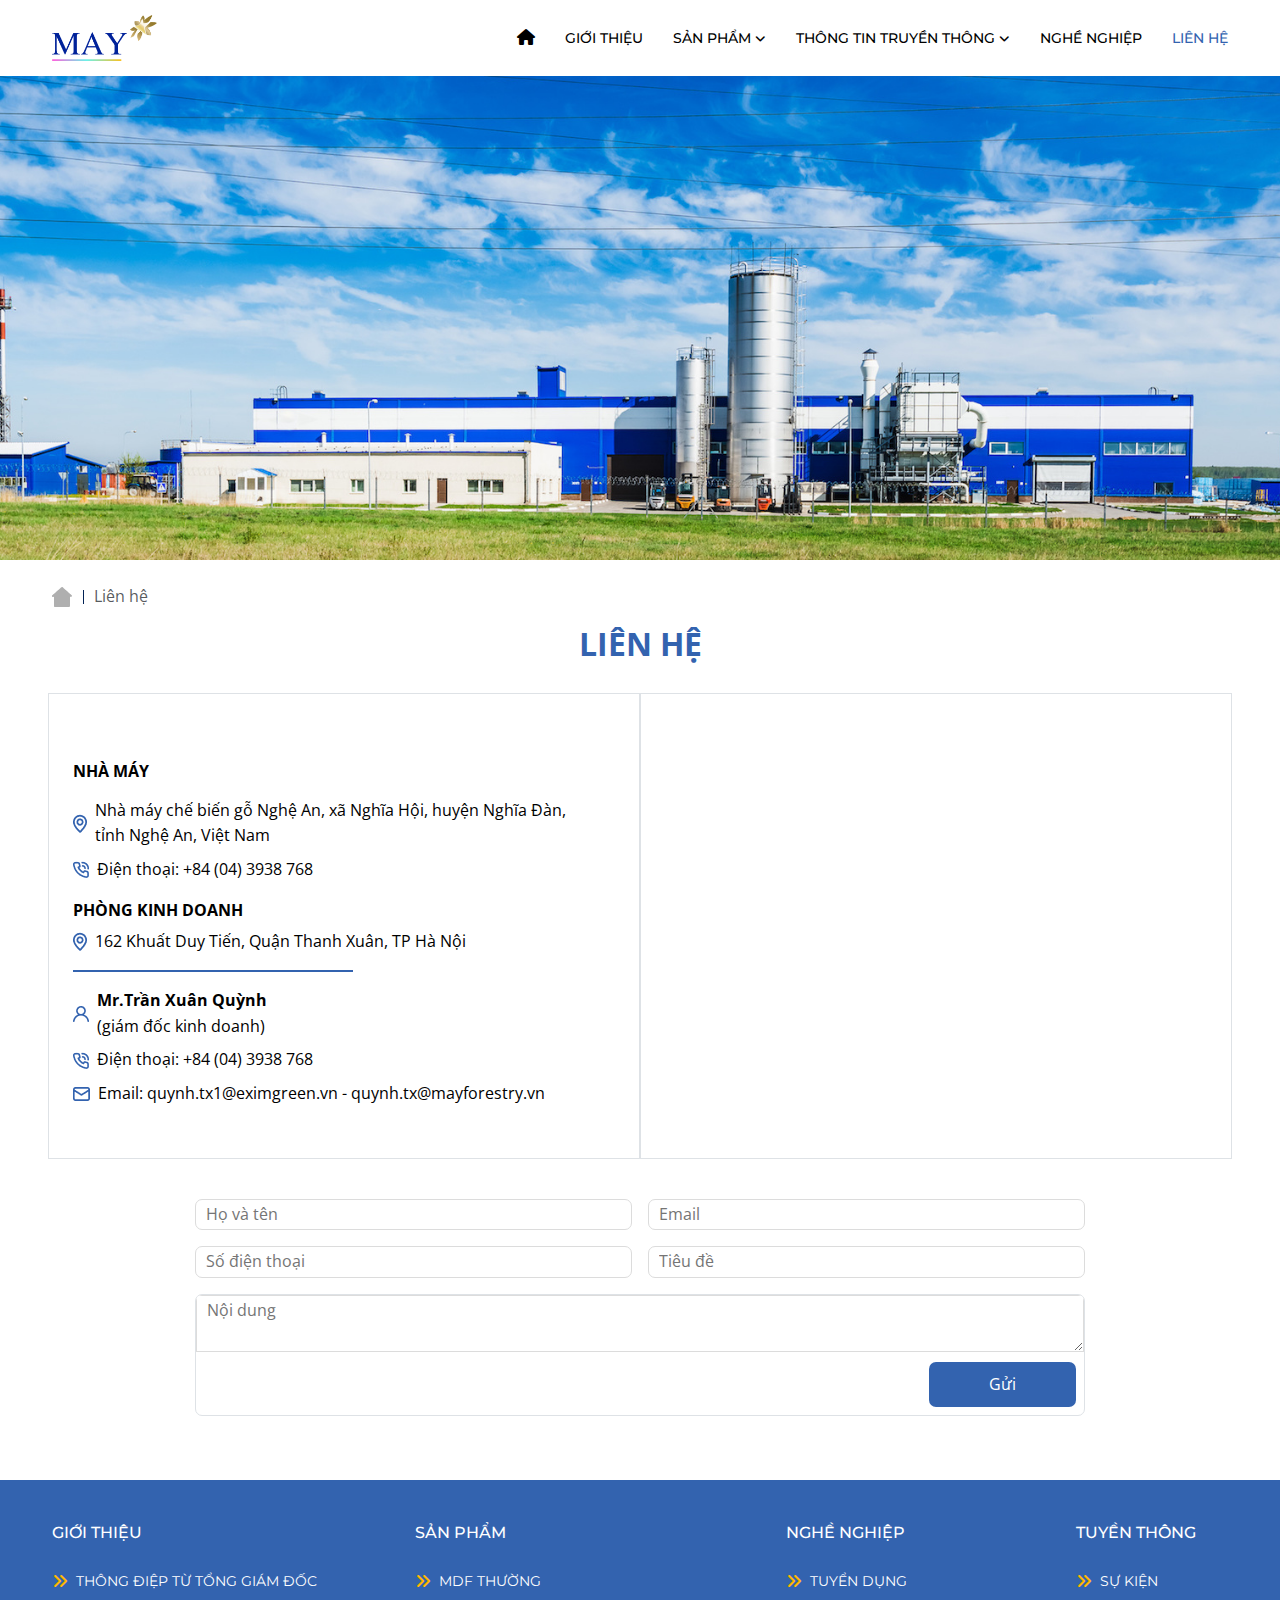
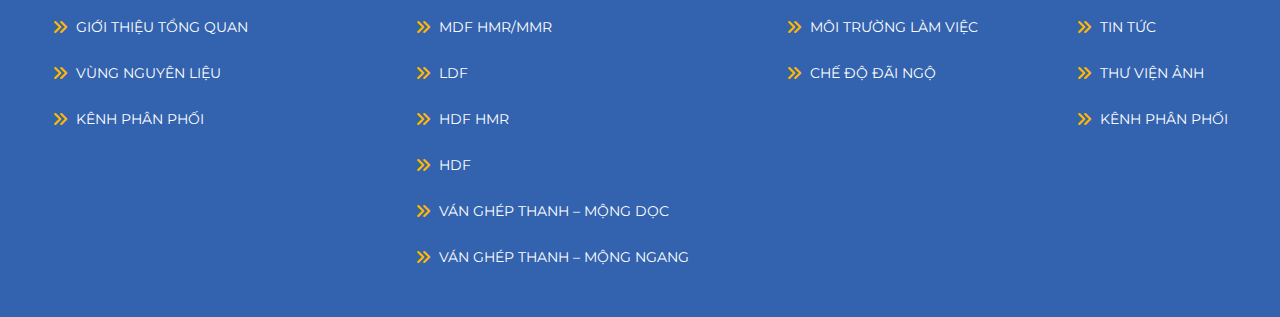
<file: src/connect.html>
<!DOCTYPE html>
<html lang="en">

<head>
    <meta charset="UTF-8">
    <meta name="viewport" content="width=device-width, initial-scale=1.0">
    <!-- bootstrap -->
    <link href="https://cdn.jsdelivr.net/npm/bootstrap@5.3.3/dist/css/bootstrap.min.css" rel="stylesheet"
        integrity="sha384-QWTKZyjpPEjISv5WaRU9OFeRpok6YctnYmDr5pNlyT2bRjXh0JMhjY6hW+ALEwIH" crossorigin="anonymous">
    <!-- font awesome -->
    <link rel="stylesheet" href="https://cdnjs.cloudflare.com/ajax/libs/font-awesome/6.4.0/css/all.min.css">
    <!-- slick carousel -->
    <link rel="stylesheet" href="../slick/slick.css">
    <link rel="stylesheet" href="../slick/slick-theme.css">

    <!-- font chữ -->
    <link rel="preconnect" href="https://fonts.googleapis.com">
    <link rel="preconnect" href="https://fonts.gstatic.com" crossorigin>
    <link href="https://fonts.googleapis.com/css2?family=Montserrat:ital,wght@0,100..900;1,100..900&display=swap"
        rel="stylesheet">
    <link rel="preconnect" href="https://fonts.googleapis.com">
    <link rel="preconnect" href="https://fonts.gstatic.com" crossorigin>
    <link href="https://fonts.googleapis.com/css2?family=Open+Sans:ital,wght@0,300..800;1,300..800&display=swap"
        rel="stylesheet">
    <!-- jquery -->
    <script src="https://code.jquery.com/jquery-3.7.1.min.js"
        integrity="sha256-/JqT3SQfawRcv/BIHPThkBvs0OEvtFFmqPF/lYI/Cxo=" crossorigin="anonymous"></script>
    <!-- custom css -->
    <link rel="stylesheet" href="../public/css/owlnav.css">
    <link rel="stylesheet" href="../public/css/styles.css">
    <link rel="stylesheet" href="../public/css/page.css">
    <link rel="stylesheet" href="../public/css/connect.css">
    <link rel="stylesheet" href="../public/css/reponsive.css">
    <title>Liên hệ</title>
</head>

<body data-bs-spy="scroll" data-target="#navbar">
    <header>
        <nav class="fixed-top sticky" id="navbar">
            <div class="container d-flex justify-content-between align-items-center nav__content">
                <div class="nav-logo">
                    <img src="../public/img/Group 47.png" style="width: 105px;" alt="">
                </div>
                <div class="nav-menu hide">
                    <div class="exit me-5">
                        <i class="exit-icon fa-solid fa-xmark"></i>
                    </div>
                    <ul class="menu-items d-flex justify-content-between align-items-center">
                        <li><a class="text-uppercase" href="/src/index.html">
                                <i class="fa-solid fa-house"></i>
                                <span>Trang Chủ</span>
                            </a></li>
                        <li><a class="text-uppercase" href="/src/Introduce.html">Giới thiệu</a></li>
                        <li><a class="text-uppercase" href="/src/pageProduct.html">Sản phẩm <i class="fa-solid fa-angle-down"></i>
                            </a></li>
                        <li><a class="text-uppercase" href="/src/event.html">thông tin truyền thông <i
                                    class="fa-solid fa-angle-down"></i>
                            </a></li>
                        <li><a class="text-uppercase" href="/src/recruitment.html">Nghề Nghiệp</a></li>
                        <li class="active"><a class="text-uppercase" href="/src/connect.html">liên hệ</a></li>
                        <li class="search-input">
                            <div class="group">
                                <svg viewBox="0 0 24 24" aria-hidden="true" class="icon">
                                  <g>
                                    <path
                                      d="M21.53 20.47l-3.66-3.66C19.195 15.24 20 13.214 20 11c0-4.97-4.03-9-9-9s-9 4.03-9 9 4.03 9 9 9c2.215 0 4.24-.804 5.808-2.13l3.66 3.66c.147.146.34.22.53.22s.385-.073.53-.22c.295-.293.295-.767.002-1.06zM3.5 11c0-4.135 3.365-7.5 7.5-7.5s7.5 3.365 7.5 7.5-3.365 7.5-7.5 7.5-7.5-3.365-7.5-7.5z"
                                    ></path>
                                  </g>
                                </svg>
                                <input class="input" type="search" placeholder="Search" />
                              </div>                              
                        </li>
                    </ul>
                </div>
                <div class="nav-mobile">
                    <i class="menu-icon fa-solid fa-bars"></i>
                </div>
                <!-- Search Box -->
                <!-- <div id="search-box" class="search-box hide">
                    <input type="text" placeholder="Search..." />
                    <button type="submit"><i class="fa-solid fa-search"></i></button>
                </div> -->
            </div>
        </nav>
    </header>
    <main>
        <section class="banner">
            <div class="banner__img">
                <img src="../public/img/banner.jpg" alt="">
            </div>
        </section>
        <!-- phần connnect -->
        <section class="connect py-4" style="font-family: Open Sans;">
            <div class="container">
                <div class="page__breadcrumb d-flex align-items-center">
                    <img src="../public/img/home.png" alt="">
                    <img src="../public/img/Rectangle 50.png" alt="">
                    <div class="text-muted">Liên hệ</div>
                </div>
                <div class="connect__content py-2">
                    <div class="connect__title xs-font text-uppercase text-center">
                        Liên Hệ
                    </div>
                    <div class="row px-2 mt-4">
                        <div class="col-md-6 border">
                            <section class="info px-4">
                                <div class="info__content d-flex align-items-center">
                                    <div class="info__left">
                                        <div class="mt-3 text-uppercase small-font" style="font-weight: 700;
                                            line-height: 22px;">
                                            Nhà máy
                                        </div>
                                        <div class="d-flex align-items-center mt-3">
                                            <img src="../public/img/addr.png" class="me-2" alt="">
                                            <span class="small-font">Nhà máy chế biến gỗ Nghệ An, xã Nghĩa Hội,
                                                huyện Nghĩa Đàn, <br>
                                                tỉnh Nghệ An, Việt Nam</span>
                                        </div>
                                        <div class="d-flex align-items-center mt-2">
                                            <img src="../public/img/phone.png" class="me-2" alt="">

                                            <span class="small-font">Điện thoại: +84 (04) 3938 768</span>
                                        </div>
                                        <div class="mt-3 text-uppercase small-font" style="font-weight: 700;
                                            line-height: 22px;">
                                            Phòng kinh doanh
                                        </div>
                                        <div class="d-flex align-items-center mt-2">
                                            <img src="../public/img/addr.png" class="me-2" alt="">
                                            <span class="small-font">162 Khuất Duy Tiến, Quận Thanh Xuân, TP Hà Nội
                                            </span>
                                        </div>
                                        <div class="mt-3" style="width: 280px; border: 1px solid #3363AF;
                                                "></div>
                                        <div class="d-flex align-items-center mt-3">
                                            <img src="../public/img/human_icon.png" class="me-2" alt="">

                                            <span class="small-font"><strong>Mr.Trần Xuân Quỳnh</strong> <br>
                                                (giám đốc kinh doanh)

                                            </span>
                                        </div>
                                        <div class="d-flex align-items-center mt-2">
                                            <img src="../public/img/phone.png" class="me-2" alt="">
                                            <span class="small-font">Điện thoại: +84 (04) 3938 768</span>
                                        </div>
                                        <div class="d-flex align-items-center mt-2">
                                            <img src="../public/img/email.png" class="me-2" alt="">
                                            <span class="small-font">Email: quynh.tx1@eximgreen.vn
                                                - quynh.tx@mayforestry.vn</span>
                                        </div>
                                    </div>
                                </div>
                            </section>
                        </div>
                        <div class="col-md-6 d-flex align-items-center border">
                            <iframe class=""
                                src="https://www.google.com/maps/embed?pb=!1m18!1m12!1m3!1d3724.690044441741!2d105.92918937467175!3d21.005058288593286!2m3!1f0!2f0!3f0!3m2!1i1024!2i768!4f13.1!3m3!1m2!1s0x3135a94c1f882977%3A0x6d016e6656923f46!2zSOG7jWMgdmnhu4duIE7DtG5nIE5naGnhu4dwIFZp4buHdCBOYW0!5e0!3m2!1svi!2s!4v1697252769542!5m2!1svi!2s"
                                width="100%" height="464" style="border:0;" allowfullscreen="" loading="lazy"
                                referrerpolicy="no-referrer-when-downgrade"></iframe>
                        </div>
                    </div>
                </div>
                <div class="connect__form py-4">
                    <form action="">
                        <div class="row">
                            <div class="col-md-6"><input class="w-100" type="text" placeholder="Họ và tên"></div>
                            <div class="col-md-6"><input class="w-100" type="text" placeholder="Email"></div>
                            <div class="col-md-6"><input class="w-100" type="text" placeholder="Số điện thoại"></div>
                            <div class="col-md-6"><input class="w-100" type="text" placeholder="Tiêu đề"></div>
                            <div class="col-md-12">
                                <label for="" class="w-100 border">
                                    <textarea name="" id="" placeholder="Nội dung" class="w-100"></textarea>
                                    <div class="text-end" style="padding: 2px 8px 8px 8px;"><button>Gửi</button></div>
                                </label>
                            </div>
                        </div>
                    </form>
                </div>
            </div>
        </section>
    </main>
        <!-- phần footer -->
        <footer>
            <div class="container">
                <div class="footer__content d-flex justify-content-between">
                    <div>
                        <span class="text-uppercase">Giới thiệu</span>
                        <ul class="mt-3">
                            <li class="mt-2 text-uppercase d-flex align-items-center">
                                <i style="color: #FFB800;" class="fa-solid fa-angles-right me-2"></i>
                                <a href="#">THÔNG ĐIỆP TỪ TỔNG GIÁM ĐỐC</a>
                            </li>
                            <li class="mt-2 text-uppercase d-flex align-items-center">
                                <i style="color: #FFB800;" class="fa-solid fa-angles-right me-2"></i>
                                <a href="#">GIỚI THIỆU TỔNG QUAN</a>
    
                            </li>
                            <li class="mt-2 text-uppercase d-flex align-items-center">
                                <i style="color: #FFB800;" class="fa-solid fa-angles-right me-2"></i>
                                <a href="#">VÙNG NGUYÊN LIỆU</a>
    
                            </li>
                            <li class="mt-2 text-uppercase d-flex align-items-center">
                                <i style="color: #FFB800;" class="fa-solid fa-angles-right me-2"></i>
                                <a href="#">KÊNH PHÂN PHỐI</a>
                            </li>
                        </ul>
                    </div>
                    <div>
                        <span class="text-uppercase">SẢN PHẨM</span>
                        <ul class="mt-3">
                            <li class="mt-2 text-uppercase d-flex align-items-center">
                                <i style="color: #FFB800;" class="fa-solid fa-angles-right me-2"></i>
                                <a href="#">MDF THƯỜNG</a>
                            </li>
                            <li class="mt-2 text-uppercase d-flex align-items-center">
                                <i style="color: #FFB800;" class="fa-solid fa-angles-right me-2"></i>
                                <a href="#">MDF HMR/MMR</a>
                            </li>
                            <li class="mt-2 text-uppercase d-flex align-items-center">
                                <i style="color: #FFB800;" class="fa-solid fa-angles-right me-2"></i>
                                <a href="#">LDF</a>
    
                            </li>
                            <li class="mt-2 text-uppercase d-flex align-items-center">
                                <i style="color: #FFB800;" class="fa-solid fa-angles-right me-2"></i>
    
                                <a href="#">HDF HMR</a>
                            </li>
                            <li class="mt-2 text-uppercase d-flex align-items-center">
                                <i style="color: #FFB800;" class="fa-solid fa-angles-right me-2"></i>
    
                                <a href="#">HDF</a>
                            </li>
                            <li class="mt-2 text-uppercase d-flex align-items-center">
                                <i style="color: #FFB800;" class="fa-solid fa-angles-right me-2"></i>
    
                                <a href="#">VÁN GHÉP THANH – MỘNG DỌC</a>
                            </li>
                            <li class="mt-2 text-uppercase d-flex align-items-center">
                                <i style="color: #FFB800;" class="fa-solid fa-angles-right me-2"></i>
    
                                <a href="#">VÁN GHÉP THANH – MỘNG ngang</a>
                            </li>
    
                        </ul>
                    </div>
                    <div>
                        <span class="text-uppercase">Nghề nghiệp</span>
                        <ul class="mt-3">
                            <li class="mt-2 text-uppercase d-flex align-items-center">
                                <i style="color: #FFB800;" class="fa-solid fa-angles-right me-2"></i>
                                <a href="#">TUYỂN DỤNG</a>
                            </li>
                            <li class="mt-2 text-uppercase d-flex align-items-center">
                                <i style="color: #FFB800;" class="fa-solid fa-angles-right me-2"></i>
                                <a href="#">MÔI TRƯỜNG LÀM VIỆC</a>
                            </li>
                            <li class="mt-2 text-uppercase d-flex align-items-center">
                                <i style="color: #FFB800;" class="fa-solid fa-angles-right me-2"></i>
                                <a href="#">CHẾ ĐỘ ĐÃI NGỘ</a>
                            </li>
                        </ul>
                    </div>
                    <div>
                        <span class="text-uppercase">Tuyền thông</span>
                        <ul class="mt-3">
                            <li class="mt-2 text-uppercase d-flex align-items-center">
                                <i style="color: #FFB800;" class="fa-solid fa-angles-right me-2"></i>
                                <a href="#">Sự kiện</a>
                            </li>
                            <li class="mt-2 text-uppercase d-flex align-items-center">
                                <i style="color: #FFB800;" class="fa-solid fa-angles-right me-2"></i>
                                <a href="#">Tin tức</a>
    
                            </li>
                            <li class="mt-2 text-uppercase d-flex align-items-center">
                                <i style="color: #FFB800;" class="fa-solid fa-angles-right me-2"></i>
                                <a href="#"> Thư viện ảnh</a>
    
                            </li>
                            <li class="mt-2 text-uppercase d-flex align-items-center">
                                <i style="color: #FFB800;" class="fa-solid fa-angles-right me-2"></i>
                                <a href="#">KÊNH PHÂN PHỐI</a>
                            </li>
                        </ul>
                    </div>
                </div>
            </div>
        </footer>
    
        <!-- footer-bot -->
        <div class="footer-bot py-4">
            <div class="container">
                <div class="row">
                    <div class="col-md-4 mt-4">
                        <div class="footer-bot__title text-uppercase">Công ty Cổ Lâm nghiệp tháng Năm</div>
                        <div class="d-flex align-items-start">
                            <img src="../public/img/addr.png" class="me-2" alt="">
                            <div class="small-font">Nhà máy chế biến gỗ Nghệ An, xã Nghĩa Hội, huyện Nghĩa Đàn,tỉnh Nghệ An,
                                Việt Nam</div>
                        </div>
                        <div class="d-flex align-items-start mt-1">
                            <img src="../public/img/phone.png" class="me-2" alt="">
    
                            <span class="small-font">Điện thoại: +84 (04) 3938 768</span>
                        </div>
                    </div>
                    <div class="col-md-4 mt-4">
                        <div class="footer-bot__title text-uppercase">Liên kết nhanh</div>
                        <a href="#" class="small-font d-block">Sản phẩm</a>
                        <a href="#" class="small-font d-block">Giới thiệu</a>
                        <a href="#" class="small-font d-block">Thông tin truyền thông</a>
                        <a href="#" class="small-font d-block">Nghề nghiệp</a>
                        <a href="#" class="small-font d-block">Liên hệ</a>
                    </div>
                    <div class="col-md-4 mt-4">
                        <div class="footer-bot__title text-uppercase">Mạng Xã hội</div>
                        <div class="footer-bot__icon">
                            <i class="fa-brands fa-facebook-f me-2"></i>
                            <i class="fa-brands fa-youtube me-2"></i>
                            <i class="fa-brands fa-twitter me-2"></i>
                            <i class="fa-brands fa-telegram me-2"></i>
                        </div>
                    </div>
                </div>
                <div class="mt-4" style="width: 100%;
                border: 1px solid #D9D9D9;">
                </div>
                <div class="mt-3" style="font-family: Montserrat;
                font-size: 12px;
                font-weight: 400;
                line-height: 14.63px;
                text-align: left;
                color: #D9D9D9;
                ">THIẾT KẾ WEB BỞI MAIATECH</div>
            </div>
        </div>
</body>
<!-- bootstrap js -->
<script src="https://cdn.jsdelivr.net/npm/bootstrap@5.3.3/dist/js/bootstrap.bundle.min.js"
    integrity="sha384-YvpcrYf0tY3lHB60NNkmXc5s9fDVZLESaAA55NDzOxhy9GkcIdslK1eN7N6jIeHz"
    crossorigin="anonymous"></script>

<script src="./main.js"></script>


</html>
</file>
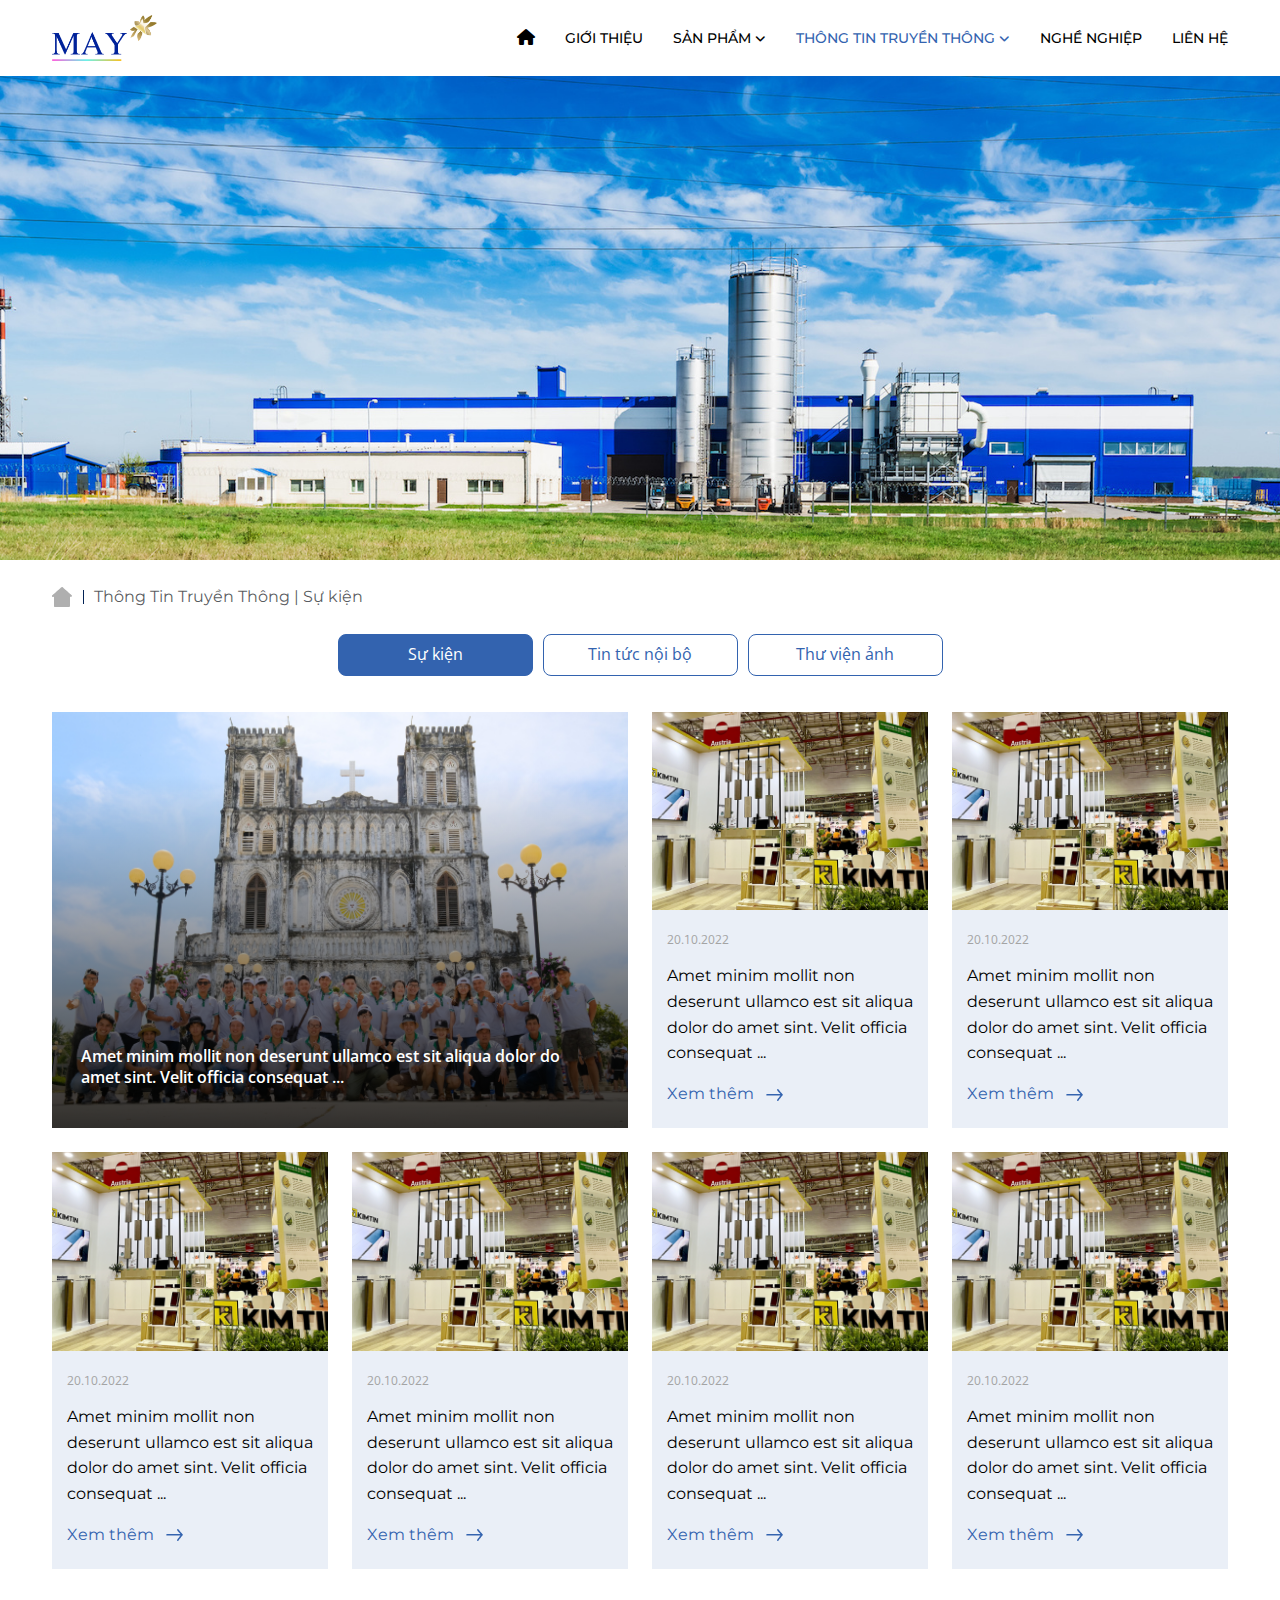
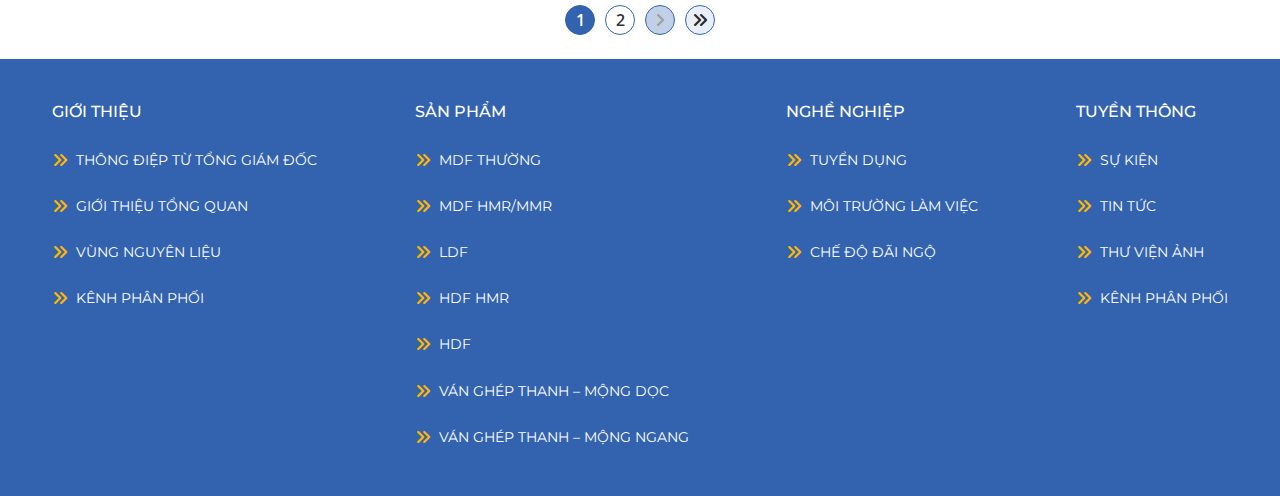
<file: src/event.html>
<!DOCTYPE html>
<html lang="en">

<head>
    <meta charset="UTF-8">
    <meta name="viewport" content="width=device-width, initial-scale=1.0">
    <!-- bootstrap -->
    <link href="https://cdn.jsdelivr.net/npm/bootstrap@5.3.3/dist/css/bootstrap.min.css" rel="stylesheet"
        integrity="sha384-QWTKZyjpPEjISv5WaRU9OFeRpok6YctnYmDr5pNlyT2bRjXh0JMhjY6hW+ALEwIH" crossorigin="anonymous">
    <!-- font awesome -->
    <link rel="stylesheet" href="https://cdnjs.cloudflare.com/ajax/libs/font-awesome/6.4.0/css/all.min.css">
    <!-- slick carousel -->
    <link rel="stylesheet" href="../slick/slick.css">
    <link rel="stylesheet" href="../slick/slick-theme.css">

    <!-- font chữ -->
    <link rel="preconnect" href="https://fonts.googleapis.com">
    <link rel="preconnect" href="https://fonts.gstatic.com" crossorigin>
    <link href="https://fonts.googleapis.com/css2?family=Montserrat:ital,wght@0,100..900;1,100..900&display=swap"
        rel="stylesheet">
    <link rel="preconnect" href="https://fonts.googleapis.com">
    <link rel="preconnect" href="https://fonts.gstatic.com" crossorigin>
    <link href="https://fonts.googleapis.com/css2?family=Open+Sans:ital,wght@0,300..800;1,300..800&display=swap"
        rel="stylesheet">
    <!-- jquery -->
    <script src="https://code.jquery.com/jquery-3.7.1.min.js"
        integrity="sha256-/JqT3SQfawRcv/BIHPThkBvs0OEvtFFmqPF/lYI/Cxo=" crossorigin="anonymous"></script>
    <!-- custom css -->
    <link rel="stylesheet" href="../public/css/owlnav.css">
    <link rel="stylesheet" href="../public/css/styles.css">
    <link rel="stylesheet" href="../public/css/page.css">
    <link rel="stylesheet" href="../public/css/reponsive.css">
    <title>Sự kiện</title>
</head>

<body data-bs-spy="scroll" data-target="#navbar">
    <header>
        <nav class="fixed-top sticky" id="navbar">
            <div class="container d-flex justify-content-between align-items-center nav__content">
                <div class="nav-logo">
                    <img src="../public/img/Group 47.png" style="width: 105px;" alt="">
                </div>
                <div class="nav-menu hide">
                    <div class="exit me-5">
                        <i class="exit-icon fa-solid fa-xmark"></i>
                    </div>
                    <ul class="menu-items d-flex justify-content-between align-items-center">
                        <li><a class="text-uppercase" href="/src/index.html">
                                <i class="fa-solid fa-house"></i>
                                <span>Trang Chủ</span>
                            </a></li>
                        <li class=""><a class="text-uppercase" href="/src/Introduce.html">Giới thiệu</a></li>
                        <li><a class="text-uppercase" href="/src/pageProduct.html">Sản phẩm <i
                                    class="fa-solid fa-angle-down"></i>
                            </a></li>
                        <li class="active"><a class="text-uppercase" href="/src/event.html">thông tin truyền thông <i
                                    class="fa-solid fa-angle-down"></i>
                            </a></li>
                        <li><a class="text-uppercase" href="/src/recruitment.html">Nghề Nghiệp</a></li>
                        <li><a class="text-uppercase" href="/src/connect.html">liên hệ</a></li>
                        <li class="search-input">
                            <div class="group">
                                <svg viewBox="0 0 24 24" aria-hidden="true" class="icon">
                                    <g>
                                        <path
                                            d="M21.53 20.47l-3.66-3.66C19.195 15.24 20 13.214 20 11c0-4.97-4.03-9-9-9s-9 4.03-9 9 4.03 9 9 9c2.215 0 4.24-.804 5.808-2.13l3.66 3.66c.147.146.34.22.53.22s.385-.073.53-.22c.295-.293.295-.767.002-1.06zM3.5 11c0-4.135 3.365-7.5 7.5-7.5s7.5 3.365 7.5 7.5-3.365 7.5-7.5 7.5-7.5-3.365-7.5-7.5z">
                                        </path>
                                    </g>
                                </svg>
                                <input class="input" type="search" placeholder="Search" />
                            </div>
                        </li>
                    </ul>
                </div>
                <div class="nav-mobile">
                    <i class="menu-icon fa-solid fa-bars"></i>
                </div>
                <!-- Search Box -->
                <!-- <div id="search-box" class="search-box hide">
                    <input type="text" placeholder="Search..." />
                    <button type="submit"><i class="fa-solid fa-search"></i></button>
                </div> -->
            </div>
        </nav>
    </header>
    <main>
        <section class="banner">
            <div class="banner__img">
                <img src="../public/img/banner.jpg" alt="">
            </div>
        </section>
        <!-- phần page -->
        <section class="page py-4">
            <div class="container">
                <div class="page__breadcrumb d-flex align-items-center">
                    <img src="../public/img/home.png" alt="">
                    <img src="../public/img/Rectangle 50.png" alt="">
                    <div class="text-muted">Thông Tin Truyền Thông | Sự kiện </div>
                </div>
                <div class="page__bar small-font mt-4 text-center d-flex justify-content-center flex-wrap">
                    <div class="d-flex align-items-center justify-content-center active"><a href="/src/event.html">Sự kiện</a></div>
                    <div class="d-flex align-items-center justify-content-center"><a href="/src/newsInternal.html">Tin tức nội bộ</a></div>
                    <div class="d-flex align-items-center justify-content-center"><a href="/src/galery.html">Thư viện ảnh</a></div>
                </div>
                <div class="page__content mt-4">
                    <div class="row">
                        <a href="/src/newsDetails.html" class="col-md-6 position-relative">
                            <div class="position-relative w-100 h-100">
                                <img src="../public/img/9 1.png" class="w-100 h-100" alt="">
                                <div class="position-absolute gradient"></div>
                                <div class="position-absolute page__content__text">Amet minim mollit non deserunt
                                    ullamco est sit aliqua dolor do amet sint. Velit officia consequat ...</div>
                            </div>
                        </a>
                        <div class="col-md-3 page__card">
                            <img src="../public/img/Rectangle 61.png" class="w-100" alt="">
                            <div class="page__card__content d-flex justify-content-between flex-column">
                                <div class="card__date" style="font-family: Open Sans;
                                font-size: 12px;
                                font-weight: 400;
                                line-height: 16.34px;
                                text-align: left;
                                color: #A4A4A4;
                                ">20.10.2022</div>
                                <div class="card__text small-font">Amet minim mollit non deserunt ullamco est sit aliqua
                                    dolor do
                                    amet sint. Velit officia consequat ...</div>
                                <a  href="#"><span class="small-font me-2" style="color: #3363AF;">Xem thêm</span> <img
                                        src="../public/img/muiten.png" alt=""></a>
                            </div>
                        </div>
                        <div class="col-md-3 page__card">
                            <img src="../public/img/Rectangle 61.png" class="w-100" alt="">
                            <div class="page__card__content d-flex justify-content-between flex-column">
                                <div class="card__date" style="font-family: Open Sans;
                                font-size: 12px;
                                font-weight: 400;
                                line-height: 16.34px;
                                text-align: left;
                                color: #A4A4A4;
                                ">20.10.2022</div>
                                <div class="card__text small-font">Amet minim mollit non deserunt ullamco est sit aliqua
                                    dolor do
                                    amet sint. Velit officia consequat ...</div>
                                <a href="#"><span class="small-font me-2" style="color: #3363AF;">Xem thêm</span> <img
                                        src="../public/img/muiten.png" alt=""></a>
                            </div>
                        </div>
                        <div class="col-md-3 page__card">
                            <img src="../public/img/Rectangle 61.png" class="w-100" alt="">
                            <div class="page__card__content d-flex justify-content-between flex-column">
                                <div class="card__date" style="font-family: Open Sans;
                                font-size: 12px;
                                font-weight: 400;
                                line-height: 16.34px;
                                text-align: left;
                                color: #A4A4A4;
                                ">20.10.2022</div>
                                <div class="card__text small-font">Amet minim mollit non deserunt ullamco est sit aliqua
                                    dolor do
                                    amet sint. Velit officia consequat ...</div>
                                <a  href="#"><span class="small-font me-2" style="color: #3363AF;">Xem thêm</span> <img
                                        src="../public/img/muiten.png" alt=""></a>
                            </div>
                        </div>
                        <div class="col-md-3 page__card">
                            <img src="../public/img/Rectangle 61.png" class="w-100" alt="">
                            <div class="page__card__content d-flex justify-content-between flex-column">
                                <div class="card__date" style="font-family: Open Sans;
                                font-size: 12px;
                                font-weight: 400;
                                line-height: 16.34px;
                                text-align: left;
                                color: #A4A4A4;
                                ">20.10.2022</div>
                                <div class="card__text small-font">Amet minim mollit non deserunt ullamco est sit aliqua
                                    dolor do
                                    amet sint. Velit officia consequat ...</div>
                                <a href="#"><span class="small-font me-2" style="color: #3363AF;">Xem thêm</span> <img
                                        src="../public/img/muiten.png" alt=""></a>
                            </div>
                        </div>
                        <div class="col-md-3 page__card">
                            <img src="../public/img/Rectangle 61.png" class="w-100" alt="">
                            <div class="page__card__content d-flex justify-content-between flex-column">
                                <div class="card__date" style="font-family: Open Sans;
                                font-size: 12px;
                                font-weight: 400;
                                line-height: 16.34px;
                                text-align: left;
                                color: #A4A4A4;
                                ">20.10.2022</div>
                                <div class="card__text small-font">Amet minim mollit non deserunt ullamco est sit aliqua
                                    dolor do
                                    amet sint. Velit officia consequat ...</div>
                                <a href="#"><span class="small-font me-2" style="color: #3363AF;">Xem thêm</span> <img
                                        src="../public/img/muiten.png" alt=""></a>
                            </div>
                        </div>
                        <div class="col-md-3 page__card">
                            <img src="../public/img/Rectangle 61.png" class="w-100" alt="">
                            <div class="page__card__content d-flex justify-content-between flex-column">
                                <div class="card__date" style="font-family: Open Sans;
                                font-size: 12px;
                                font-weight: 400;
                                line-height: 16.34px;
                                text-align: left;
                                color: #A4A4A4;
                                ">20.10.2022</div>
                                <div class="card__text small-font">Amet minim mollit non deserunt ullamco est sit aliqua
                                    dolor do
                                    amet sint. Velit officia consequat ...</div>
                                <a href="#"><span class="small-font me-2" style="color: #3363AF;">Xem thêm</span> <img
                                        src="../public/img/muiten.png" alt=""></a>
                            </div>
                        </div>
                    </div>
                </div>
                <div class="pagination d-flex justify-content-center mt-4">
                    <ul class="pagination-item d-flex justify-content-center align-items-center">
                        <li class="active d-flex justify-content-center align-items-center"><a href="#">1</a></li>
                        <li class="d-flex justify-content-center align-items-center"><a href="#">2</a></li>
                        <li class="d-flex justify-content-center align-items-center next"><a href="#"><i
                                    class="fa-solid fa-angle-right"></i></a></li>
                        <li class="d-flex justify-content-center align-items-center double-right"><a href="#"><i
                                    class="fa-solid fa-angles-right"></i></a></li>
                    </ul>
                    <div class="more align-items-center justify-content-center">
                        <a href="#">Xem thêm</a>
                    </div>
                </div>
            </div>
        </section>
    </main>
        <!-- phần footer -->
        <footer>
            <div class="container">
                <div class="footer__content d-flex justify-content-between">
                    <div>
                        <span class="text-uppercase">Giới thiệu</span>
                        <ul class="mt-3">
                            <li class="mt-2 text-uppercase d-flex align-items-center">
                                <i style="color: #FFB800;" class="fa-solid fa-angles-right me-2"></i>
                                <a href="#">THÔNG ĐIỆP TỪ TỔNG GIÁM ĐỐC</a>
                            </li>
                            <li class="mt-2 text-uppercase d-flex align-items-center">
                                <i style="color: #FFB800;" class="fa-solid fa-angles-right me-2"></i>
                                <a href="#">GIỚI THIỆU TỔNG QUAN</a>
    
                            </li>
                            <li class="mt-2 text-uppercase d-flex align-items-center">
                                <i style="color: #FFB800;" class="fa-solid fa-angles-right me-2"></i>
                                <a href="#">VÙNG NGUYÊN LIỆU</a>
    
                            </li>
                            <li class="mt-2 text-uppercase d-flex align-items-center">
                                <i style="color: #FFB800;" class="fa-solid fa-angles-right me-2"></i>
                                <a href="#">KÊNH PHÂN PHỐI</a>
                            </li>
                        </ul>
                    </div>
                    <div>
                        <span class="text-uppercase">SẢN PHẨM</span>
                        <ul class="mt-3">
                            <li class="mt-2 text-uppercase d-flex align-items-center">
                                <i style="color: #FFB800;" class="fa-solid fa-angles-right me-2"></i>
                                <a href="#">MDF THƯỜNG</a>
                            </li>
                            <li class="mt-2 text-uppercase d-flex align-items-center">
                                <i style="color: #FFB800;" class="fa-solid fa-angles-right me-2"></i>
                                <a href="#">MDF HMR/MMR</a>
                            </li>
                            <li class="mt-2 text-uppercase d-flex align-items-center">
                                <i style="color: #FFB800;" class="fa-solid fa-angles-right me-2"></i>
                                <a href="#">LDF</a>
    
                            </li>
                            <li class="mt-2 text-uppercase d-flex align-items-center">
                                <i style="color: #FFB800;" class="fa-solid fa-angles-right me-2"></i>
    
                                <a href="#">HDF HMR</a>
                            </li>
                            <li class="mt-2 text-uppercase d-flex align-items-center">
                                <i style="color: #FFB800;" class="fa-solid fa-angles-right me-2"></i>
    
                                <a href="#">HDF</a>
                            </li>
                            <li class="mt-2 text-uppercase d-flex align-items-center">
                                <i style="color: #FFB800;" class="fa-solid fa-angles-right me-2"></i>
    
                                <a href="#">VÁN GHÉP THANH – MỘNG DỌC</a>
                            </li>
                            <li class="mt-2 text-uppercase d-flex align-items-center">
                                <i style="color: #FFB800;" class="fa-solid fa-angles-right me-2"></i>
    
                                <a href="#">VÁN GHÉP THANH – MỘNG ngang</a>
                            </li>
    
                        </ul>
                    </div>
                    <div>
                        <span class="text-uppercase">Nghề nghiệp</span>
                        <ul class="mt-3">
                            <li class="mt-2 text-uppercase d-flex align-items-center">
                                <i style="color: #FFB800;" class="fa-solid fa-angles-right me-2"></i>
                                <a href="#">TUYỂN DỤNG</a>
                            </li>
                            <li class="mt-2 text-uppercase d-flex align-items-center">
                                <i style="color: #FFB800;" class="fa-solid fa-angles-right me-2"></i>
                                <a href="#">MÔI TRƯỜNG LÀM VIỆC</a>
                            </li>
                            <li class="mt-2 text-uppercase d-flex align-items-center">
                                <i style="color: #FFB800;" class="fa-solid fa-angles-right me-2"></i>
                                <a href="#">CHẾ ĐỘ ĐÃI NGỘ</a>
                            </li>
                        </ul>
                    </div>
                    <div>
                        <span class="text-uppercase">Tuyền thông</span>
                        <ul class="mt-3">
                            <li class="mt-2 text-uppercase d-flex align-items-center">
                                <i style="color: #FFB800;" class="fa-solid fa-angles-right me-2"></i>
                                <a href="#">Sự kiện</a>
                            </li>
                            <li class="mt-2 text-uppercase d-flex align-items-center">
                                <i style="color: #FFB800;" class="fa-solid fa-angles-right me-2"></i>
                                <a href="#">Tin tức</a>
    
                            </li>
                            <li class="mt-2 text-uppercase d-flex align-items-center">
                                <i style="color: #FFB800;" class="fa-solid fa-angles-right me-2"></i>
                                <a href="#"> Thư viện ảnh</a>
    
                            </li>
                            <li class="mt-2 text-uppercase d-flex align-items-center">
                                <i style="color: #FFB800;" class="fa-solid fa-angles-right me-2"></i>
                                <a href="#">KÊNH PHÂN PHỐI</a>
                            </li>
                        </ul>
                    </div>
                </div>
            </div>
        </footer>
    
        <!-- footer-bot -->
        <div class="footer-bot py-4">
            <div class="container">
                <div class="row">
                    <div class="col-md-4 mt-4">
                        <div class="footer-bot__title text-uppercase">Công ty Cổ Lâm nghiệp tháng Năm</div>
                        <div class="d-flex align-items-start">
                            <img src="../public/img/addr.png" class="me-2" alt="">
                            <div class="small-font">Nhà máy chế biến gỗ Nghệ An, xã Nghĩa Hội, huyện Nghĩa Đàn,tỉnh Nghệ An,
                                Việt Nam</div>
                        </div>
                        <div class="d-flex align-items-start mt-1">
                            <img src="../public/img/phone.png" class="me-2" alt="">
    
                            <span class="small-font">Điện thoại: +84 (04) 3938 768</span>
                        </div>
                    </div>
                    <div class="col-md-4 mt-4">
                        <div class="footer-bot__title text-uppercase">Liên kết nhanh</div>
                        <a href="#" class="small-font d-block">Sản phẩm</a>
                        <a href="#" class="small-font d-block">Giới thiệu</a>
                        <a href="#" class="small-font d-block">Thông tin truyền thông</a>
                        <a href="#" class="small-font d-block">Nghề nghiệp</a>
                        <a href="#" class="small-font d-block">Liên hệ</a>
                    </div>
                    <div class="col-md-4 mt-4">
                        <div class="footer-bot__title text-uppercase">Mạng Xã hội</div>
                        <div class="footer-bot__icon">
                            <i class="fa-brands fa-facebook-f me-2"></i>
                            <i class="fa-brands fa-youtube me-2"></i>
                            <i class="fa-brands fa-twitter me-2"></i>
                            <i class="fa-brands fa-telegram me-2"></i>
                        </div>
                    </div>
                </div>
                <div class="mt-4" style="width: 100%;
                border: 1px solid #D9D9D9;">
                </div>
                <div class="mt-3" style="font-family: Montserrat;
                font-size: 12px;
                font-weight: 400;
                line-height: 14.63px;
                text-align: left;
                color: #D9D9D9;
                ">THIẾT KẾ WEB BỞI MAIATECH</div>
            </div>
        </div>
</body>
<!-- bootstrap js -->
<script src="https://cdn.jsdelivr.net/npm/bootstrap@5.3.3/dist/js/bootstrap.bundle.min.js"
    integrity="sha384-YvpcrYf0tY3lHB60NNkmXc5s9fDVZLESaAA55NDzOxhy9GkcIdslK1eN7N6jIeHz"
    crossorigin="anonymous"></script>

<script src="./main.js"></script>


</html>
</file>
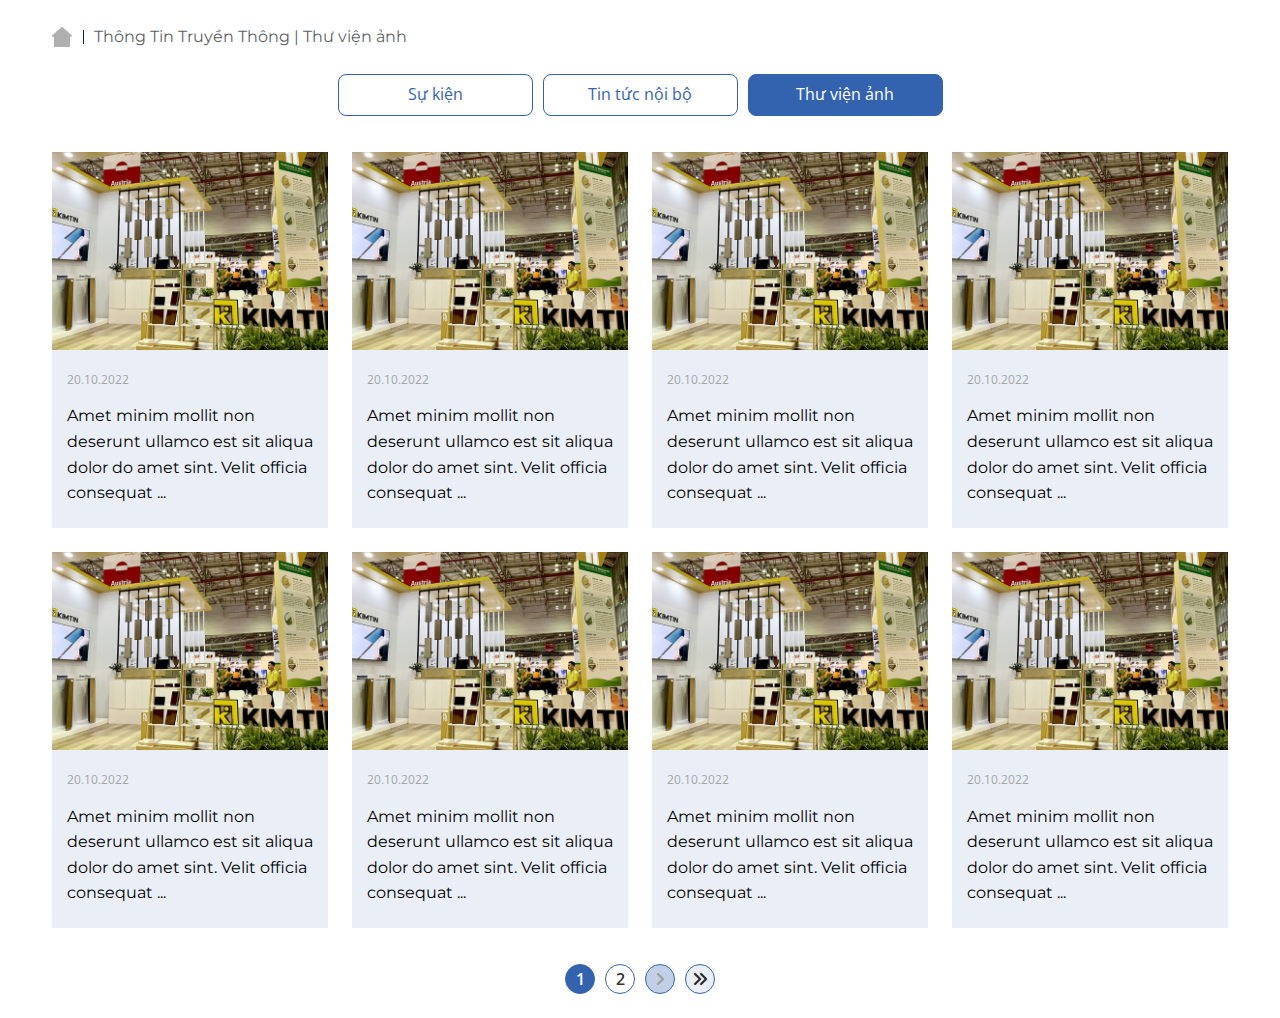
<file: src/galery.html>
<!DOCTYPE html>
<html lang="en">

<head>
    <meta charset="UTF-8">
    <meta name="viewport" content="width=device-width, initial-scale=1.0">
    <!-- bootstrap -->
    <link href="https://cdn.jsdelivr.net/npm/bootstrap@5.3.3/dist/css/bootstrap.min.css" rel="stylesheet"
        integrity="sha384-QWTKZyjpPEjISv5WaRU9OFeRpok6YctnYmDr5pNlyT2bRjXh0JMhjY6hW+ALEwIH" crossorigin="anonymous">
    <!-- font awesome -->
    <link rel="stylesheet" href="https://cdnjs.cloudflare.com/ajax/libs/font-awesome/6.4.0/css/all.min.css">
    <!-- slick carousel -->
    <link rel="stylesheet" href="../slick/slick.css">
    <link rel="stylesheet" href="../slick/slick-theme.css">

    <!-- font chữ -->
    <link rel="preconnect" href="https://fonts.googleapis.com">
    <link rel="preconnect" href="https://fonts.gstatic.com" crossorigin>
    <link href="https://fonts.googleapis.com/css2?family=Montserrat:ital,wght@0,100..900;1,100..900&display=swap"
        rel="stylesheet">
    <link rel="preconnect" href="https://fonts.googleapis.com">
    <link rel="preconnect" href="https://fonts.gstatic.com" crossorigin>
    <link href="https://fonts.googleapis.com/css2?family=Open+Sans:ital,wght@0,300..800;1,300..800&display=swap"
        rel="stylesheet">
    <!-- jquery -->
    <script src="https://code.jquery.com/jquery-3.7.1.min.js"
        integrity="sha256-/JqT3SQfawRcv/BIHPThkBvs0OEvtFFmqPF/lYI/Cxo=" crossorigin="anonymous"></script>
    <!-- custom css -->
    <link rel="stylesheet" href="../public/css/owlnav.css">
    <link rel="stylesheet" href="../public/css/styles.css">
    <link rel="stylesheet" href="../public/css/page.css">
    <link rel="stylesheet" href="../public/css/reponsive.css">
    <title>Thư viện ảnh</title>
</head>

<body>
    <main>
        <!-- phần page -->
        <section class="page py-4">
            <div class="container">
                <div class="page__breadcrumb d-flex align-items-center">
                    <img src="../public/img/home.png" alt="">
                    <img src="../public/img/Rectangle 50.png" alt="">
                    <div class="text-muted">Thông Tin Truyền Thông | Thư viện ảnh</div>
                </div>
                <div class="page__bar small-font mt-4 text-center d-flex justify-content-center flex-wrap">
                    <div class="d-flex align-items-center justify-content-center"><a href="#">Sự kiện</a></div>
                    <div class="d-flex align-items-center justify-content-center"><a href="#">Tin tức nội bộ</a></div>
                    <div class="d-flex align-items-center justify-content-center active"><a href="#">Thư viện ảnh</a>
                    </div>
                </div>
                <div class="page__content mt-4">
                    <div class="row">
                        <div class="col-md-3 page__card">
                            <img src="../public/img/Rectangle 61.png" class="w-100" alt="">
                            <div class="page__card__content d-flex justify-content-between flex-column">
                                <div class="card__date" style="font-family: Open Sans;
                                font-size: 12px;
                                font-weight: 400;
                                line-height: 16.34px;
                                text-align: left;
                                color: #A4A4A4;
                                ">20.10.2022</div>
                                <div class="card__text small-font">Amet minim mollit non deserunt ullamco est sit aliqua
                                    dolor do
                                    amet sint. Velit officia consequat ...</div>
                            </div>
                        </div>
                        <div class="col-md-3 page__card">
                            <img src="../public/img/Rectangle 61.png" class="w-100" alt="">
                            <div class="page__card__content d-flex justify-content-between flex-column">
                                <div class="card__date" style="font-family: Open Sans;
                                font-size: 12px;
                                font-weight: 400;
                                line-height: 16.34px;
                                text-align: left;
                                color: #A4A4A4;
                                ">20.10.2022</div>
                                <div class="card__text small-font">Amet minim mollit non deserunt ullamco est sit aliqua
                                    dolor do
                                    amet sint. Velit officia consequat ...</div>
                            </div>
                        </div>
                        <div class="col-md-3 page__card">
                            <img src="../public/img/Rectangle 61.png" class="w-100" alt="">
                            <div class="page__card__content d-flex justify-content-between flex-column">
                                <div class="card__date" style="font-family: Open Sans;
                                font-size: 12px;
                                font-weight: 400;
                                line-height: 16.34px;
                                text-align: left;
                                color: #A4A4A4;
                                ">20.10.2022</div>
                                <div class="card__text small-font">Amet minim mollit non deserunt ullamco est sit aliqua
                                    dolor do
                                    amet sint. Velit officia consequat ...</div>
                            </div>
                        </div>
                        <div class="col-md-3 page__card">
                            <img src="../public/img/Rectangle 61.png" class="w-100" alt="">
                            <div class="page__card__content d-flex justify-content-between flex-column">
                                <div class="card__date" style="font-family: Open Sans;
                                font-size: 12px;
                                font-weight: 400;
                                line-height: 16.34px;
                                text-align: left;
                                color: #A4A4A4;
                                ">20.10.2022</div>
                                <div class="card__text small-font">Amet minim mollit non deserunt ullamco est sit aliqua
                                    dolor do
                                    amet sint. Velit officia consequat ...</div>
                            </div>
                        </div>
                        <div class="col-md-3 page__card">
                            <img src="../public/img/Rectangle 61.png" class="w-100" alt="">
                            <div class="page__card__content d-flex justify-content-between flex-column">
                                <div class="card__date" style="font-family: Open Sans;
                                font-size: 12px;
                                font-weight: 400;
                                line-height: 16.34px;
                                text-align: left;
                                color: #A4A4A4;
                                ">20.10.2022</div>
                                <div class="card__text small-font">Amet minim mollit non deserunt ullamco est sit aliqua
                                    dolor do
                                    amet sint. Velit officia consequat ...</div>
                            </div>
                        </div>
                        <div class="col-md-3 page__card">
                            <img src="../public/img/Rectangle 61.png" class="w-100" alt="">
                            <div class="page__card__content d-flex justify-content-between flex-column">
                                <div class="card__date" style="font-family: Open Sans;
                                font-size: 12px;
                                font-weight: 400;
                                line-height: 16.34px;
                                text-align: left;
                                color: #A4A4A4;
                                ">20.10.2022</div>
                                <div class="card__text small-font">Amet minim mollit non deserunt ullamco est sit aliqua
                                    dolor do
                                    amet sint. Velit officia consequat ...</div>
                            </div>
                        </div>
                        <div class="col-md-3 page__card">
                            <img src="../public/img/Rectangle 61.png" class="w-100" alt="">
                            <div class="page__card__content d-flex justify-content-between flex-column">
                                <div class="card__date" style="font-family: Open Sans;
                                font-size: 12px;
                                font-weight: 400;
                                line-height: 16.34px;
                                text-align: left;
                                color: #A4A4A4;
                                ">20.10.2022</div>
                                <div class="card__text small-font">Amet minim mollit non deserunt ullamco est sit aliqua
                                    dolor do
                                    amet sint. Velit officia consequat ...</div>
                            </div>
                        </div>
                        <div class="col-md-3 page__card">
                            <img src="../public/img/Rectangle 61.png" class="w-100" alt="">
                            <div class="page__card__content d-flex justify-content-between flex-column">
                                <div class="card__date" style="font-family: Open Sans;
                                font-size: 12px;
                                font-weight: 400;
                                line-height: 16.34px;
                                text-align: left;
                                color: #A4A4A4;
                                ">20.10.2022</div>
                                <div class="card__text small-font">Amet minim mollit non deserunt ullamco est sit aliqua
                                    dolor do
                                    amet sint. Velit officia consequat ...</div>
                            </div>
                        </div>
                    </div>
                </div>
                <div class="pagination d-flex justify-content-center mt-4">
                    <ul class="pagination-item d-flex justify-content-center align-items-center">
                        <li class="active d-flex justify-content-center align-items-center"><a href="#">1</a></li>
                        <li class="d-flex justify-content-center align-items-center"><a href="#">2</a></li>
                        <li class="d-flex justify-content-center align-items-center next"><a href="#"><i
                                    class="fa-solid fa-angle-right"></i></a></li>
                        <li class="d-flex justify-content-center align-items-center double-right"><a href="#"><i
                                    class="fa-solid fa-angles-right"></i></a></li>
                    </ul>
                    <div class="more align-items-center justify-content-center">
                        <a href="#">Xem thêm</a>
                    </div>
                </div>
            </div>
        </section>
    </main>
</body>
<!-- bootstrap js -->
<script src="https://cdn.jsdelivr.net/npm/bootstrap@5.3.3/dist/js/bootstrap.bundle.min.js"
    integrity="sha384-YvpcrYf0tY3lHB60NNkmXc5s9fDVZLESaAA55NDzOxhy9GkcIdslK1eN7N6jIeHz"
    crossorigin="anonymous"></script>

</html>
</file>
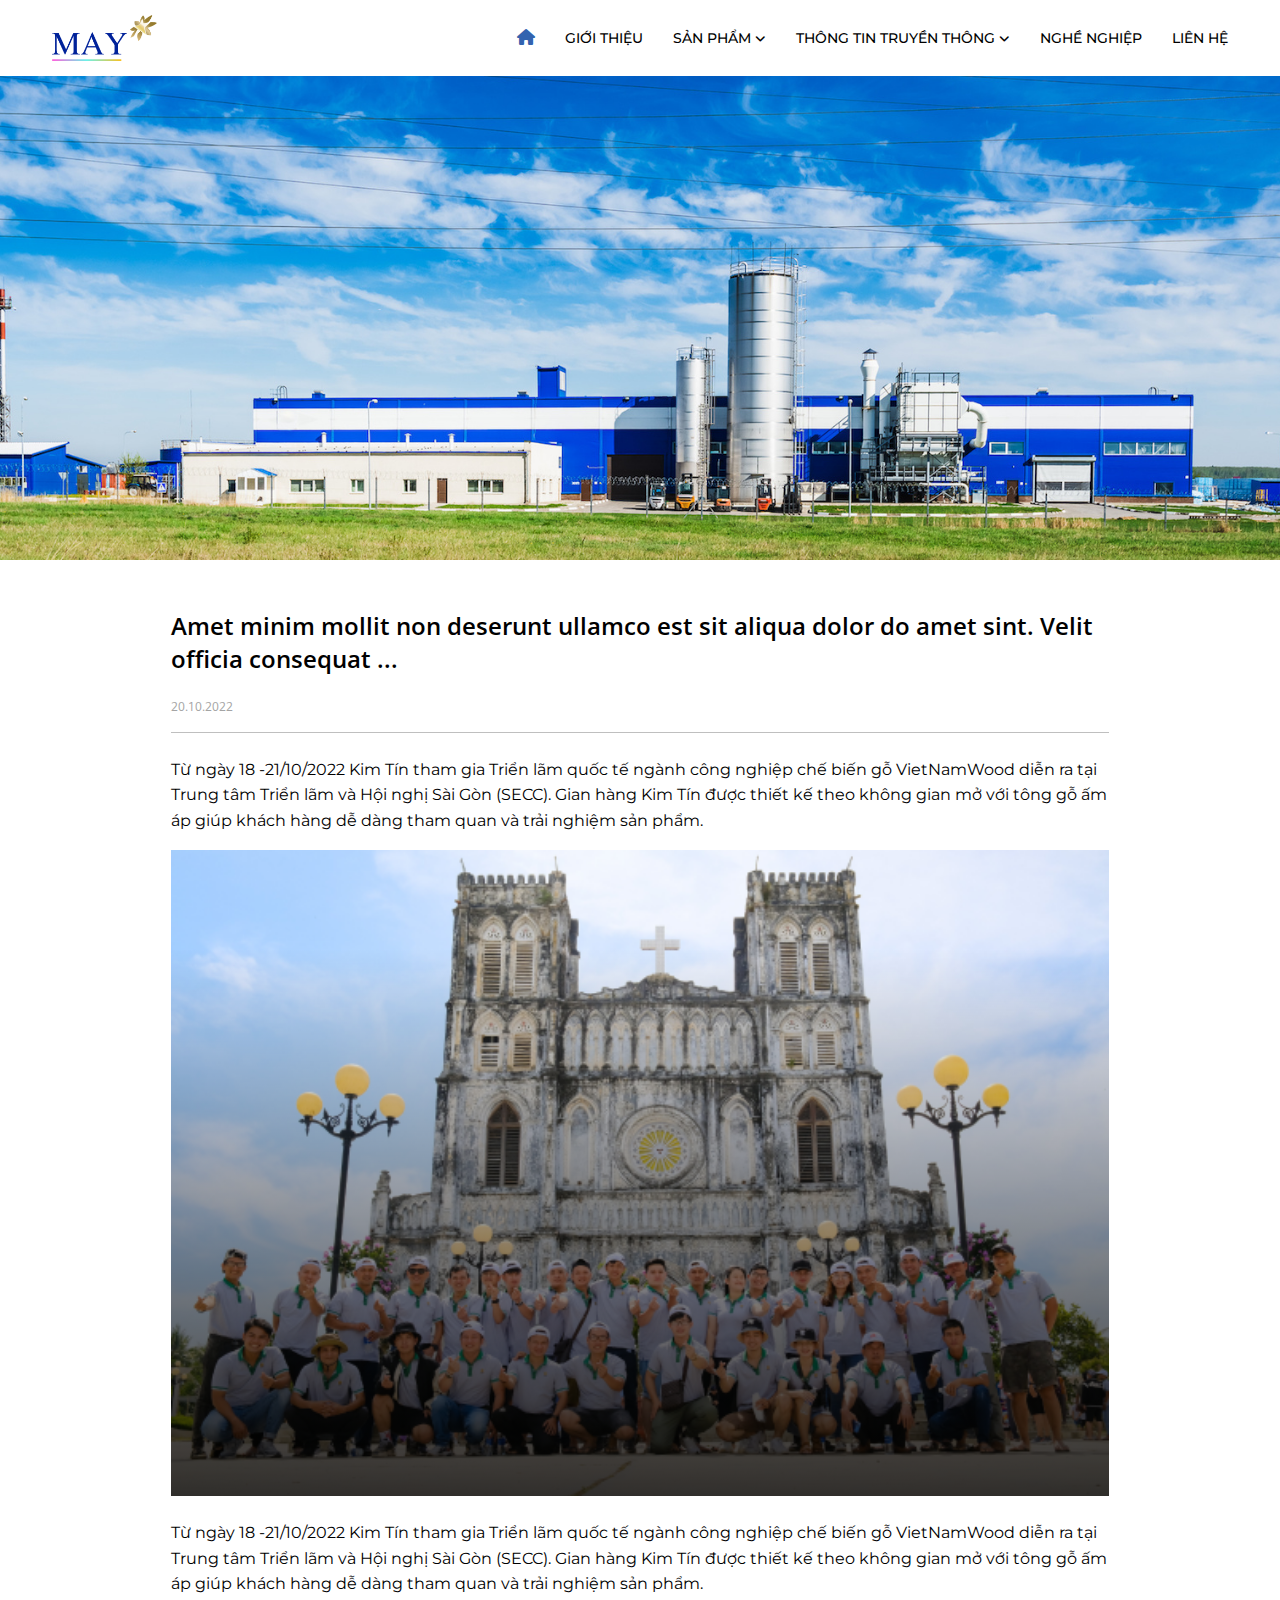
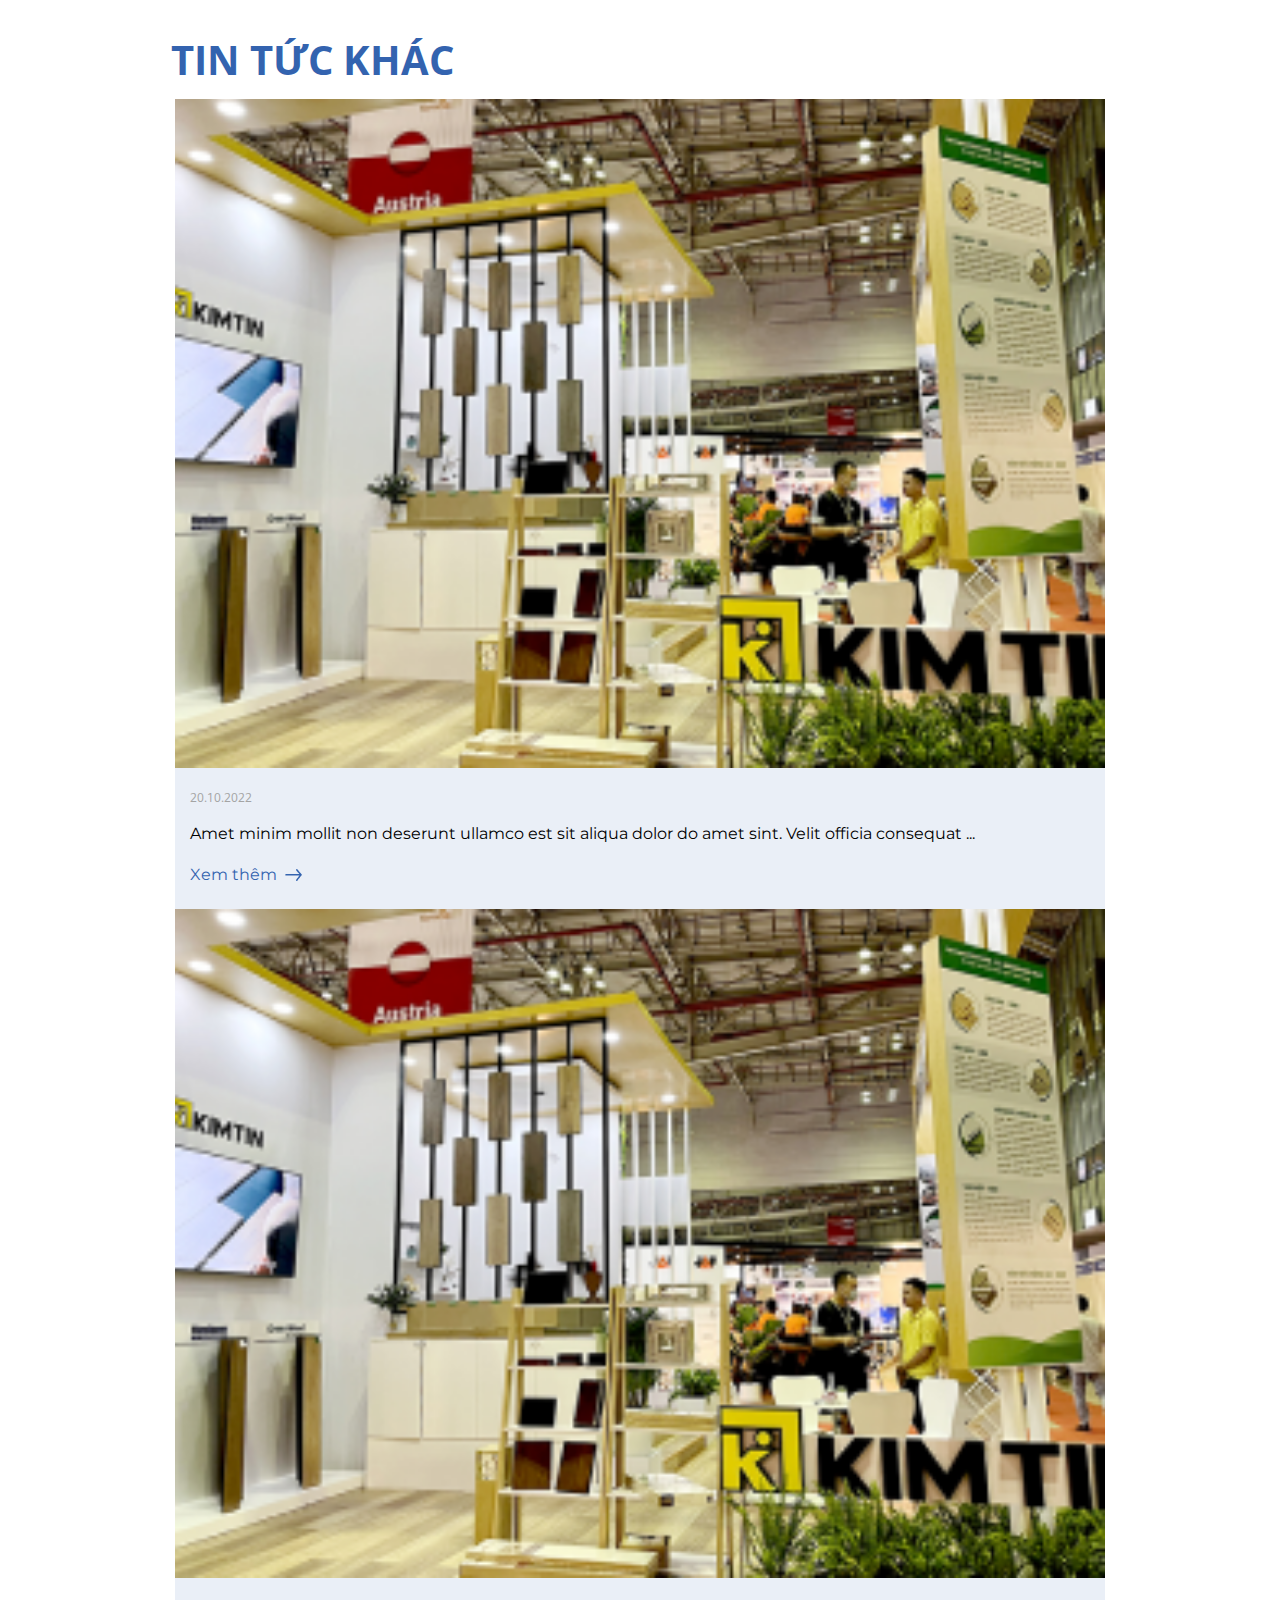
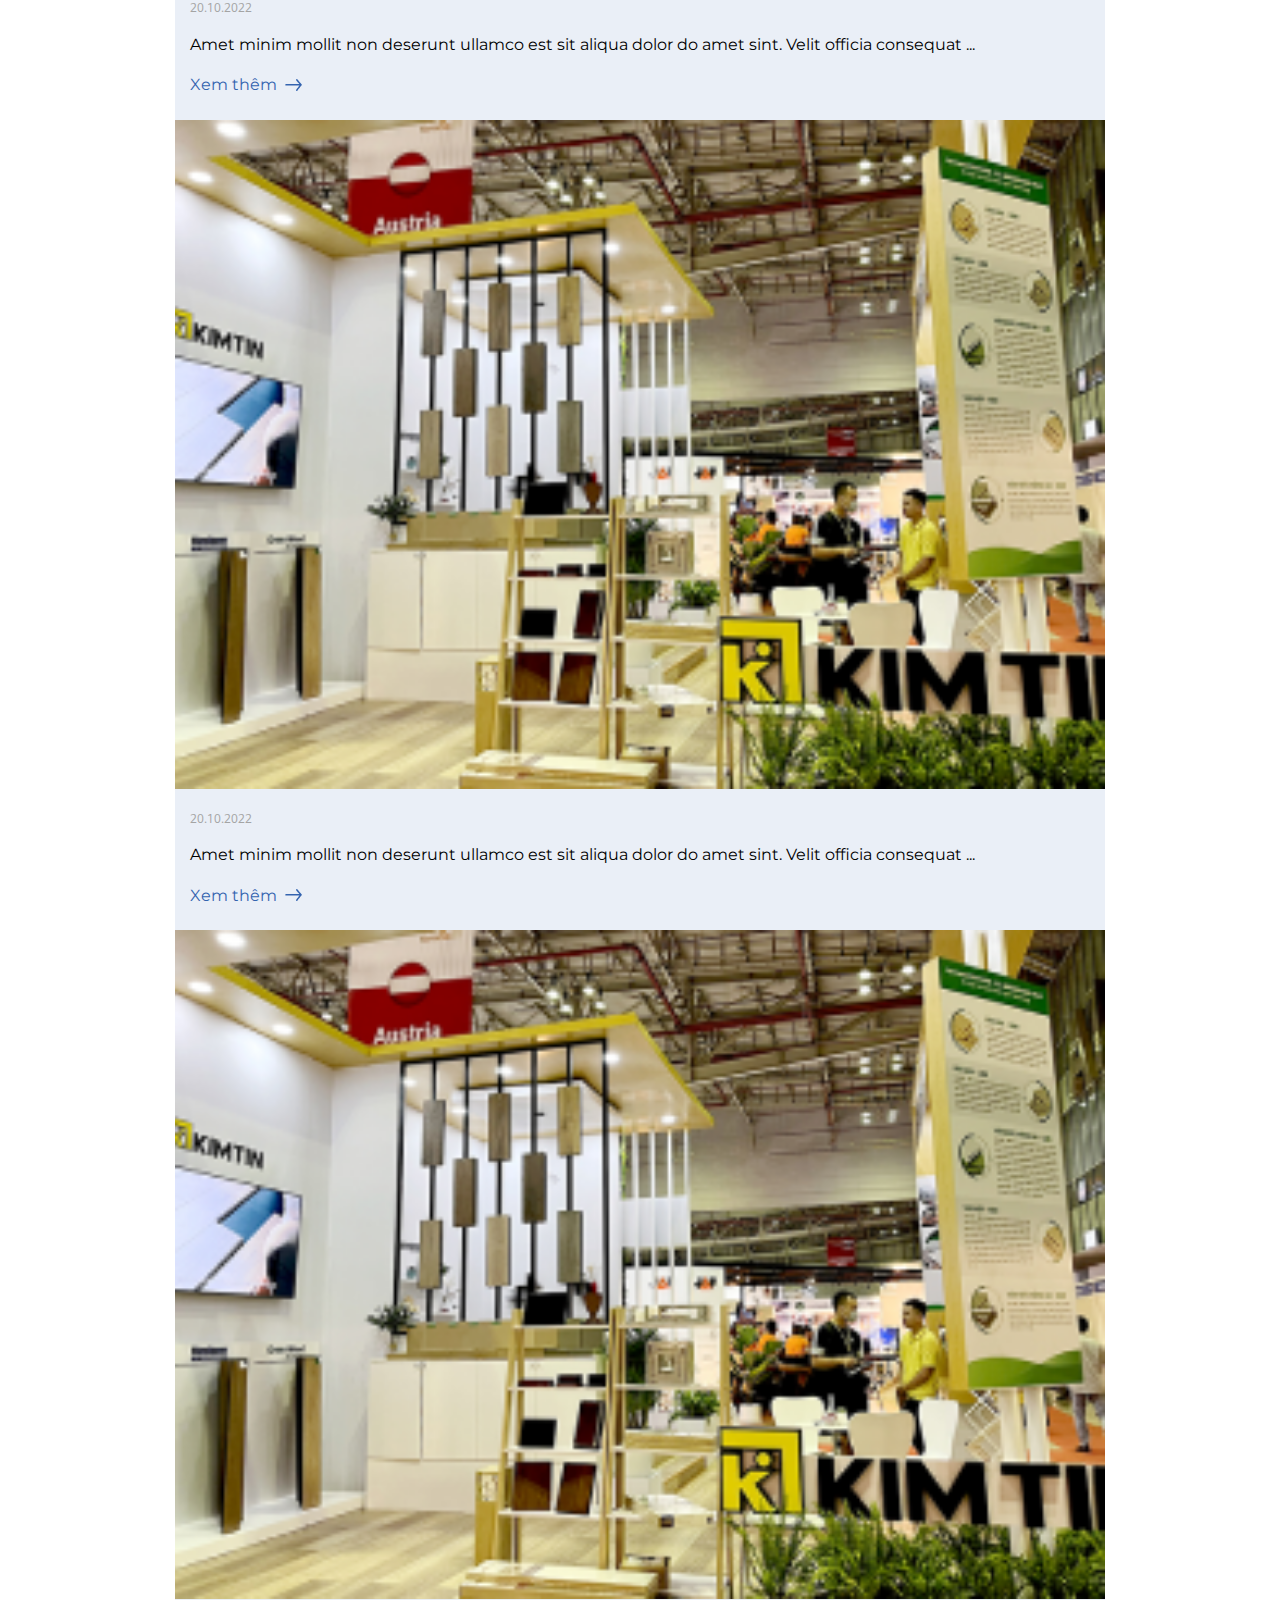
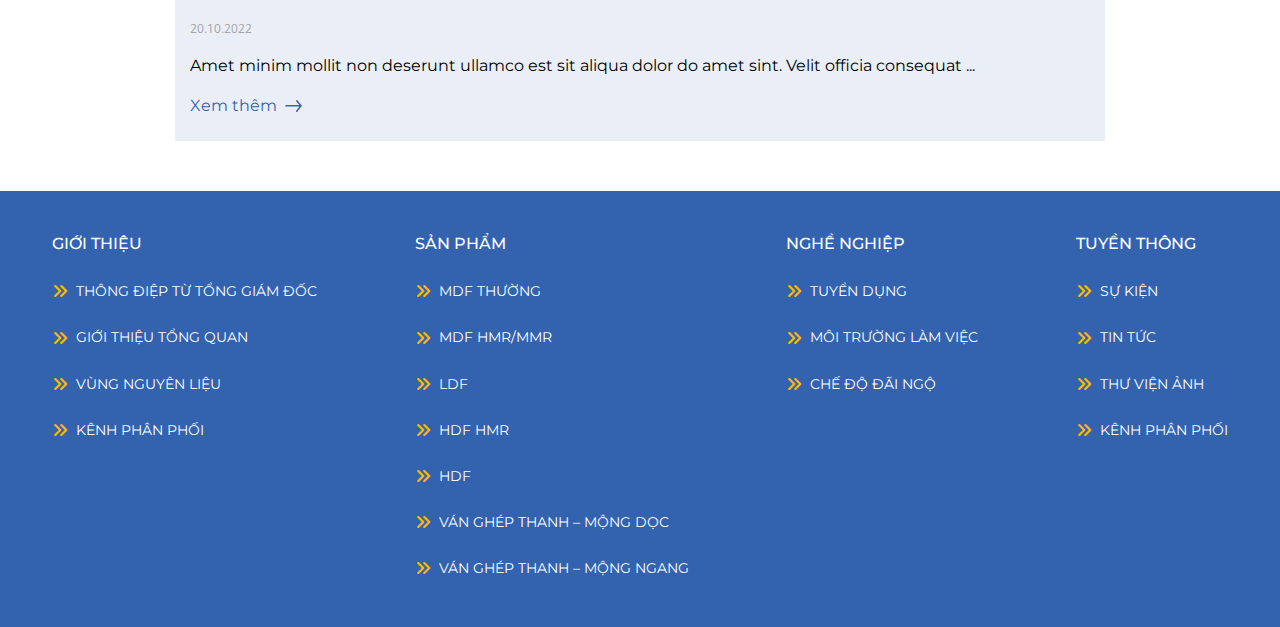
<file: src/newsDetails.html>
<!DOCTYPE html>
<html lang="en">

<head>
    <meta charset="UTF-8">
    <meta name="viewport" content="width=device-width, initial-scale=1.0">
    <!-- bootstrap -->
    <link href="https://cdn.jsdelivr.net/npm/bootstrap@5.3.3/dist/css/bootstrap.min.css" rel="stylesheet"
        integrity="sha384-QWTKZyjpPEjISv5WaRU9OFeRpok6YctnYmDr5pNlyT2bRjXh0JMhjY6hW+ALEwIH" crossorigin="anonymous">
    <!-- font awesome -->
    <link rel="stylesheet" href="https://cdnjs.cloudflare.com/ajax/libs/font-awesome/6.4.0/css/all.min.css">
    <!-- slick carousel -->
    <link rel="stylesheet" href="../slick/slick.css">
    <link rel="stylesheet" href="../slick/slick-theme.css">

    <!-- font chữ -->
    <link rel="preconnect" href="https://fonts.googleapis.com">
    <link rel="preconnect" href="https://fonts.gstatic.com" crossorigin>
    <link href="https://fonts.googleapis.com/css2?family=Montserrat:ital,wght@0,100..900;1,100..900&display=swap"
        rel="stylesheet">
    <link rel="preconnect" href="https://fonts.googleapis.com">
    <link rel="preconnect" href="https://fonts.gstatic.com" crossorigin>
    <link href="https://fonts.googleapis.com/css2?family=Open+Sans:ital,wght@0,300..800;1,300..800&display=swap"
        rel="stylesheet">
    <!-- jquery -->
    <script src="https://code.jquery.com/jquery-3.7.1.min.js"
        integrity="sha256-/JqT3SQfawRcv/BIHPThkBvs0OEvtFFmqPF/lYI/Cxo=" crossorigin="anonymous"></script>
    <!-- custom css -->
    <link rel="stylesheet" href="../public/css/owlnav.css">
    <link rel="stylesheet" href="../public/css/styles.css">
    <link rel="stylesheet" href="../public/css/news.css">
    <link rel="stylesheet" href="../public/css/page.css">
    <link rel="stylesheet" href="../public/css/reponsive.css">
    <title>Sự kiện</title>
</head>

<body data-bs-spy="scroll" data-target="#navbar">
    <header>
        <nav class="fixed-top sticky" id="navbar">
            <div class="container d-flex justify-content-between align-items-center nav__content">
                <div class="nav-logo">
                    <img src="../public/img/Group 47.png" style="width: 105px;" alt="">
                </div>
                <div class="nav-menu hide">
                    <div class="exit me-5">
                        <i class="exit-icon fa-solid fa-xmark"></i>
                    </div>
                    <ul class="menu-items d-flex justify-content-between align-items-center">
                        <li class="active"><a class="text-uppercase" href="/src/index.html">
                                <i class="fa-solid fa-house"></i>
                                <span>Trang Chủ</span>
                            </a></li>
                        <li class=""><a class="text-uppercase" href="/src/Introduce.html">Giới thiệu</a></li>
                        <li><a class="text-uppercase" href="/src/pageProduct.html">Sản phẩm <i
                                    class="fa-solid fa-angle-down"></i>
                            </a></li>
                        <li><a class="text-uppercase" href="/src/event.html">thông tin truyền thông <i
                                    class="fa-solid fa-angle-down"></i>
                            </a></li>
                        <li><a class="text-uppercase" href="/src/recruitment.html">Nghề Nghiệp</a></li>
                        <li><a class="text-uppercase" href="/src/connect.html">liên hệ</a></li>
                        <li class="search-input">
                            <div class="group">
                                <svg viewBox="0 0 24 24" aria-hidden="true" class="icon">
                                    <g>
                                        <path
                                            d="M21.53 20.47l-3.66-3.66C19.195 15.24 20 13.214 20 11c0-4.97-4.03-9-9-9s-9 4.03-9 9 4.03 9 9 9c2.215 0 4.24-.804 5.808-2.13l3.66 3.66c.147.146.34.22.53.22s.385-.073.53-.22c.295-.293.295-.767.002-1.06zM3.5 11c0-4.135 3.365-7.5 7.5-7.5s7.5 3.365 7.5 7.5-3.365 7.5-7.5 7.5-7.5-3.365-7.5-7.5z">
                                        </path>
                                    </g>
                                </svg>
                                <input class="input" type="search" placeholder="Search" />
                            </div>
                        </li>
                    </ul>
                </div>
                <div class="nav-mobile">
                    <i class="menu-icon fa-solid fa-bars"></i>
                </div>
                <!-- Search Box -->
                <!-- <div id="search-box" class="search-box hide">
                    <input type="text" placeholder="Search..." />
                    <button type="submit"><i class="fa-solid fa-search"></i></button>
                </div> -->
            </div>
        </nav>
    </header>
    <main>
        <section class="banner">
            <div class="banner__img">
                <img src="../public/img/banner.jpg" alt="">
            </div>
        </section>
        <div class="detail">
            <div class="detail__title">
                Amet minim mollit non deserunt ullamco est sit aliqua dolor do amet sint. Velit officia consequat ...
            </div>
            <div class="mt-4" style="font-family: Open Sans;
            font-size: 12px;
            font-weight: 400;
            line-height: 16.34px;
            text-align: left;
            color: #A4A4A4;
            ">
                20.10.2022
            </div>
            <hr>
            <div class="detail__content">
                <div class="detail__content__text mt-4">
                    Từ ngày 18 -21/10/2022 Kim Tín tham gia Triển lãm quốc tế ngành công nghiệp chế biến gỗ VietNamWood
                    diễn ra tại Trung tâm Triển lãm và Hội nghị Sài Gòn (SECC). Gian hàng Kim Tín được thiết kế theo
                    không gian mở với tông gỗ ấm áp giúp khách hàng dễ dàng tham quan và trải nghiệm sản phẩm.
                </div>
                <div class="position-relative mt-3 w-100 h-100">
                    <img src="../public/img/9 1.png" class="w-100 h-100" alt="">
                    <div class="position-absolute gradient"></div>
                </div>
                <div class="detail__content__text mt-4">
                    Từ ngày 18 -21/10/2022 Kim Tín tham gia Triển lãm quốc tế ngành công nghiệp chế biến gỗ VietNamWood
                    diễn ra tại Trung tâm Triển lãm và Hội nghị Sài Gòn (SECC). Gian hàng Kim Tín được thiết kế theo
                    không gian mở với tông gỗ ấm áp giúp khách hàng dễ dàng tham quan và trải nghiệm sản phẩm.
                </div>
            </div>
            <div style="font-family: Open Sans;
            font-size: 40px;
            font-weight: 700;
            line-height: 30px;
            text-align: left;
            color: #3363AF;
            " class="text-uppercase mt-5">Tin Tức khác</div>
            <div>
                <div class="multiple-items mt-4">
                    <div class="page__card px-1">
                        <div class="w-100"><img src="../public/img/Rectangle 61.png" class="w-100" alt=""></div>
                        <div class="page__card__content d-flex justify-content-between flex-column">
                            <div class="card__date" style="font-family: Open Sans;
                                font-size: 12px;
                                font-weight: 400;
                                line-height: 16.34px;
                                text-align: left;
                                color: #A4A4A4;
                                ">20.10.2022</div>
                            <div class="card__text small-font">Amet minim mollit non deserunt ullamco est sit
                                aliqua
                                dolor do
                                amet sint. Velit officia consequat ...</div>
                            <a class="d-flex align-items-center" href="#"><span class="small-font me-2" style="color: #3363AF;">Xem thêm</span> <img
                                    src="../public/img/muiten.png" alt=""></a>
                        </div>
                    </div>
                    <div class="page__card px-1">
                        <div class="w-100"><img src="../public/img/Rectangle 61.png" class="w-100" alt=""></div>
                        <div class="page__card__content d-flex justify-content-between flex-column">
                            <div class="card__date" style="font-family: Open Sans;
                                font-size: 12px;
                                font-weight: 400;
                                line-height: 16.34px;
                                text-align: left;
                                color: #A4A4A4;
                                ">20.10.2022</div>
                            <div class="card__text small-font">Amet minim mollit non deserunt ullamco est sit
                                aliqua
                                dolor do
                                amet sint. Velit officia consequat ...</div>
                            <a class="d-flex align-items-center" href="#"><span class="small-font me-2" style="color: #3363AF;">Xem thêm</span> <img
                                    src="../public/img/muiten.png" alt=""></a>
                        </div>
                    </div>
                    <div class="page__card px-1">
                        <div class="w-100"><img src="../public/img/Rectangle 61.png" class="w-100" alt=""></div>
                        <div class="page__card__content d-flex justify-content-between flex-column">
                            <div class="card__date" style="font-family: Open Sans;
                                font-size: 12px;
                                font-weight: 400;
                                line-height: 16.34px;
                                text-align: left;
                                color: #A4A4A4;
                                ">20.10.2022</div>
                            <div class="card__text small-font">Amet minim mollit non deserunt ullamco est sit
                                aliqua
                                dolor do
                                amet sint. Velit officia consequat ...</div>
                            <a class="d-flex align-items-center" href="#"><span class="small-font me-2" style="color: #3363AF;">Xem thêm</span> <img
                                    src="../public/img/muiten.png" alt=""></a>
                        </div>
                    </div>
                    <div class="page__card px-1">
                        <div class="w-100"><img src="../public/img/Rectangle 61.png" class="w-100" alt=""></div>
                        <div class="page__card__content d-flex justify-content-between flex-column">
                            <div class="card__date" style="font-family: Open Sans;
                                font-size: 12px;
                                font-weight: 400;
                                line-height: 16.34px;
                                text-align: left;
                                color: #A4A4A4;
                                ">20.10.2022</div>
                            <div class="card__text small-font">Amet minim mollit non deserunt ullamco est sit
                                aliqua
                                dolor do
                                amet sint. Velit officia consequat ...</div>
                            <a class="d-flex align-items-center" href="#"><span class="small-font me-2" style="color: #3363AF;">Xem thêm</span> <img
                                    src="../public/img/muiten.png" alt=""></a>
                        </div>
                    </div>
                </div>
            </div>
        </div>
    </main>
    <!-- phần footer -->
    <footer>
        <div class="container">
            <div class="footer__content d-flex justify-content-between">
                <div>
                    <span class="text-uppercase">Giới thiệu</span>
                    <ul class="mt-3">
                        <li class="mt-2 text-uppercase d-flex align-items-center">
                            <i style="color: #FFB800;" class="fa-solid fa-angles-right me-2"></i>
                            <a href="#">THÔNG ĐIỆP TỪ TỔNG GIÁM ĐỐC</a>
                        </li>
                        <li class="mt-2 text-uppercase d-flex align-items-center">
                            <i style="color: #FFB800;" class="fa-solid fa-angles-right me-2"></i>
                            <a href="#">GIỚI THIỆU TỔNG QUAN</a>

                        </li>
                        <li class="mt-2 text-uppercase d-flex align-items-center">
                            <i style="color: #FFB800;" class="fa-solid fa-angles-right me-2"></i>
                            <a href="#">VÙNG NGUYÊN LIỆU</a>

                        </li>
                        <li class="mt-2 text-uppercase d-flex align-items-center">
                            <i style="color: #FFB800;" class="fa-solid fa-angles-right me-2"></i>
                            <a href="#">KÊNH PHÂN PHỐI</a>
                        </li>
                    </ul>
                </div>
                <div>
                    <span class="text-uppercase">SẢN PHẨM</span>
                    <ul class="mt-3">
                        <li class="mt-2 text-uppercase d-flex align-items-center">
                            <i style="color: #FFB800;" class="fa-solid fa-angles-right me-2"></i>
                            <a href="#">MDF THƯỜNG</a>
                        </li>
                        <li class="mt-2 text-uppercase d-flex align-items-center">
                            <i style="color: #FFB800;" class="fa-solid fa-angles-right me-2"></i>
                            <a href="#">MDF HMR/MMR</a>
                        </li>
                        <li class="mt-2 text-uppercase d-flex align-items-center">
                            <i style="color: #FFB800;" class="fa-solid fa-angles-right me-2"></i>
                            <a href="#">LDF</a>

                        </li>
                        <li class="mt-2 text-uppercase d-flex align-items-center">
                            <i style="color: #FFB800;" class="fa-solid fa-angles-right me-2"></i>

                            <a href="#">HDF HMR</a>
                        </li>
                        <li class="mt-2 text-uppercase d-flex align-items-center">
                            <i style="color: #FFB800;" class="fa-solid fa-angles-right me-2"></i>

                            <a href="#">HDF</a>
                        </li>
                        <li class="mt-2 text-uppercase d-flex align-items-center">
                            <i style="color: #FFB800;" class="fa-solid fa-angles-right me-2"></i>

                            <a href="#">VÁN GHÉP THANH – MỘNG DỌC</a>
                        </li>
                        <li class="mt-2 text-uppercase d-flex align-items-center">
                            <i style="color: #FFB800;" class="fa-solid fa-angles-right me-2"></i>

                            <a href="#">VÁN GHÉP THANH – MỘNG ngang</a>
                        </li>

                    </ul>
                </div>
                <div>
                    <span class="text-uppercase">Nghề nghiệp</span>
                    <ul class="mt-3">
                        <li class="mt-2 text-uppercase d-flex align-items-center">
                            <i style="color: #FFB800;" class="fa-solid fa-angles-right me-2"></i>
                            <a href="#">TUYỂN DỤNG</a>
                        </li>
                        <li class="mt-2 text-uppercase d-flex align-items-center">
                            <i style="color: #FFB800;" class="fa-solid fa-angles-right me-2"></i>
                            <a href="#">MÔI TRƯỜNG LÀM VIỆC</a>
                        </li>
                        <li class="mt-2 text-uppercase d-flex align-items-center">
                            <i style="color: #FFB800;" class="fa-solid fa-angles-right me-2"></i>
                            <a href="#">CHẾ ĐỘ ĐÃI NGỘ</a>
                        </li>
                    </ul>
                </div>
                <div>
                    <span class="text-uppercase">Tuyền thông</span>
                    <ul class="mt-3">
                        <li class="mt-2 text-uppercase d-flex align-items-center">
                            <i style="color: #FFB800;" class="fa-solid fa-angles-right me-2"></i>
                            <a href="#">Sự kiện</a>
                        </li>
                        <li class="mt-2 text-uppercase d-flex align-items-center">
                            <i style="color: #FFB800;" class="fa-solid fa-angles-right me-2"></i>
                            <a href="#">Tin tức</a>

                        </li>
                        <li class="mt-2 text-uppercase d-flex align-items-center">
                            <i style="color: #FFB800;" class="fa-solid fa-angles-right me-2"></i>
                            <a href="#"> Thư viện ảnh</a>

                        </li>
                        <li class="mt-2 text-uppercase d-flex align-items-center">
                            <i style="color: #FFB800;" class="fa-solid fa-angles-right me-2"></i>
                            <a href="#">KÊNH PHÂN PHỐI</a>
                        </li>
                    </ul>
                </div>
            </div>
        </div>
    </footer>

    <!-- footer-bot -->
    <div class="footer-bot py-4">
        <div class="container">
            <div class="row">
                <div class="col-md-4 mt-4">
                    <div class="footer-bot__title text-uppercase">Công ty Cổ Lâm nghiệp tháng Năm</div>
                    <div class="d-flex align-items-start">
                        <img src="../public/img/addr.png" class="me-2" alt="">
                        <div class="small-font">Nhà máy chế biến gỗ Nghệ An, xã Nghĩa Hội, huyện Nghĩa Đàn,tỉnh Nghệ An,
                            Việt Nam</div>
                    </div>
                    <div class="d-flex align-items-start mt-1">
                        <img src="../public/img/phone.png" class="me-2" alt="">

                        <span class="small-font">Điện thoại: +84 (04) 3938 768</span>
                    </div>
                </div>
                <div class="col-md-4 mt-4">
                    <div class="footer-bot__title text-uppercase">Liên kết nhanh</div>
                    <a href="#" class="small-font d-block">Sản phẩm</a>
                    <a href="#" class="small-font d-block">Giới thiệu</a>
                    <a href="#" class="small-font d-block">Thông tin truyền thông</a>
                    <a href="#" class="small-font d-block">Nghề nghiệp</a>
                    <a href="#" class="small-font d-block">Liên hệ</a>
                </div>
                <div class="col-md-4 mt-4">
                    <div class="footer-bot__title text-uppercase">Mạng Xã hội</div>
                    <div class="footer-bot__icon">
                        <i class="fa-brands fa-facebook-f me-2"></i>
                        <i class="fa-brands fa-youtube me-2"></i>
                        <i class="fa-brands fa-twitter me-2"></i>
                        <i class="fa-brands fa-telegram me-2"></i>
                    </div>
                </div>
            </div>
            <div class="mt-4" style="width: 100%;
                border: 1px solid #D9D9D9;">
            </div>
            <div class="mt-3" style="font-family: Montserrat;
                font-size: 12px;
                font-weight: 400;
                line-height: 14.63px;
                text-align: left;
                color: #D9D9D9;
                ">THIẾT KẾ WEB BỞI MAIATECH</div>
        </div>
    </div>
</body>
<!-- bootstrap js -->
<script src="https://cdn.jsdelivr.net/npm/bootstrap@5.3.3/dist/js/bootstrap.bundle.min.js"
    integrity="sha384-YvpcrYf0tY3lHB60NNkmXc5s9fDVZLESaAA55NDzOxhy9GkcIdslK1eN7N6jIeHz"
    crossorigin="anonymous"></script>
<!-- slick js  -->
<script src="../slick/slick.js"></script>
<script>
    $('.multiple-items').slick({
        infinite: true,
        slidesToShow: 3,
        slidesToScroll: 3,
        arrows: true,
        dots: false,
        responsive: [
            {
                breakpoint: 992,
                settings: {
                    slidesToShow: 2,
                    slidesToScroll: 2,
                    infinite: true,
                    dots: false,
                    arrows: false,
                }
            },
            {
                breakpoint: 576,
                settings: {
                    slidesToShow: 2,
                    slidesToScroll: 1,
                    arrows: false,
                }
            },
        ]
    });
</script>

<script src="./main.js"></script>


</html>
</file>
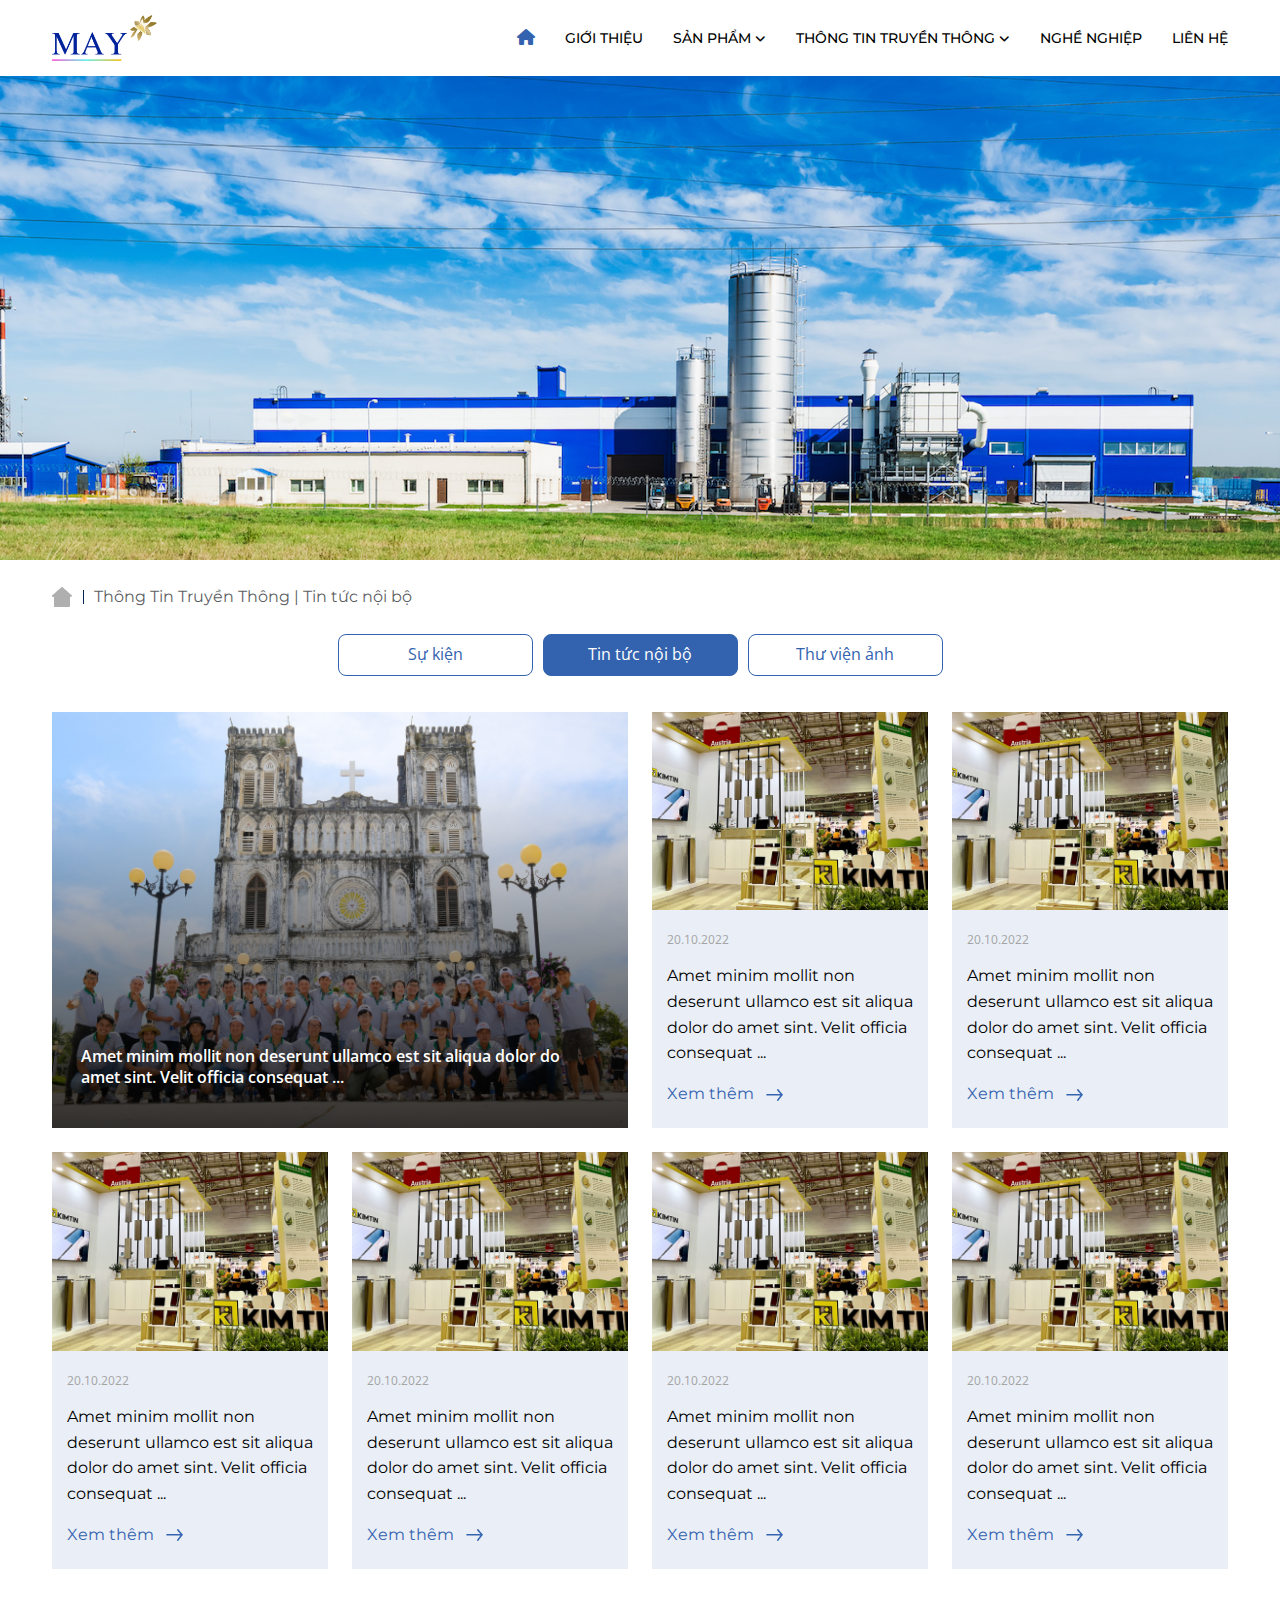
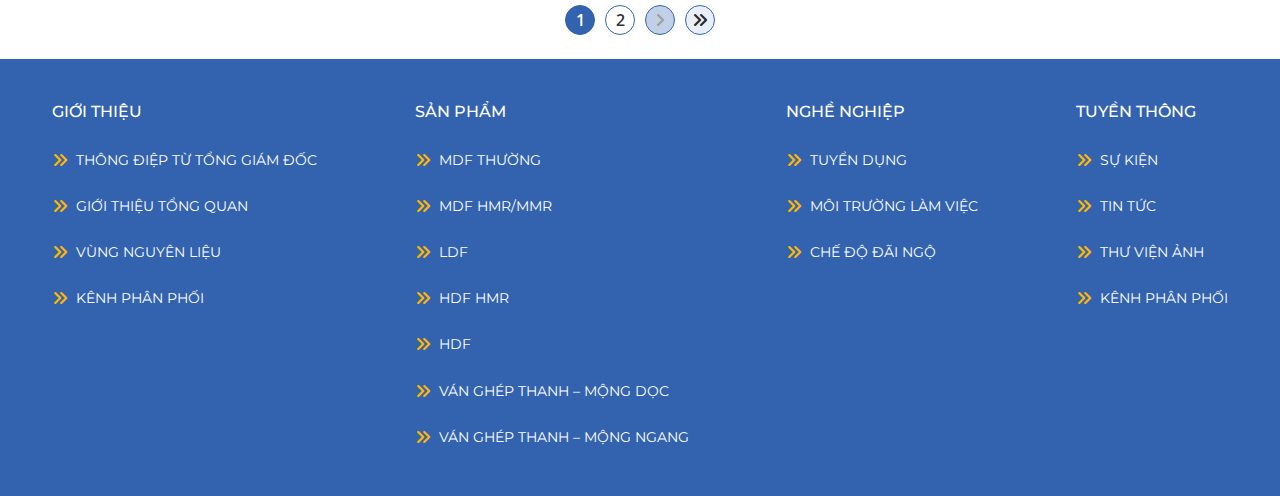
<file: src/newsInternal.html>
<!DOCTYPE html>
<html lang="en">

<head>
    <meta charset="UTF-8">
    <meta name="viewport" content="width=device-width, initial-scale=1.0">
    <!-- bootstrap -->
    <link href="https://cdn.jsdelivr.net/npm/bootstrap@5.3.3/dist/css/bootstrap.min.css" rel="stylesheet"
        integrity="sha384-QWTKZyjpPEjISv5WaRU9OFeRpok6YctnYmDr5pNlyT2bRjXh0JMhjY6hW+ALEwIH" crossorigin="anonymous">
    <!-- font awesome -->
    <link rel="stylesheet" href="https://cdnjs.cloudflare.com/ajax/libs/font-awesome/6.4.0/css/all.min.css">
    <!-- slick carousel -->
    <link rel="stylesheet" href="../slick/slick.css">
    <link rel="stylesheet" href="../slick/slick-theme.css">

    <!-- font chữ -->
    <link rel="preconnect" href="https://fonts.googleapis.com">
    <link rel="preconnect" href="https://fonts.gstatic.com" crossorigin>
    <link href="https://fonts.googleapis.com/css2?family=Montserrat:ital,wght@0,100..900;1,100..900&display=swap"
        rel="stylesheet">
    <link rel="preconnect" href="https://fonts.googleapis.com">
    <link rel="preconnect" href="https://fonts.gstatic.com" crossorigin>
    <link href="https://fonts.googleapis.com/css2?family=Open+Sans:ital,wght@0,300..800;1,300..800&display=swap"
        rel="stylesheet">
    <!-- jquery -->
    <script src="https://code.jquery.com/jquery-3.7.1.min.js"
        integrity="sha256-/JqT3SQfawRcv/BIHPThkBvs0OEvtFFmqPF/lYI/Cxo=" crossorigin="anonymous"></script>
    <!-- custom css -->
    <link rel="stylesheet" href="../public/css/owlnav.css">
    <link rel="stylesheet" href="../public/css/styles.css">
    <link rel="stylesheet" href="../public/css/page.css">
    <link rel="stylesheet" href="../public/css/reponsive.css">
    <title>Tin tức nội bộ</title>
</head>

<body data-bs-spy="scroll" data-target="#navbar">
    <header>
        <nav class="fixed-top sticky" id="navbar">
            <div class="container d-flex justify-content-between align-items-center nav__content">
                <div class="nav-logo">
                    <img src="../public/img/Group 47.png" style="width: 105px;" alt="">
                </div>
                <div class="nav-menu hide">
                    <div class="exit me-5">
                        <i class="exit-icon fa-solid fa-xmark"></i>
                    </div>
                    <ul class="menu-items d-flex justify-content-between align-items-center">
                        <li class="active"><a class="text-uppercase" href="/src/index.html">
                                <i class="fa-solid fa-house"></i>
                                <span>Trang Chủ</span>
                            </a></li>
                        <li class=""><a class="text-uppercase" href="/src/Introduce.html">Giới thiệu</a></li>
                        <li><a class="text-uppercase" href="/src/pageProduct.html">Sản phẩm <i
                                    class="fa-solid fa-angle-down"></i>
                            </a></li>
                        <li><a class="text-uppercase" href="/src/event.html">thông tin truyền thông <i
                                    class="fa-solid fa-angle-down"></i>
                            </a></li>
                        <li><a class="text-uppercase" href="/src/recruitment.html">Nghề Nghiệp</a></li>
                        <li><a class="text-uppercase" href="/src/connect.html">liên hệ</a></li>
                        <li class="search-input">
                            <div class="group">
                                <svg viewBox="0 0 24 24" aria-hidden="true" class="icon">
                                    <g>
                                        <path
                                            d="M21.53 20.47l-3.66-3.66C19.195 15.24 20 13.214 20 11c0-4.97-4.03-9-9-9s-9 4.03-9 9 4.03 9 9 9c2.215 0 4.24-.804 5.808-2.13l3.66 3.66c.147.146.34.22.53.22s.385-.073.53-.22c.295-.293.295-.767.002-1.06zM3.5 11c0-4.135 3.365-7.5 7.5-7.5s7.5 3.365 7.5 7.5-3.365 7.5-7.5 7.5-7.5-3.365-7.5-7.5z">
                                        </path>
                                    </g>
                                </svg>
                                <input class="input" type="search" placeholder="Search" />
                            </div>
                        </li>
                    </ul>
                </div>
                <div class="nav-mobile">
                    <i class="menu-icon fa-solid fa-bars"></i>
                </div>
                <!-- Search Box -->
                <!-- <div id="search-box" class="search-box hide">
                    <input type="text" placeholder="Search..." />
                    <button type="submit"><i class="fa-solid fa-search"></i></button>
                </div> -->
            </div>
        </nav>
    </header>
    <main>
        <section class="banner">
            <div class="banner__img">
                <img src="../public/img/banner.jpg" alt="">
            </div>
        </section>
        <!-- phần page -->
        <section class="page py-4">
            <div class="container">
                <div class="page__breadcrumb d-flex align-items-center">
                    <img src="../public/img/home.png" alt="">
                    <img src="../public/img/Rectangle 50.png" alt="">
                    <div class="text-muted">Thông Tin Truyền Thông | Tin tức nội bộ </div>
                </div>
                <div class="page__bar small-font mt-4 text-center d-flex justify-content-center flex-wrap">
                    <div class="d-flex align-items-center justify-content-center"><a href="/src/event.html">Sự kiện</a></div>
                    <div class="d-flex align-items-center justify-content-center active"><a href="/src/newsInternal.html">Tin tức nội bộ</a>
                    </div>
                    <div class="d-flex align-items-center justify-content-center"><a href="/src/galery.html">Thư viện ảnh</a></div>
                </div>
                <div class="page__content mt-4">
                    <div class="row">
                        <a href="/src/newsDetails.html" class="col-md-6 position-relative">
                            <div class="position-relative w-100 h-100">
                                <img src="../public/img/9 1.png" class="w-100 h-100" alt="">
                                <div class="position-absolute gradient"></div>
                                <div class="position-absolute page__content__text">Amet minim mollit non deserunt
                                    ullamco est sit aliqua dolor do amet sint. Velit officia consequat ...</div>
                            </div>
                        </a>
                        <div class="col-md-3 page__card">
                            <img src="../public/img/Rectangle 61.png" class="w-100" alt="">
                            <div class="page__card__content d-flex justify-content-between flex-column">
                                <div class="card__date" style="font-family: Open Sans;
                                font-size: 12px;
                                font-weight: 400;
                                line-height: 16.34px;
                                text-align: left;
                                color: #A4A4A4;
                                ">20.10.2022</div>
                                <div class="card__text small-font">Amet minim mollit non deserunt ullamco est sit aliqua
                                    dolor do
                                    amet sint. Velit officia consequat ...</div>
                                <a  href="#"><span class="small-font me-2" style="color: #3363AF;">Xem thêm</span> <img
                                        src="../public/img/muiten.png" alt=""></a>
                            </div>
                        </div>
                        <div class="col-md-3 page__card">
                            <img src="../public/img/Rectangle 61.png" class="w-100" alt="">
                            <div class="page__card__content d-flex justify-content-between flex-column">
                                <div class="card__date" style="font-family: Open Sans;
                                font-size: 12px;
                                font-weight: 400;
                                line-height: 16.34px;
                                text-align: left;
                                color: #A4A4A4;
                                ">20.10.2022</div>
                                <div class="card__text small-font">Amet minim mollit non deserunt ullamco est sit aliqua
                                    dolor do
                                    amet sint. Velit officia consequat ...</div>
                                <a href="#"><span class="small-font me-2" style="color: #3363AF;">Xem thêm</span> <img
                                        src="../public/img/muiten.png" alt=""></a>
                            </div>
                        </div>
                        <div class="col-md-3 page__card">
                            <img src="../public/img/Rectangle 61.png" class="w-100" alt="">
                            <div class="page__card__content d-flex justify-content-between flex-column">
                                <div class="card__date" style="font-family: Open Sans;
                                font-size: 12px;
                                font-weight: 400;
                                line-height: 16.34px;
                                text-align: left;
                                color: #A4A4A4;
                                ">20.10.2022</div>
                                <div class="card__text small-font">Amet minim mollit non deserunt ullamco est sit aliqua
                                    dolor do
                                    amet sint. Velit officia consequat ...</div>
                                <a  href="#"><span class="small-font me-2" style="color: #3363AF;">Xem thêm</span> <img
                                        src="../public/img/muiten.png" alt=""></a>
                            </div>
                        </div>
                        <div class="col-md-3 page__card">
                            <img src="../public/img/Rectangle 61.png" class="w-100" alt="">
                            <div class="page__card__content d-flex justify-content-between flex-column">
                                <div class="card__date" style="font-family: Open Sans;
                                font-size: 12px;
                                font-weight: 400;
                                line-height: 16.34px;
                                text-align: left;
                                color: #A4A4A4;
                                ">20.10.2022</div>
                                <div class="card__text small-font">Amet minim mollit non deserunt ullamco est sit aliqua
                                    dolor do
                                    amet sint. Velit officia consequat ...</div>
                                <a href="#"><span class="small-font me-2" style="color: #3363AF;">Xem thêm</span> <img
                                        src="../public/img/muiten.png" alt=""></a>
                            </div>
                        </div>
                        <div class="col-md-3 page__card">
                            <img src="../public/img/Rectangle 61.png" class="w-100" alt="">
                            <div class="page__card__content d-flex justify-content-between flex-column">
                                <div class="card__date" style="font-family: Open Sans;
                                font-size: 12px;
                                font-weight: 400;
                                line-height: 16.34px;
                                text-align: left;
                                color: #A4A4A4;
                                ">20.10.2022</div>
                                <div class="card__text small-font">Amet minim mollit non deserunt ullamco est sit aliqua
                                    dolor do
                                    amet sint. Velit officia consequat ...</div>
                                <a href="#"><span class="small-font me-2" style="color: #3363AF;">Xem thêm</span> <img
                                        src="../public/img/muiten.png" alt=""></a>
                            </div>
                        </div>
                        <div class="col-md-3 page__card">
                            <img src="../public/img/Rectangle 61.png" class="w-100" alt="">
                            <div class="page__card__content d-flex justify-content-between flex-column">
                                <div class="card__date" style="font-family: Open Sans;
                                font-size: 12px;
                                font-weight: 400;
                                line-height: 16.34px;
                                text-align: left;
                                color: #A4A4A4;
                                ">20.10.2022</div>
                                <div class="card__text small-font">Amet minim mollit non deserunt ullamco est sit aliqua
                                    dolor do
                                    amet sint. Velit officia consequat ...</div>
                                <a href="#"><span class="small-font me-2" style="color: #3363AF;">Xem thêm</span> <img
                                        src="../public/img/muiten.png" alt=""></a>
                            </div>
                        </div>
                    </div>
                </div>
                <div class="pagination d-flex justify-content-center mt-4">
                    <ul class="pagination-item d-flex justify-content-center align-items-center">
                        <li class="active d-flex justify-content-center align-items-center"><a href="#">1</a></li>
                        <li class="d-flex justify-content-center align-items-center"><a href="#">2</a></li>
                        <li class="d-flex justify-content-center align-items-center next"><a href="#"><i
                                    class="fa-solid fa-angle-right"></i></a></li>
                        <li class="d-flex justify-content-center align-items-center double-right"><a href="#"><i
                                    class="fa-solid fa-angles-right"></i></a></li>
                    </ul>
                    <div class="more align-items-center justify-content-center">
                        <a href="#">Xem thêm</a>
                    </div>
                </div>
            </div>
        </section>
    </main>
    <!-- phần footer -->
    <footer>
        <div class="container">
            <div class="footer__content d-flex justify-content-between">
                <div>
                    <span class="text-uppercase">Giới thiệu</span>
                    <ul class="mt-3">
                        <li class="mt-2 text-uppercase d-flex align-items-center">
                            <i style="color: #FFB800;" class="fa-solid fa-angles-right me-2"></i>
                            <a href="#">THÔNG ĐIỆP TỪ TỔNG GIÁM ĐỐC</a>
                        </li>
                        <li class="mt-2 text-uppercase d-flex align-items-center">
                            <i style="color: #FFB800;" class="fa-solid fa-angles-right me-2"></i>
                            <a href="#">GIỚI THIỆU TỔNG QUAN</a>

                        </li>
                        <li class="mt-2 text-uppercase d-flex align-items-center">
                            <i style="color: #FFB800;" class="fa-solid fa-angles-right me-2"></i>
                            <a href="#">VÙNG NGUYÊN LIỆU</a>

                        </li>
                        <li class="mt-2 text-uppercase d-flex align-items-center">
                            <i style="color: #FFB800;" class="fa-solid fa-angles-right me-2"></i>
                            <a href="#">KÊNH PHÂN PHỐI</a>
                        </li>
                    </ul>
                </div>
                <div>
                    <span class="text-uppercase">SẢN PHẨM</span>
                    <ul class="mt-3">
                        <li class="mt-2 text-uppercase d-flex align-items-center">
                            <i style="color: #FFB800;" class="fa-solid fa-angles-right me-2"></i>
                            <a href="#">MDF THƯỜNG</a>
                        </li>
                        <li class="mt-2 text-uppercase d-flex align-items-center">
                            <i style="color: #FFB800;" class="fa-solid fa-angles-right me-2"></i>
                            <a href="#">MDF HMR/MMR</a>
                        </li>
                        <li class="mt-2 text-uppercase d-flex align-items-center">
                            <i style="color: #FFB800;" class="fa-solid fa-angles-right me-2"></i>
                            <a href="#">LDF</a>

                        </li>
                        <li class="mt-2 text-uppercase d-flex align-items-center">
                            <i style="color: #FFB800;" class="fa-solid fa-angles-right me-2"></i>

                            <a href="#">HDF HMR</a>
                        </li>
                        <li class="mt-2 text-uppercase d-flex align-items-center">
                            <i style="color: #FFB800;" class="fa-solid fa-angles-right me-2"></i>

                            <a href="#">HDF</a>
                        </li>
                        <li class="mt-2 text-uppercase d-flex align-items-center">
                            <i style="color: #FFB800;" class="fa-solid fa-angles-right me-2"></i>

                            <a href="#">VÁN GHÉP THANH – MỘNG DỌC</a>
                        </li>
                        <li class="mt-2 text-uppercase d-flex align-items-center">
                            <i style="color: #FFB800;" class="fa-solid fa-angles-right me-2"></i>

                            <a href="#">VÁN GHÉP THANH – MỘNG ngang</a>
                        </li>

                    </ul>
                </div>
                <div>
                    <span class="text-uppercase">Nghề nghiệp</span>
                    <ul class="mt-3">
                        <li class="mt-2 text-uppercase d-flex align-items-center">
                            <i style="color: #FFB800;" class="fa-solid fa-angles-right me-2"></i>
                            <a href="#">TUYỂN DỤNG</a>
                        </li>
                        <li class="mt-2 text-uppercase d-flex align-items-center">
                            <i style="color: #FFB800;" class="fa-solid fa-angles-right me-2"></i>
                            <a href="#">MÔI TRƯỜNG LÀM VIỆC</a>
                        </li>
                        <li class="mt-2 text-uppercase d-flex align-items-center">
                            <i style="color: #FFB800;" class="fa-solid fa-angles-right me-2"></i>
                            <a href="#">CHẾ ĐỘ ĐÃI NGỘ</a>
                        </li>
                    </ul>
                </div>
                <div>
                    <span class="text-uppercase">Tuyền thông</span>
                    <ul class="mt-3">
                        <li class="mt-2 text-uppercase d-flex align-items-center">
                            <i style="color: #FFB800;" class="fa-solid fa-angles-right me-2"></i>
                            <a href="#">Sự kiện</a>
                        </li>
                        <li class="mt-2 text-uppercase d-flex align-items-center">
                            <i style="color: #FFB800;" class="fa-solid fa-angles-right me-2"></i>
                            <a href="#">Tin tức</a>

                        </li>
                        <li class="mt-2 text-uppercase d-flex align-items-center">
                            <i style="color: #FFB800;" class="fa-solid fa-angles-right me-2"></i>
                            <a href="#"> Thư viện ảnh</a>

                        </li>
                        <li class="mt-2 text-uppercase d-flex align-items-center">
                            <i style="color: #FFB800;" class="fa-solid fa-angles-right me-2"></i>
                            <a href="#">KÊNH PHÂN PHỐI</a>
                        </li>
                    </ul>
                </div>
            </div>
        </div>
    </footer>

    <!-- footer-bot -->
    <div class="footer-bot py-4">
        <div class="container">
            <div class="row">
                <div class="col-md-4 mt-4">
                    <div class="footer-bot__title text-uppercase">Công ty Cổ Lâm nghiệp tháng Năm</div>
                    <div class="d-flex align-items-start">
                        <img src="../public/img/addr.png" class="me-2" alt="">
                        <div class="small-font">Nhà máy chế biến gỗ Nghệ An, xã Nghĩa Hội, huyện Nghĩa Đàn,tỉnh Nghệ An,
                            Việt Nam</div>
                    </div>
                    <div class="d-flex align-items-start mt-1">
                        <img src="../public/img/phone.png" class="me-2" alt="">

                        <span class="small-font">Điện thoại: +84 (04) 3938 768</span>
                    </div>
                </div>
                <div class="col-md-4 mt-4">
                    <div class="footer-bot__title text-uppercase">Liên kết nhanh</div>
                    <a href="#" class="small-font d-block">Sản phẩm</a>
                    <a href="#" class="small-font d-block">Giới thiệu</a>
                    <a href="#" class="small-font d-block">Thông tin truyền thông</a>
                    <a href="#" class="small-font d-block">Nghề nghiệp</a>
                    <a href="#" class="small-font d-block">Liên hệ</a>
                </div>
                <div class="col-md-4 mt-4">
                    <div class="footer-bot__title text-uppercase">Mạng Xã hội</div>
                    <div class="footer-bot__icon">
                        <i class="fa-brands fa-facebook-f me-2"></i>
                        <i class="fa-brands fa-youtube me-2"></i>
                        <i class="fa-brands fa-twitter me-2"></i>
                        <i class="fa-brands fa-telegram me-2"></i>
                    </div>
                </div>
            </div>
            <div class="mt-4" style="width: 100%;
                border: 1px solid #D9D9D9;">
            </div>
            <div class="mt-3" style="font-family: Montserrat;
                font-size: 12px;
                font-weight: 400;
                line-height: 14.63px;
                text-align: left;
                color: #D9D9D9;
                ">THIẾT KẾ WEB BỞI MAIATECH</div>
        </div>
    </div>
</body>
<!-- bootstrap js -->
<script src="https://cdn.jsdelivr.net/npm/bootstrap@5.3.3/dist/js/bootstrap.bundle.min.js"
    integrity="sha384-YvpcrYf0tY3lHB60NNkmXc5s9fDVZLESaAA55NDzOxhy9GkcIdslK1eN7N6jIeHz"
    crossorigin="anonymous"></script>

<script src="./main.js"></script>


</html>
</file>
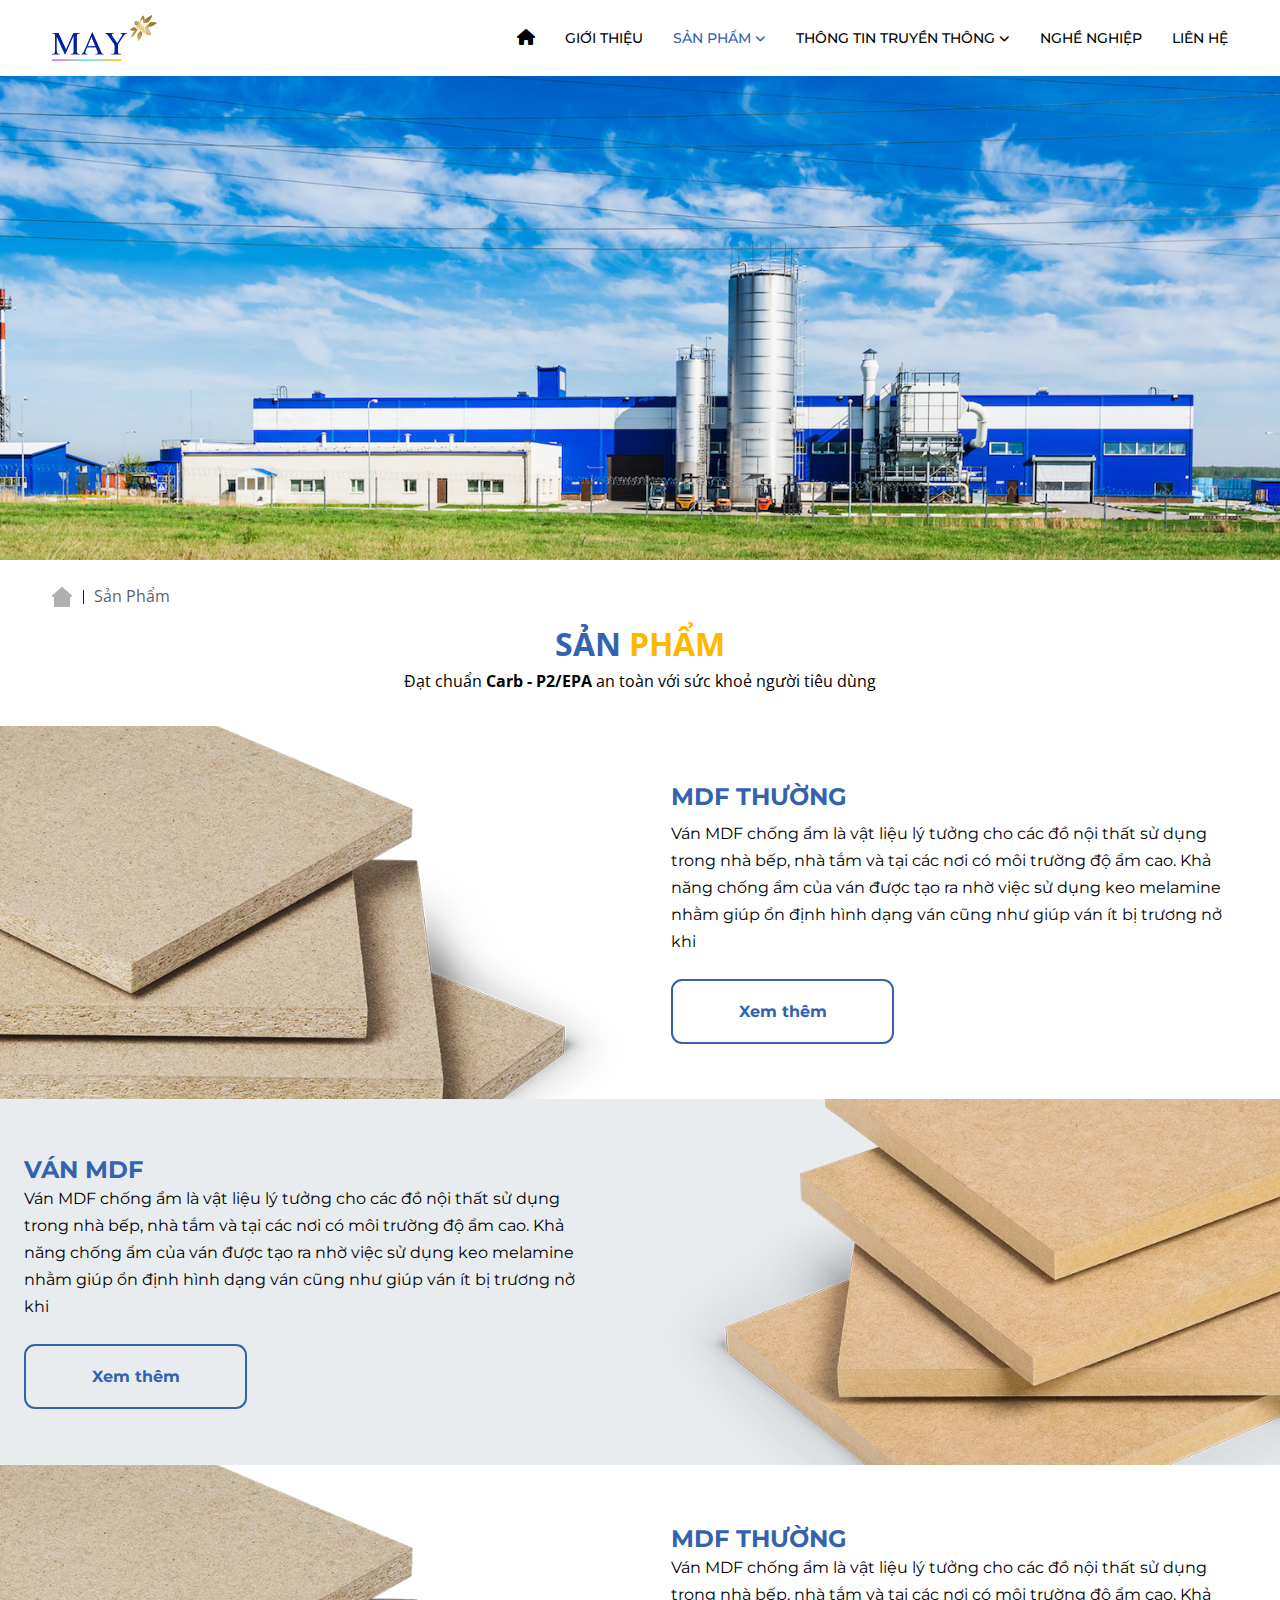
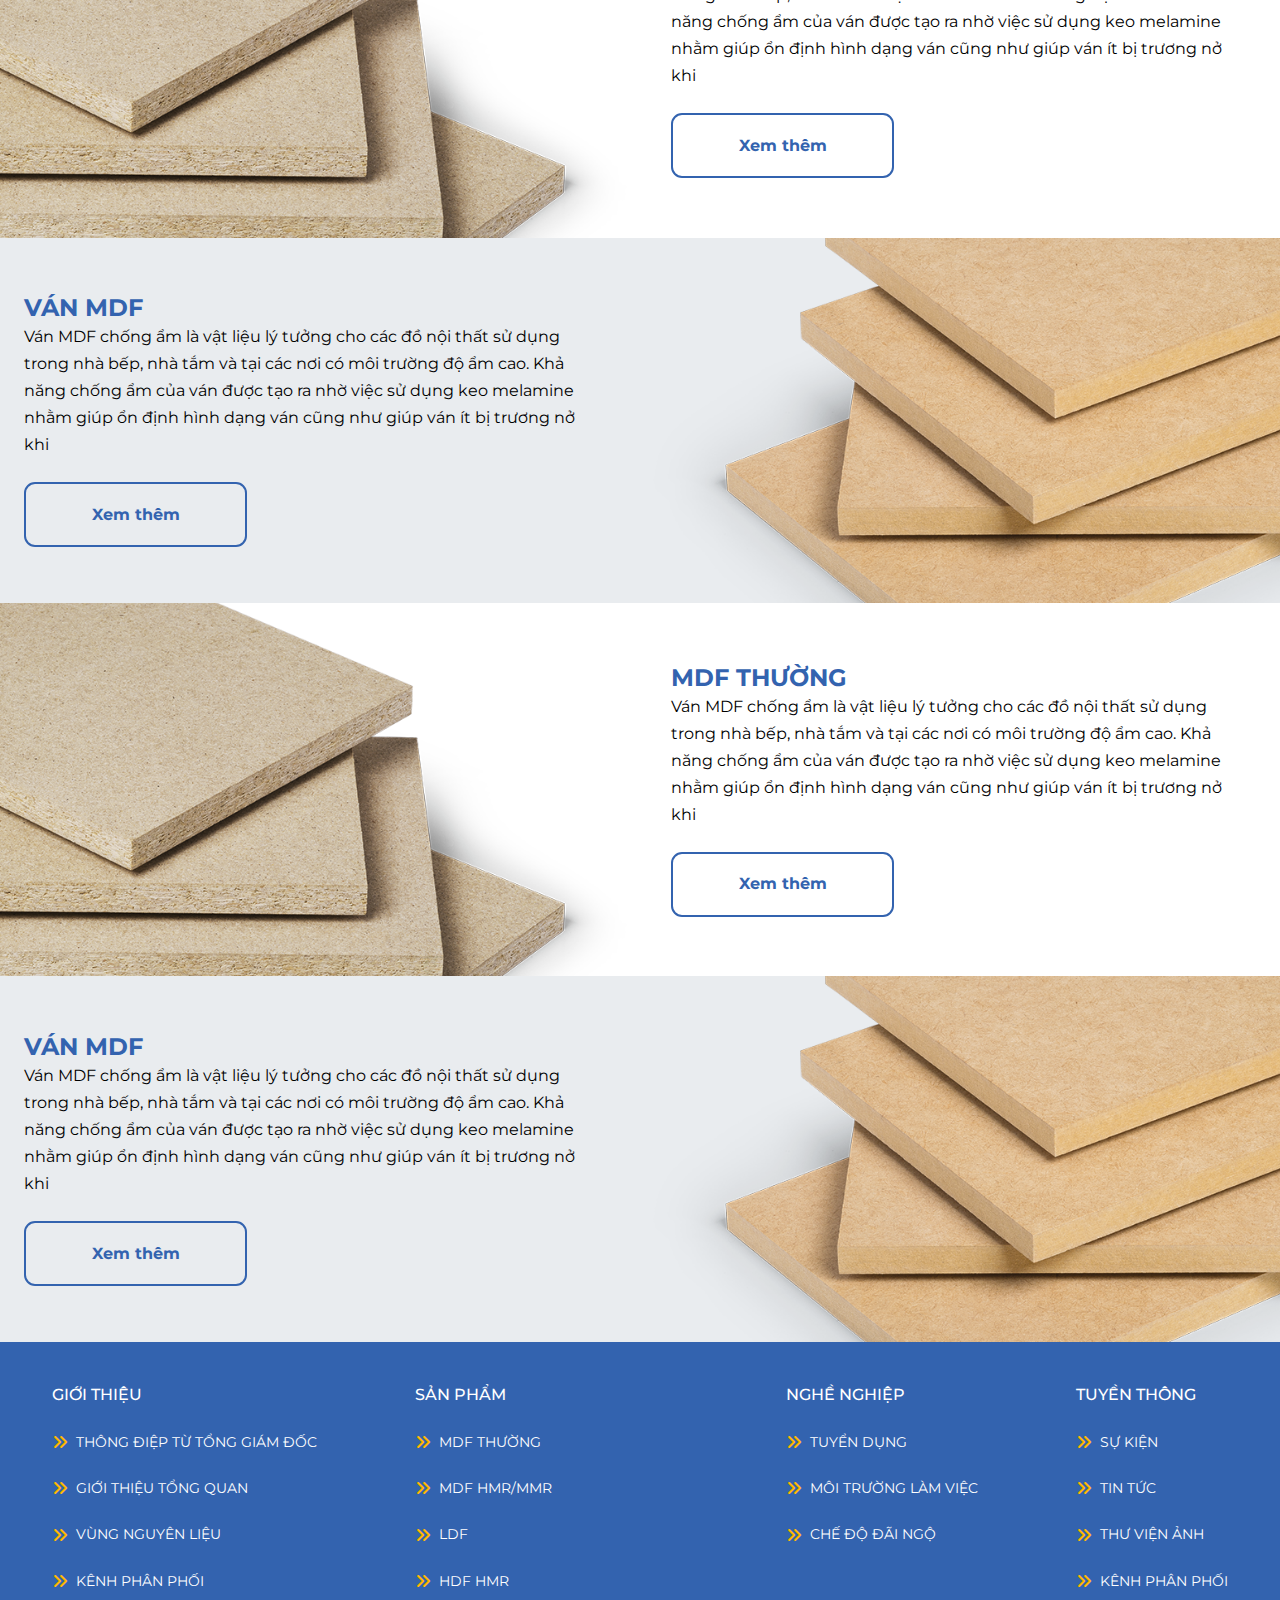
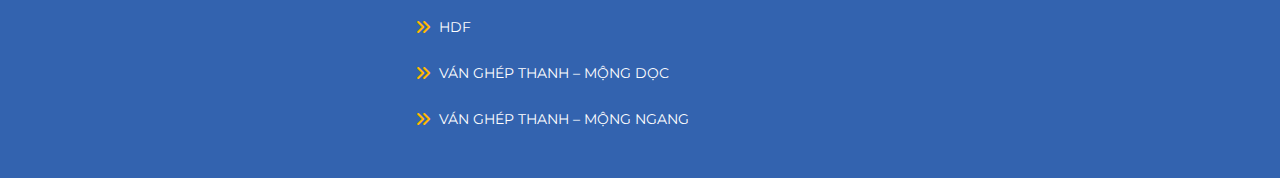
<file: src/pageProduct.html>
<!DOCTYPE html>
<html lang="en">

<head>
    <meta charset="UTF-8">
    <meta name="viewport" content="width=device-width, initial-scale=1.0">
    <!-- bootstrap -->
    <link href="https://cdn.jsdelivr.net/npm/bootstrap@5.3.3/dist/css/bootstrap.min.css" rel="stylesheet"
        integrity="sha384-QWTKZyjpPEjISv5WaRU9OFeRpok6YctnYmDr5pNlyT2bRjXh0JMhjY6hW+ALEwIH" crossorigin="anonymous">
    <!-- font awesome -->
    <link rel="stylesheet" href="https://cdnjs.cloudflare.com/ajax/libs/font-awesome/6.4.0/css/all.min.css">
    <!-- slick carousel -->
    <link rel="stylesheet" href="../slick/slick.css">
    <link rel="stylesheet" href="../slick/slick-theme.css">

    <!-- font chữ -->
    <link rel="preconnect" href="https://fonts.googleapis.com">
    <link rel="preconnect" href="https://fonts.gstatic.com" crossorigin>
    <link href="https://fonts.googleapis.com/css2?family=Montserrat:ital,wght@0,100..900;1,100..900&display=swap"
        rel="stylesheet">
    <link rel="preconnect" href="https://fonts.googleapis.com">
    <link rel="preconnect" href="https://fonts.gstatic.com" crossorigin>
    <link href="https://fonts.googleapis.com/css2?family=Open+Sans:ital,wght@0,300..800;1,300..800&display=swap"
        rel="stylesheet">
    <!-- jquery -->
    <script src="https://code.jquery.com/jquery-3.7.1.min.js"
        integrity="sha256-/JqT3SQfawRcv/BIHPThkBvs0OEvtFFmqPF/lYI/Cxo=" crossorigin="anonymous"></script>
    <!-- custom css -->
    <link rel="stylesheet" href="../public/css/owlnav.css">
    <link rel="stylesheet" href="../public/css/styles.css">
    <link rel="stylesheet" href="../public/css/page.css">
    <link rel="stylesheet" href="../public/css/environment.css">
    <link rel="stylesheet" href="../public/css/reponsive.css">
    <title>Sản Phẩm</title>
</head>

<body data-bs-spy="scroll" data-target="#navbar">
    <header>
        <nav class="fixed-top sticky" id="navbar">
            <div class="container d-flex justify-content-between align-items-center nav__content">
                <div class="nav-logo">
                    <img src="../public/img/Group 47.png" style="width: 105px;" alt="">
                </div>
                <div class="nav-menu hide">
                    <div class="exit me-5">
                        <i class="exit-icon fa-solid fa-xmark"></i>
                    </div>
                    <ul class="menu-items d-flex justify-content-between align-items-center">
                        <li><a class="text-uppercase" href="/src/index.html">
                                <i class="fa-solid fa-house"></i>
                                <span>Trang Chủ</span>
                            </a></li>
                        <li><a class="text-uppercase" href="/src/Introduce.html">Giới thiệu</a></li>
                        <li class="active"><a class="text-uppercase" href="/src/pageProduct.html">Sản phẩm <i
                                    class="fa-solid fa-angle-down"></i>
                            </a></li>
                        <li><a class="text-uppercase" href="/src/event.html">thông tin truyền thông <i
                                    class="fa-solid fa-angle-down"></i>
                            </a></li>
                        <li><a class="text-uppercase" href="/src/recruitment.html">Nghề Nghiệp</a></li>
                        <li><a class="text-uppercase" href="/src/connect.html">liên hệ</a></li>
                        <li class="search-input">
                            <div class="group">
                                <svg viewBox="0 0 24 24" aria-hidden="true" class="icon">
                                    <g>
                                        <path
                                            d="M21.53 20.47l-3.66-3.66C19.195 15.24 20 13.214 20 11c0-4.97-4.03-9-9-9s-9 4.03-9 9 4.03 9 9 9c2.215 0 4.24-.804 5.808-2.13l3.66 3.66c.147.146.34.22.53.22s.385-.073.53-.22c.295-.293.295-.767.002-1.06zM3.5 11c0-4.135 3.365-7.5 7.5-7.5s7.5 3.365 7.5 7.5-3.365 7.5-7.5 7.5-7.5-3.365-7.5-7.5z">
                                        </path>
                                    </g>
                                </svg>
                                <input class="input" type="search" placeholder="Search" />
                            </div>
                        </li>
                    </ul>
                </div>
                <div class="nav-mobile">
                    <i class="menu-icon fa-solid fa-bars"></i>
                </div>
                <!-- Search Box -->
                <!-- <div id="search-box" class="search-box hide">
                    <input type="text" placeholder="Search..." />
                    <button type="submit"><i class="fa-solid fa-search"></i></button>
                </div> -->
            </div>
        </nav>
    </header>
    <main>
        <section class="banner">
            <div class="banner__img">
                <img src="../public/img/banner.jpg" alt="">
            </div>
        </section>
        <!-- phần pageProduct -->
        <section class="pageProduct py-4" style="font-family: Open Sans;">
            <div class="container">
                <div class="page__breadcrumb d-flex align-items-center">
                    <img src="../public/img/home.png" alt="">
                    <img src="../public/img/Rectangle 50.png" alt="">
                    <div class="text-muted">Sản Phẩm</div>
                </div>
                <div class="pageProduct py-2">
                    <div class="xs-font text-uppercase text-center">
                        Sản <span class="text-orange">Phẩm</span>
                    </div>
                    <div class="product__text text-center">Đạt chuẩn <strong> Carb - P2/EPA</strong> an toàn với sức
                        khoẻ người tiêu dùng
                    </div>
                </div>
            </div>
        </section>
        <section class="pageProduct__content">
            <div class="environment__content d-flex align-items-center">
                <div class="environment__item w-100">
                    <img src="../public/img/Rectangle 66.png" class="w-100 h-100" alt="">
                </div>
                <div class="environment__item p-4">
                    <div class="environment__title text-uppercase">mdf thường</div>
                    <div class="environment__text mt-2" style="line-height: 27px;">
                        Ván MDF chống ẩm là vật liệu lý tưởng cho các đồ nội thất sử dụng trong nhà bếp, nhà tắm và tại
                        các nơi có môi trường độ ẩm cao.
                        Khả năng chống ẩm của ván được tạo ra nhờ việc sử dụng keo melamine nhằm giúp ổn định hình dạng
                        ván cũng như giúp ván ít bị trương nở khi
                    </div>
                    <a href="/src/productDetail.html" style=" color:#3363AF;
                        font-family: Montserrat;
                        font-size: 16px;
                        font-weight: 700;
                        line-height: 19.5px;
                        text-align: left;
                        " class="text-center mt-4 more align-items-center justify-content-center">
                        Xem thêm
                    </a>
                </div>
            </div>
            <div
                class="bg-body-secondary environment__content environment__content-2 d-flex align-items-center flex-row-reverse justify-content-between">
                <div class="environment__item w-100">
                    <img src="../public/img/image 24.png" class="w-100" alt="">
                </div>
                <div class="environment__item p-4">
                    <div class="environment__title text-uppercase">ván mdf</div>
                    <div class="environment__text" style="line-height: 27px;">
                        Ván MDF chống ẩm là vật liệu lý tưởng cho các đồ nội thất sử dụng trong nhà bếp, nhà tắm và tại
                        các nơi có môi trường độ ẩm cao.
                        Khả năng chống ẩm của ván được tạo ra nhờ việc sử dụng keo melamine nhằm giúp ổn định hình dạng
                        ván cũng như giúp ván ít bị trương nở khi
                    </div>
                    <a href="#" style=" color:#3363AF;
                        font-family: Montserrat;
                        font-size: 16px;
                        font-weight: 700;
                        line-height: 19.5px;
                        text-align: left;
                        " class="text-center mt-4 more align-items-center justify-content-center">
                        Xem thêm
                    </a>
                </div>
            </div>
            <div class="environment__content d-flex align-items-center">
                <div class="environment__item w-100">
                    <img src="../public/img/Rectangle 66.png" class="w-100" alt="">
                </div>
                <div class="environment__item p-4">
                    <div class="environment__title text-uppercase">mdf thường</div>
                    <div class="environment__text" style="line-height: 27px;">
                        Ván MDF chống ẩm là vật liệu lý tưởng cho các đồ nội thất sử dụng trong nhà bếp, nhà tắm và tại
                        các nơi có môi trường độ ẩm cao.
                        Khả năng chống ẩm của ván được tạo ra nhờ việc sử dụng keo melamine nhằm giúp ổn định hình dạng
                        ván cũng như giúp ván ít bị trương nở khi
                    </div>
                    <a href="#" style=" color:#3363AF;
                        font-family: Montserrat;
                        font-size: 16px;
                        font-weight: 700;
                        line-height: 19.5px;
                        text-align: left;
                        " class="text-center mt-4 more align-items-center justify-content-center">
                        Xem thêm
                    </a>
                </div>
            </div>
            <div
                class="bg-body-secondary environment__content environment__content-2 d-flex align-items-center flex-row-reverse justify-content-between">
                <div class="environment__item w-100">
                    <img src="../public/img/image 24.png" class="w-100" alt="">
                </div>
                <div class="environment__item p-4">
                    <div class="environment__title text-uppercase">ván mdf</div>
                    <div class="environment__text" style="line-height: 27px;">
                        Ván MDF chống ẩm là vật liệu lý tưởng cho các đồ nội thất sử dụng trong nhà bếp, nhà tắm và tại
                        các nơi có môi trường độ ẩm cao.
                        Khả năng chống ẩm của ván được tạo ra nhờ việc sử dụng keo melamine nhằm giúp ổn định hình dạng
                        ván cũng như giúp ván ít bị trương nở khi
                    </div>
                    <a href="#" style=" color:#3363AF;
                        font-family: Montserrat;
                        font-size: 16px;
                        font-weight: 700;
                        line-height: 19.5px;
                        text-align: left;
                        " class="text-center mt-4 more align-items-center justify-content-center">
                        Xem thêm
                    </a>
                </div>
            </div>
            <div class="environment__content d-flex align-items-center">
                <div class="environment__item w-100">
                    <img src="../public/img/Rectangle 66.png" class="w-100" alt="">
                </div>
                <div class="environment__item p-4">
                    <div class="environment__title text-uppercase">mdf thường</div>
                    <div class="environment__text" style="line-height: 27px;">
                        Ván MDF chống ẩm là vật liệu lý tưởng cho các đồ nội thất sử dụng trong nhà bếp, nhà tắm và tại
                        các nơi có môi trường độ ẩm cao.
                        Khả năng chống ẩm của ván được tạo ra nhờ việc sử dụng keo melamine nhằm giúp ổn định hình dạng
                        ván cũng như giúp ván ít bị trương nở khi
                    </div>
                    <a href="#" style=" color:#3363AF;
                        font-family: Montserrat;
                        font-size: 16px;
                        font-weight: 700;
                        line-height: 19.5px;
                        text-align: left;
                        " class="text-center mt-4 more align-items-center justify-content-center">
                        Xem thêm
                    </a>
                </div>
            </div>
            <div
                class="bg-body-secondary environment__content environment__content-2 d-flex align-items-center flex-row-reverse justify-content-between">
                <div class="environment__item w-100">
                    <img src="../public/img/image 24.png" class="w-100" alt="">
                </div>
                <div class="environment__item p-4">
                    <div class="environment__title text-uppercase">ván mdf</div>
                    <div class="environment__text" style="line-height: 27px;">
                        Ván MDF chống ẩm là vật liệu lý tưởng cho các đồ nội thất sử dụng trong nhà bếp, nhà tắm và tại
                        các nơi có môi trường độ ẩm cao.
                        Khả năng chống ẩm của ván được tạo ra nhờ việc sử dụng keo melamine nhằm giúp ổn định hình dạng
                        ván cũng như giúp ván ít bị trương nở khi
                    </div>
                    <a href="#" style=" color:#3363AF;
                        font-family: Montserrat;
                        font-size: 16px;
                        font-weight: 700;
                        line-height: 19.5px;
                        text-align: left;
                        " class="text-center mt-4 more align-items-center justify-content-center">
                        Xem thêm
                    </a>
                </div>
            </div>
        </section>
    </main>
    <!-- phần footer -->
    <footer>
        <div class="container">
            <div class="footer__content d-flex justify-content-between">
                <div>
                    <span class="text-uppercase">Giới thiệu</span>
                    <ul class="mt-3">
                        <li class="mt-2 text-uppercase d-flex align-items-center">
                            <i style="color: #FFB800;" class="fa-solid fa-angles-right me-2"></i>
                            <a href="#">THÔNG ĐIỆP TỪ TỔNG GIÁM ĐỐC</a>
                        </li>
                        <li class="mt-2 text-uppercase d-flex align-items-center">
                            <i style="color: #FFB800;" class="fa-solid fa-angles-right me-2"></i>
                            <a href="#">GIỚI THIỆU TỔNG QUAN</a>

                        </li>
                        <li class="mt-2 text-uppercase d-flex align-items-center">
                            <i style="color: #FFB800;" class="fa-solid fa-angles-right me-2"></i>
                            <a href="#">VÙNG NGUYÊN LIỆU</a>

                        </li>
                        <li class="mt-2 text-uppercase d-flex align-items-center">
                            <i style="color: #FFB800;" class="fa-solid fa-angles-right me-2"></i>
                            <a href="#">KÊNH PHÂN PHỐI</a>
                        </li>
                    </ul>
                </div>
                <div>
                    <span class="text-uppercase">SẢN PHẨM</span>
                    <ul class="mt-3">
                        <li class="mt-2 text-uppercase d-flex align-items-center">
                            <i style="color: #FFB800;" class="fa-solid fa-angles-right me-2"></i>
                            <a href="#">MDF THƯỜNG</a>
                        </li>
                        <li class="mt-2 text-uppercase d-flex align-items-center">
                            <i style="color: #FFB800;" class="fa-solid fa-angles-right me-2"></i>
                            <a href="#">MDF HMR/MMR</a>
                        </li>
                        <li class="mt-2 text-uppercase d-flex align-items-center">
                            <i style="color: #FFB800;" class="fa-solid fa-angles-right me-2"></i>
                            <a href="#">LDF</a>

                        </li>
                        <li class="mt-2 text-uppercase d-flex align-items-center">
                            <i style="color: #FFB800;" class="fa-solid fa-angles-right me-2"></i>

                            <a href="#">HDF HMR</a>
                        </li>
                        <li class="mt-2 text-uppercase d-flex align-items-center">
                            <i style="color: #FFB800;" class="fa-solid fa-angles-right me-2"></i>

                            <a href="#">HDF</a>
                        </li>
                        <li class="mt-2 text-uppercase d-flex align-items-center">
                            <i style="color: #FFB800;" class="fa-solid fa-angles-right me-2"></i>

                            <a href="#">VÁN GHÉP THANH – MỘNG DỌC</a>
                        </li>
                        <li class="mt-2 text-uppercase d-flex align-items-center">
                            <i style="color: #FFB800;" class="fa-solid fa-angles-right me-2"></i>

                            <a href="#">VÁN GHÉP THANH – MỘNG ngang</a>
                        </li>

                    </ul>
                </div>
                <div>
                    <span class="text-uppercase">Nghề nghiệp</span>
                    <ul class="mt-3">
                        <li class="mt-2 text-uppercase d-flex align-items-center">
                            <i style="color: #FFB800;" class="fa-solid fa-angles-right me-2"></i>
                            <a href="#">TUYỂN DỤNG</a>
                        </li>
                        <li class="mt-2 text-uppercase d-flex align-items-center">
                            <i style="color: #FFB800;" class="fa-solid fa-angles-right me-2"></i>
                            <a href="#">MÔI TRƯỜNG LÀM VIỆC</a>
                        </li>
                        <li class="mt-2 text-uppercase d-flex align-items-center">
                            <i style="color: #FFB800;" class="fa-solid fa-angles-right me-2"></i>
                            <a href="#">CHẾ ĐỘ ĐÃI NGỘ</a>
                        </li>
                    </ul>
                </div>
                <div>
                    <span class="text-uppercase">Tuyền thông</span>
                    <ul class="mt-3">
                        <li class="mt-2 text-uppercase d-flex align-items-center">
                            <i style="color: #FFB800;" class="fa-solid fa-angles-right me-2"></i>
                            <a href="#">Sự kiện</a>
                        </li>
                        <li class="mt-2 text-uppercase d-flex align-items-center">
                            <i style="color: #FFB800;" class="fa-solid fa-angles-right me-2"></i>
                            <a href="#">Tin tức</a>

                        </li>
                        <li class="mt-2 text-uppercase d-flex align-items-center">
                            <i style="color: #FFB800;" class="fa-solid fa-angles-right me-2"></i>
                            <a href="#"> Thư viện ảnh</a>

                        </li>
                        <li class="mt-2 text-uppercase d-flex align-items-center">
                            <i style="color: #FFB800;" class="fa-solid fa-angles-right me-2"></i>
                            <a href="#">KÊNH PHÂN PHỐI</a>
                        </li>
                    </ul>
                </div>
            </div>
        </div>
    </footer>

    <!-- footer-bot -->
    <div class="footer-bot py-4">
        <div class="container">
            <div class="row">
                <div class="col-md-4 mt-4">
                    <div class="footer-bot__title text-uppercase">Công ty Cổ Lâm nghiệp tháng Năm</div>
                    <div class="d-flex align-items-start">
                        <img src="../public/img/addr.png" class="me-2" alt="">
                        <div class="small-font">Nhà máy chế biến gỗ Nghệ An, xã Nghĩa Hội, huyện Nghĩa Đàn,tỉnh Nghệ An,
                            Việt Nam</div>
                    </div>
                    <div class="d-flex align-items-start mt-1">
                        <img src="../public/img/phone.png" class="me-2" alt="">

                        <span class="small-font">Điện thoại: +84 (04) 3938 768</span>
                    </div>
                </div>
                <div class="col-md-4 mt-4">
                    <div class="footer-bot__title text-uppercase">Liên kết nhanh</div>
                    <a href="#" class="small-font d-block">Sản phẩm</a>
                    <a href="#" class="small-font d-block">Giới thiệu</a>
                    <a href="#" class="small-font d-block">Thông tin truyền thông</a>
                    <a href="#" class="small-font d-block">Nghề nghiệp</a>
                    <a href="#" class="small-font d-block">Liên hệ</a>
                </div>
                <div class="col-md-4 mt-4">
                    <div class="footer-bot__title text-uppercase">Mạng Xã hội</div>
                    <div class="footer-bot__icon">
                        <i class="fa-brands fa-facebook-f me-2"></i>
                        <i class="fa-brands fa-youtube me-2"></i>
                        <i class="fa-brands fa-twitter me-2"></i>
                        <i class="fa-brands fa-telegram me-2"></i>
                    </div>
                </div>
            </div>
            <div class="mt-4" style="width: 100%;
                border: 1px solid #D9D9D9;">
            </div>
            <div class="mt-3" style="font-family: Montserrat;
                font-size: 12px;
                font-weight: 400;
                line-height: 14.63px;
                text-align: left;
                color: #D9D9D9;
                ">THIẾT KẾ WEB BỞI MAIATECH</div>
        </div>
    </div>
</body>
<!-- bootstrap js -->
<script src="https://cdn.jsdelivr.net/npm/bootstrap@5.3.3/dist/js/bootstrap.bundle.min.js"
    integrity="sha384-YvpcrYf0tY3lHB60NNkmXc5s9fDVZLESaAA55NDzOxhy9GkcIdslK1eN7N6jIeHz"
    crossorigin="anonymous"></script>

<script src="./main.js"></script>


</html>
</file>
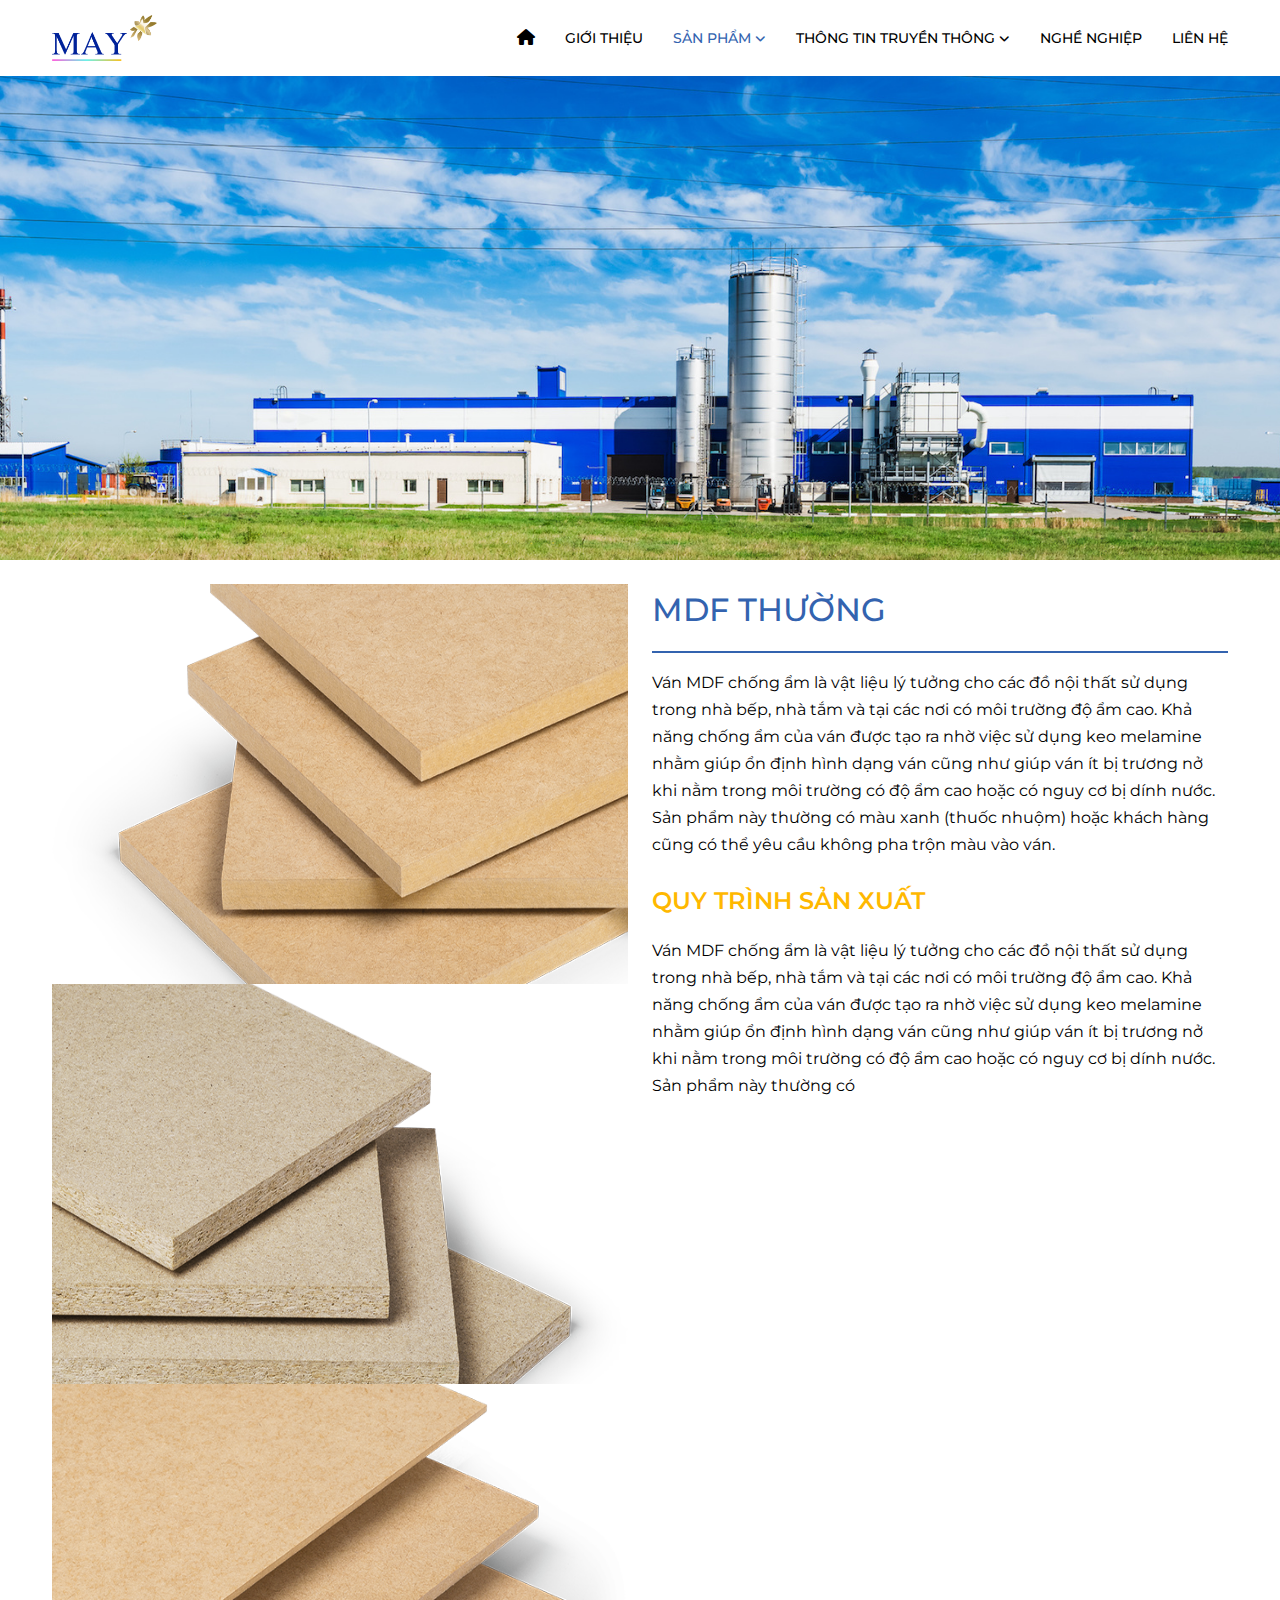
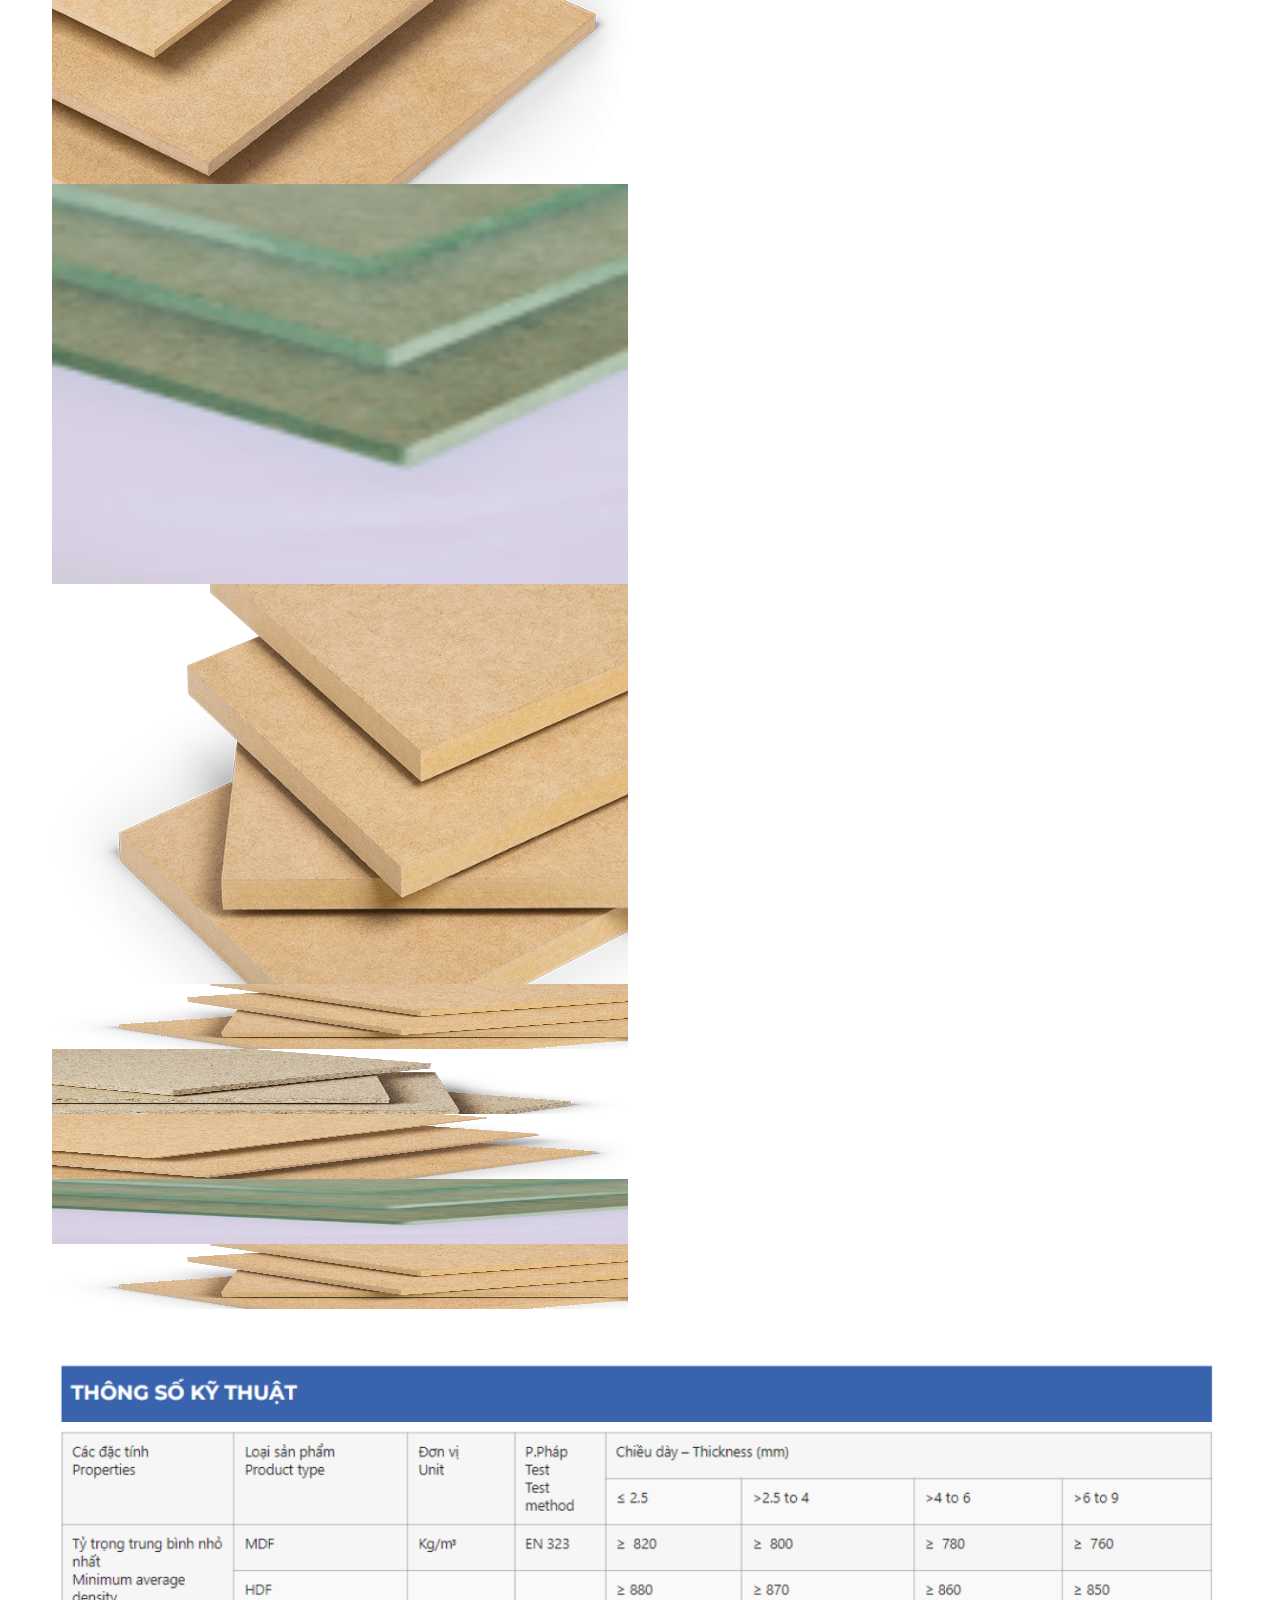
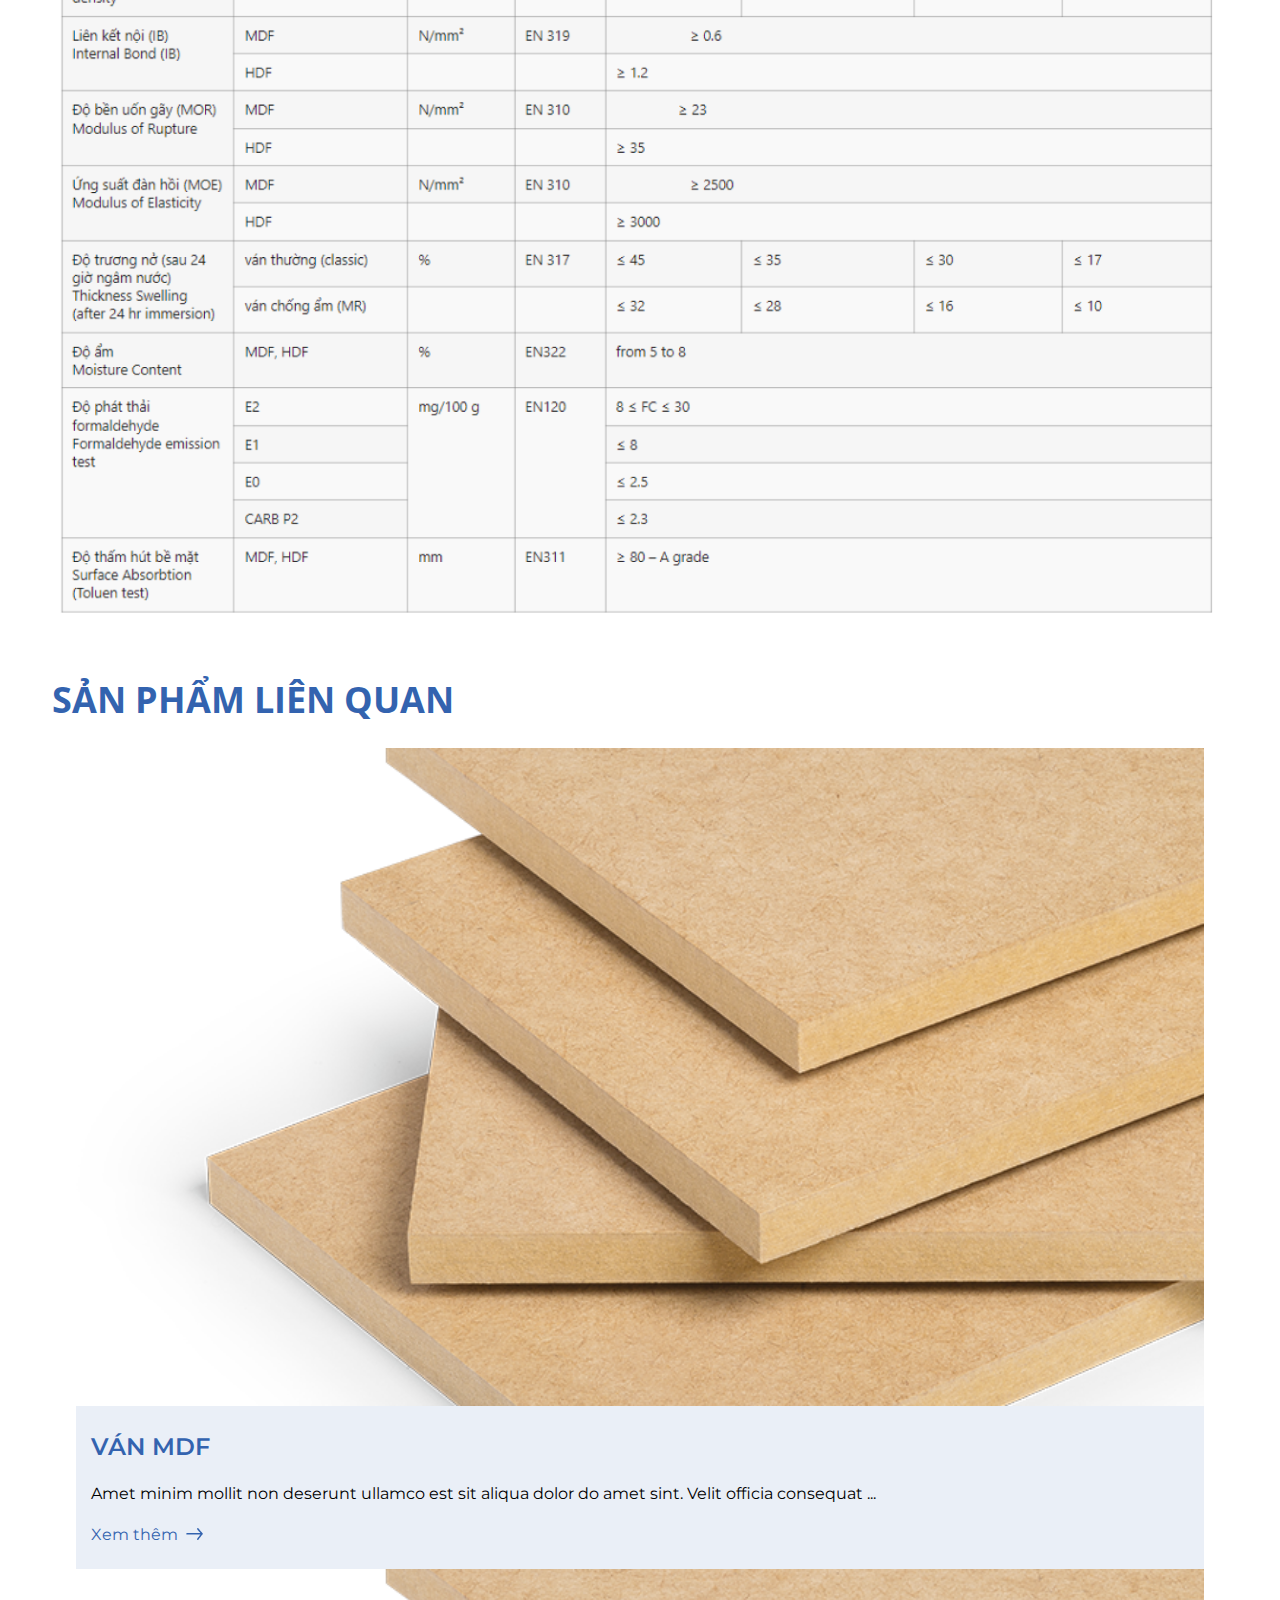
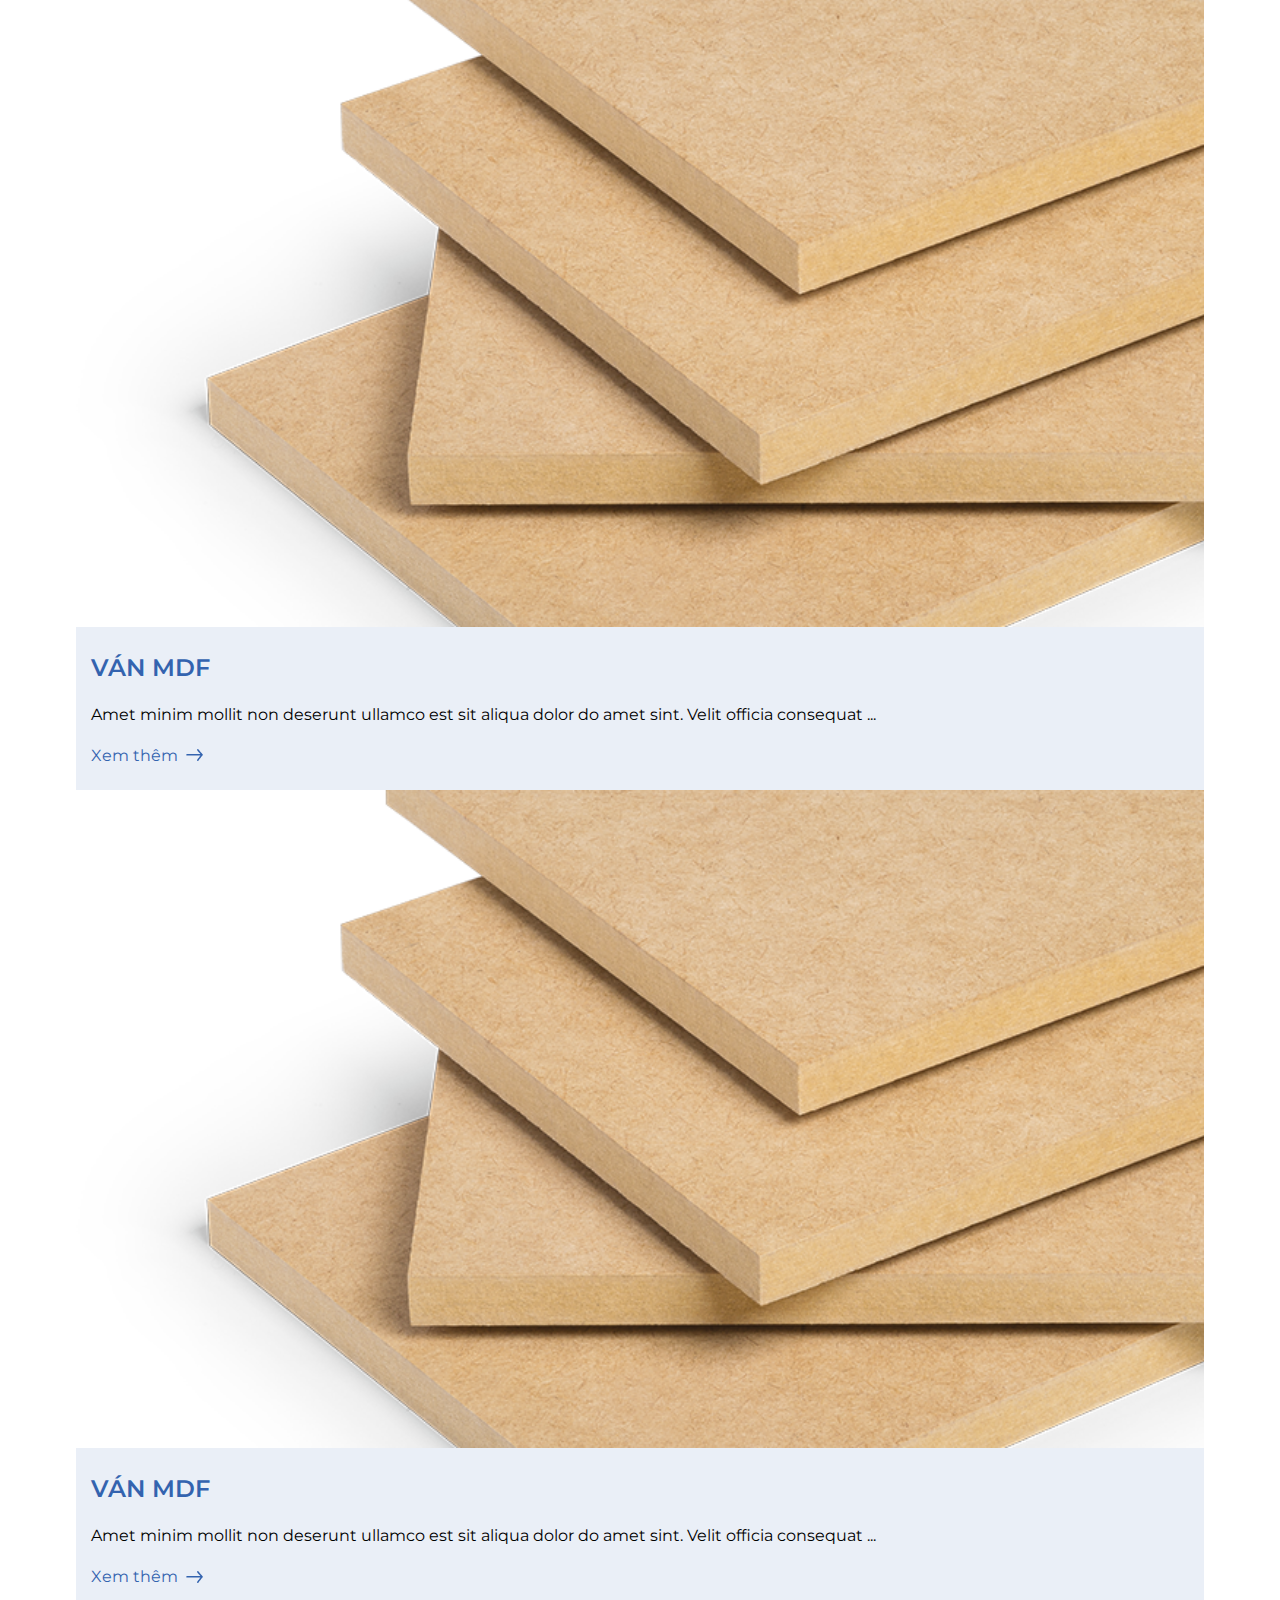
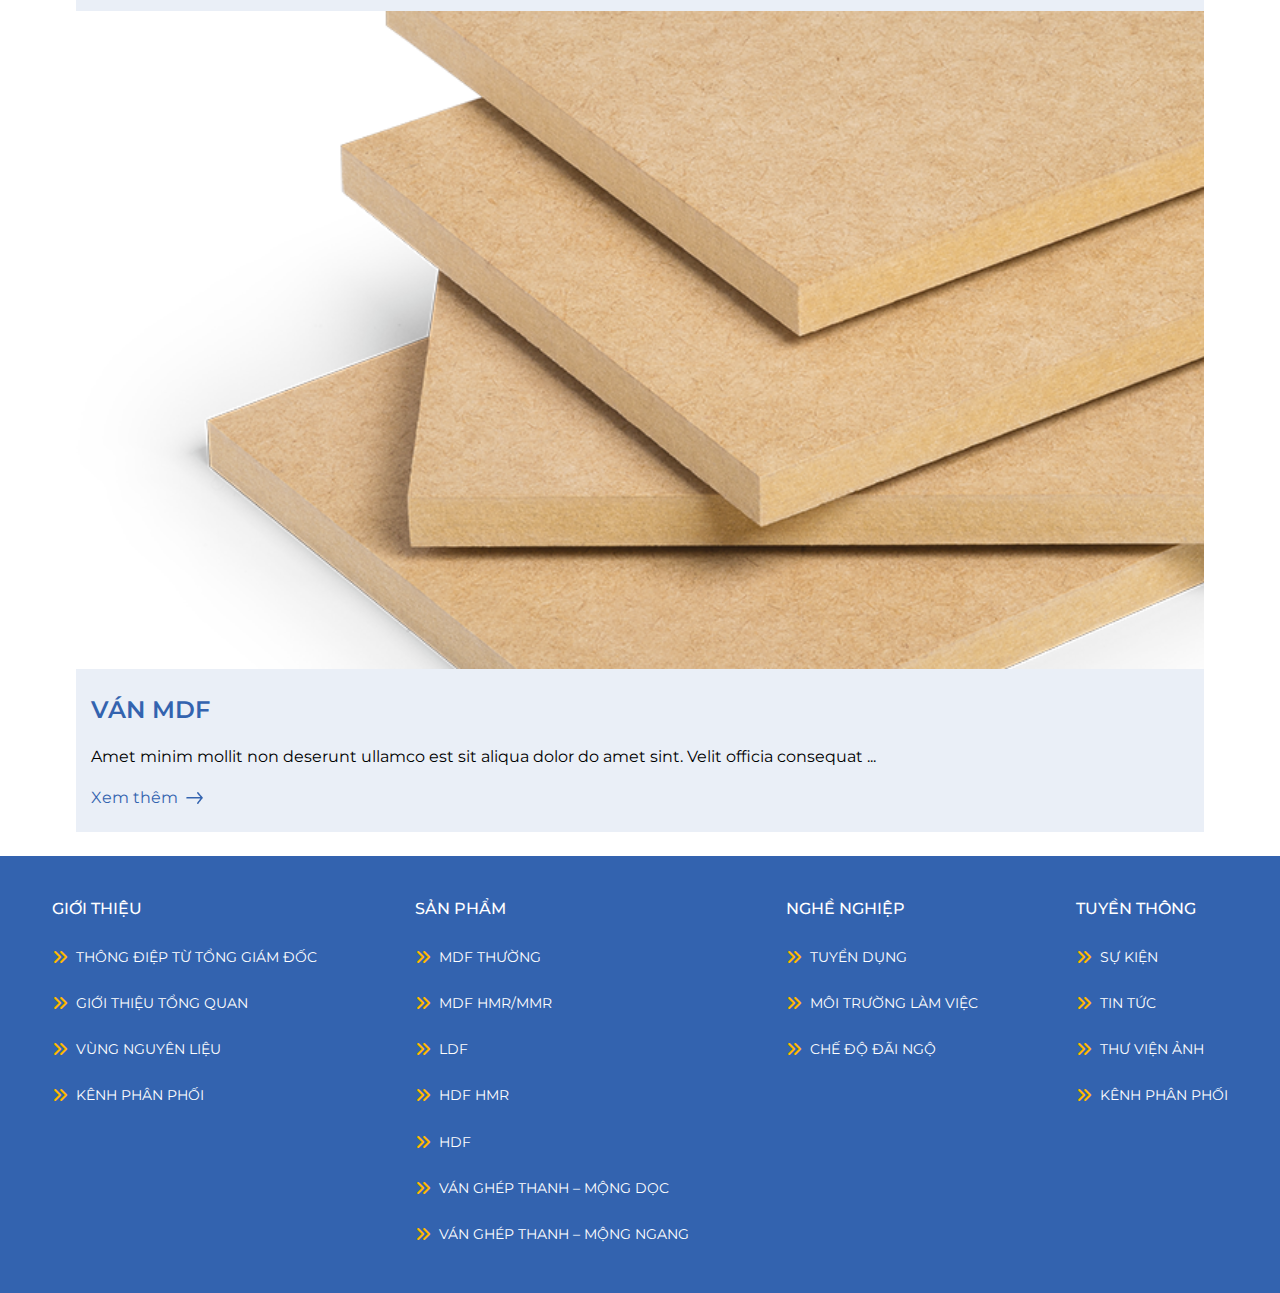
<file: src/productDetail.html>
<!DOCTYPE html>
<html lang="en">

<head>
    <meta charset="UTF-8">
    <meta name="viewport" content="width=device-width, initial-scale=1.0">
    <!-- bootstrap -->
    <link href="https://cdn.jsdelivr.net/npm/bootstrap@5.3.3/dist/css/bootstrap.min.css" rel="stylesheet"
        integrity="sha384-QWTKZyjpPEjISv5WaRU9OFeRpok6YctnYmDr5pNlyT2bRjXh0JMhjY6hW+ALEwIH" crossorigin="anonymous">
    <!-- font awesome -->
    <link rel="stylesheet" href="https://cdnjs.cloudflare.com/ajax/libs/font-awesome/6.4.0/css/all.min.css">
    <!-- slick carousel -->
    <link rel="stylesheet" href="../slick/slick.css">
    <link rel="stylesheet" href="../slick/slick-theme.css">

    <!-- font chữ -->
    <link rel="preconnect" href="https://fonts.googleapis.com">
    <link rel="preconnect" href="https://fonts.gstatic.com" crossorigin>
    <link href="https://fonts.googleapis.com/css2?family=Montserrat:ital,wght@0,100..900;1,100..900&display=swap"
        rel="stylesheet">
    <link rel="preconnect" href="https://fonts.googleapis.com">
    <link rel="preconnect" href="https://fonts.gstatic.com" crossorigin>
    <link href="https://fonts.googleapis.com/css2?family=Open+Sans:ital,wght@0,300..800;1,300..800&display=swap"
        rel="stylesheet">
    <!-- jquery -->
    <script src="https://code.jquery.com/jquery-3.7.1.min.js"
        integrity="sha256-/JqT3SQfawRcv/BIHPThkBvs0OEvtFFmqPF/lYI/Cxo=" crossorigin="anonymous"></script>
    <!-- custom css -->
    <link rel="stylesheet" href="../public/css/owlnav.css">
    <link rel="stylesheet" href="../public/css/styles.css">
    <link rel="stylesheet" href="../public/css/page.css">
    <link rel="stylesheet" href="../public/css/environment.css">
    <link rel="stylesheet" href="../public/css/reponsive.css">
    <title>Chi tiết Sản Phẩm</title>
</head>

<body data-bs-spy="scroll" data-target="#navbar">
    <header>
        <nav class="fixed-top sticky" id="navbar">
            <div class="container d-flex justify-content-between align-items-center nav__content">
                <div class="nav-logo">
                    <img src="../public/img/Group 47.png" style="width: 105px;" alt="">
                </div>
                <div class="nav-menu hide">
                    <div class="exit me-5">
                        <i class="exit-icon fa-solid fa-xmark"></i>
                    </div>
                    <ul class="menu-items d-flex justify-content-between align-items-center">
                        <li><a class="text-uppercase" href="/src/index.html">
                                <i class="fa-solid fa-house"></i>
                                <span>Trang Chủ</span>
                            </a></li>
                        <li><a class="text-uppercase" href="/src/Introduce.html">Giới thiệu</a></li>
                        <li class="active"><a class="text-uppercase" href="/src/pageProduct.html">Sản phẩm <i
                                    class="fa-solid fa-angle-down"></i>
                            </a></li>
                        <li><a class="text-uppercase" href="/src/event.html">thông tin truyền thông <i
                                    class="fa-solid fa-angle-down"></i>
                            </a></li>
                        <li><a class="text-uppercase" href="/src/recruitment.html">Nghề Nghiệp</a></li>
                        <li><a class="text-uppercase" href="/src/connect.html">liên hệ</a></li>
                        <li class="search-input">
                            <div class="group">
                                <svg viewBox="0 0 24 24" aria-hidden="true" class="icon">
                                    <g>
                                        <path
                                            d="M21.53 20.47l-3.66-3.66C19.195 15.24 20 13.214 20 11c0-4.97-4.03-9-9-9s-9 4.03-9 9 4.03 9 9 9c2.215 0 4.24-.804 5.808-2.13l3.66 3.66c.147.146.34.22.53.22s.385-.073.53-.22c.295-.293.295-.767.002-1.06zM3.5 11c0-4.135 3.365-7.5 7.5-7.5s7.5 3.365 7.5 7.5-3.365 7.5-7.5 7.5-7.5-3.365-7.5-7.5z">
                                        </path>
                                    </g>
                                </svg>
                                <input class="input" type="search" placeholder="Search" />
                            </div>
                        </li>
                    </ul>
                </div>
                <div class="nav-mobile">
                    <i class="menu-icon fa-solid fa-bars"></i>
                </div>
                <!-- Search Box -->
                <!-- <div id="search-box" class="search-box hide">
                    <input type="text" placeholder="Search..." />
                    <button type="submit"><i class="fa-solid fa-search"></i></button>
                </div> -->
            </div>
        </nav>
    </header>
    <main>
        <section class="banner">
            <div class="banner__img">
                <img src="../public/img/banner.jpg" alt="">
            </div>
        </section>
        <!-- phần detail -->
        <div class="detail py-4">
            <div class="container">
                <div class="row">
                    <div class="col-md-6">
                        <div class="slider-for">
                            <div class="w-100"><img class="w-100" style="height: 400px;"
                                    src="../public/img/image 24.png" alt=""></div>
                            <div class="w-100"><img class="w-100" style="height: 400px;"
                                    src="../public/img/Rectangle 66.png" alt=""></div>
                            <div class="w-100"><img class="w-100" style="height: 400px;" src="../public/img/van 1.png"
                                    alt=""></div>
                            <div class="w-100"><img class="w-100" style="height: 400px;"
                                    src="../public/img/Rectangle 80.png" alt=""></div>
                            <div class="w-100"><img class="w-100" style="height: 400px;"
                                    src="../public/img/image 24.png" alt=""></div>
                        </div>
                        <div class="slider-nav">
                            <div class="w-100"><img class="w-100" style="height: 65px;" src="../public/img/image 24.png"
                                    alt=""></div>
                            <div class="w-100"><img class="w-100" style="height: 65px;"
                                    src="../public/img/Rectangle 66.png" alt=""></div>
                            <div class="w-100"><img class="w-100" style="height: 65px;" src="../public/img/van 1.png"
                                    alt=""></div>
                            <div class="w-100"><img class="w-100" style="height: 65px;"
                                    src="../public/img/Rectangle 80.png" alt=""></div>
                            <div class="w-100"><img class="w-100" style="height: 65px;" src="../public/img/image 24.png"
                                    alt=""></div>
                        </div>
                    </div>
                    <div class="col-md-6">
                        <div class="xs-font text-uppercase" style="font-weight: 500;">
                            mdf thường
                        </div>
                        <div class="mt-3" style="border: 1px solid #3363AF;"></div>
                        <div class="mt-3 small-font" style="line-height: 27px;">
                            Ván MDF chống ẩm là vật liệu lý tưởng cho các đồ nội thất sử dụng trong nhà bếp, nhà tắm và
                            tại các nơi có môi trường độ ẩm cao. Khả năng chống ẩm của ván được tạo ra nhờ việc sử dụng
                            keo melamine nhằm giúp ổn định hình dạng ván cũng như giúp ván ít bị trương nở khi nằm trong
                            môi trường có độ ẩm cao hoặc có nguy cơ bị dính nước. Sản phẩm này thường có màu xanh (thuốc
                            nhuộm) hoặc khách hàng cũng có thể yêu cầu không pha trộn màu vào ván.
                        </div>
                        <div class="mt-4">
                            <div class="text-orange medium-font text-uppercase">Quy trình sản xuất</div>
                            <div class="mt-3 small-font" style="line-height: 27px;">
                                Ván MDF chống ẩm là vật liệu lý tưởng cho các đồ nội thất sử dụng trong nhà bếp, nhà tắm
                                và tại các nơi có môi trường độ ẩm cao. Khả năng chống ẩm của ván được tạo ra nhờ việc
                                sử dụng keo melamine nhằm giúp ổn định hình dạng ván cũng như giúp ván ít bị trương nở
                                khi nằm trong môi trường có độ ẩm cao hoặc có nguy cơ bị dính nước. Sản phẩm này thường
                                có
                            </div>
                        </div>
                    </div>
                </div>
                <section class="parameter py-5">
                    <img src="../public/img/image 23.png" alt="">
                </section>
                <section class="other">
                    <div style="font-family: Open Sans;
                    font-size: 36px;
                    font-weight: 700;
                    line-height: 49.03px;
                    text-align: left;
                    color: #3363AF;
                    " class="text-uppercase">Sản phẩm liên quan</div>
                    <div class="mt-4">
                        <div class="multiple-items">
                            <div class="page__card px-4">
                                <div class="w-100"><img class="w-100" src="../public/img/image 24.png" alt=""></div>
                                <div class="page__card__content d-flex justify-content-between flex-column">
                                    <div class="medium-font">VÁN MDF</div>
                                    <div class="card__text small-font">Amet minim mollit non deserunt ullamco est sit
                                        aliqua
                                        dolor do
                                        amet sint. Velit officia consequat ...</div>
                                    <a class="d-flex align-items-center" href="#"><span class="small-font me-2"
                                            style="color: #3363AF;">Xem thêm</span> <img src="../public/img/muiten.png"
                                            alt=""></a>
                                </div>
                            </div>
                            <div class="page__card px-4">
                                <div class="w-100"><img class="w-100" src="../public/img/image 24.png" alt=""></div>
                                <div class="page__card__content d-flex justify-content-between flex-column">
                                    <div class="medium-font">VÁN MDF</div>
                                    <div class="card__text small-font">Amet minim mollit non deserunt ullamco est sit
                                        aliqua
                                        dolor do
                                        amet sint. Velit officia consequat ...</div>
                                    <a class="d-flex align-items-center" href="#"><span class="small-font me-2"
                                            style="color: #3363AF;">Xem thêm</span> <img src="../public/img/muiten.png"
                                            alt=""></a>
                                </div>
                            </div>
                            <div class="page__card px-4">
                                <div class="w-100"><img class="w-100" src="../public/img/image 24.png" alt=""></div>
                                <div class="page__card__content d-flex justify-content-between flex-column">
                                    <div class="medium-font">VÁN MDF</div>
                                    <div class="card__text small-font">Amet minim mollit non deserunt ullamco est sit
                                        aliqua
                                        dolor do
                                        amet sint. Velit officia consequat ...</div>
                                    <a class="d-flex align-items-center" href="#"><span class="small-font me-2"
                                            style="color: #3363AF;">Xem thêm</span> <img src="../public/img/muiten.png"
                                            alt=""></a>
                                </div>
                            </div>
                            <div class="page__card px-4">
                                <div class="w-100"><img class="w-100" src="../public/img/image 24.png" alt=""></div>
                                <div class="page__card__content d-flex justify-content-between flex-column">
                                    <div class="medium-font">VÁN MDF</div>
                                    <div class="card__text small-font">Amet minim mollit non deserunt ullamco est sit
                                        aliqua
                                        dolor do
                                        amet sint. Velit officia consequat ...</div>
                                    <a class="d-flex align-items-center" href="#"><span class="small-font me-2"
                                            style="color: #3363AF;">Xem thêm</span> <img src="../public/img/muiten.png"
                                            alt=""></a>
                                </div>
                            </div>
                        </div>
                    </div>
                </section>
            </div>
        </div>
    </main>
    <!-- phần footer -->
    <footer>
        <div class="container">
            <div class="footer__content d-flex justify-content-between">
                <div>
                    <span class="text-uppercase">Giới thiệu</span>
                    <ul class="mt-3">
                        <li class="mt-2 text-uppercase d-flex align-items-center">
                            <i style="color: #FFB800;" class="fa-solid fa-angles-right me-2"></i>
                            <a href="#">THÔNG ĐIỆP TỪ TỔNG GIÁM ĐỐC</a>
                        </li>
                        <li class="mt-2 text-uppercase d-flex align-items-center">
                            <i style="color: #FFB800;" class="fa-solid fa-angles-right me-2"></i>
                            <a href="#">GIỚI THIỆU TỔNG QUAN</a>

                        </li>
                        <li class="mt-2 text-uppercase d-flex align-items-center">
                            <i style="color: #FFB800;" class="fa-solid fa-angles-right me-2"></i>
                            <a href="#">VÙNG NGUYÊN LIỆU</a>

                        </li>
                        <li class="mt-2 text-uppercase d-flex align-items-center">
                            <i style="color: #FFB800;" class="fa-solid fa-angles-right me-2"></i>
                            <a href="#">KÊNH PHÂN PHỐI</a>
                        </li>
                    </ul>
                </div>
                <div>
                    <span class="text-uppercase">SẢN PHẨM</span>
                    <ul class="mt-3">
                        <li class="mt-2 text-uppercase d-flex align-items-center">
                            <i style="color: #FFB800;" class="fa-solid fa-angles-right me-2"></i>
                            <a href="#">MDF THƯỜNG</a>
                        </li>
                        <li class="mt-2 text-uppercase d-flex align-items-center">
                            <i style="color: #FFB800;" class="fa-solid fa-angles-right me-2"></i>
                            <a href="#">MDF HMR/MMR</a>
                        </li>
                        <li class="mt-2 text-uppercase d-flex align-items-center">
                            <i style="color: #FFB800;" class="fa-solid fa-angles-right me-2"></i>
                            <a href="#">LDF</a>

                        </li>
                        <li class="mt-2 text-uppercase d-flex align-items-center">
                            <i style="color: #FFB800;" class="fa-solid fa-angles-right me-2"></i>

                            <a href="#">HDF HMR</a>
                        </li>
                        <li class="mt-2 text-uppercase d-flex align-items-center">
                            <i style="color: #FFB800;" class="fa-solid fa-angles-right me-2"></i>

                            <a href="#">HDF</a>
                        </li>
                        <li class="mt-2 text-uppercase d-flex align-items-center">
                            <i style="color: #FFB800;" class="fa-solid fa-angles-right me-2"></i>

                            <a href="#">VÁN GHÉP THANH – MỘNG DỌC</a>
                        </li>
                        <li class="mt-2 text-uppercase d-flex align-items-center">
                            <i style="color: #FFB800;" class="fa-solid fa-angles-right me-2"></i>

                            <a href="#">VÁN GHÉP THANH – MỘNG ngang</a>
                        </li>

                    </ul>
                </div>
                <div>
                    <span class="text-uppercase">Nghề nghiệp</span>
                    <ul class="mt-3">
                        <li class="mt-2 text-uppercase d-flex align-items-center">
                            <i style="color: #FFB800;" class="fa-solid fa-angles-right me-2"></i>
                            <a href="#">TUYỂN DỤNG</a>
                        </li>
                        <li class="mt-2 text-uppercase d-flex align-items-center">
                            <i style="color: #FFB800;" class="fa-solid fa-angles-right me-2"></i>
                            <a href="#">MÔI TRƯỜNG LÀM VIỆC</a>
                        </li>
                        <li class="mt-2 text-uppercase d-flex align-items-center">
                            <i style="color: #FFB800;" class="fa-solid fa-angles-right me-2"></i>
                            <a href="#">CHẾ ĐỘ ĐÃI NGỘ</a>
                        </li>
                    </ul>
                </div>
                <div>
                    <span class="text-uppercase">Tuyền thông</span>
                    <ul class="mt-3">
                        <li class="mt-2 text-uppercase d-flex align-items-center">
                            <i style="color: #FFB800;" class="fa-solid fa-angles-right me-2"></i>
                            <a href="#">Sự kiện</a>
                        </li>
                        <li class="mt-2 text-uppercase d-flex align-items-center">
                            <i style="color: #FFB800;" class="fa-solid fa-angles-right me-2"></i>
                            <a href="#">Tin tức</a>

                        </li>
                        <li class="mt-2 text-uppercase d-flex align-items-center">
                            <i style="color: #FFB800;" class="fa-solid fa-angles-right me-2"></i>
                            <a href="#"> Thư viện ảnh</a>

                        </li>
                        <li class="mt-2 text-uppercase d-flex align-items-center">
                            <i style="color: #FFB800;" class="fa-solid fa-angles-right me-2"></i>
                            <a href="#">KÊNH PHÂN PHỐI</a>
                        </li>
                    </ul>
                </div>
            </div>
        </div>
    </footer>

    <!-- footer-bot -->
    <div class="footer-bot py-4">
        <div class="container">
            <div class="row">
                <div class="col-md-4 mt-4">
                    <div class="footer-bot__title text-uppercase">Công ty Cổ Lâm nghiệp tháng Năm</div>
                    <div class="d-flex align-items-start">
                        <img src="../public/img/addr.png" class="me-2" alt="">
                        <div class="small-font">Nhà máy chế biến gỗ Nghệ An, xã Nghĩa Hội, huyện Nghĩa Đàn,tỉnh Nghệ An,
                            Việt Nam</div>
                    </div>
                    <div class="d-flex align-items-start mt-1">
                        <img src="../public/img/phone.png" class="me-2" alt="">

                        <span class="small-font">Điện thoại: +84 (04) 3938 768</span>
                    </div>
                </div>
                <div class="col-md-4 mt-4">
                    <div class="footer-bot__title text-uppercase">Liên kết nhanh</div>
                    <a href="#" class="small-font d-block">Sản phẩm</a>
                    <a href="#" class="small-font d-block">Giới thiệu</a>
                    <a href="#" class="small-font d-block">Thông tin truyền thông</a>
                    <a href="#" class="small-font d-block">Nghề nghiệp</a>
                    <a href="#" class="small-font d-block">Liên hệ</a>
                </div>
                <div class="col-md-4 mt-4">
                    <div class="footer-bot__title text-uppercase">Mạng Xã hội</div>
                    <div class="footer-bot__icon">
                        <i class="fa-brands fa-facebook-f me-2"></i>
                        <i class="fa-brands fa-youtube me-2"></i>
                        <i class="fa-brands fa-twitter me-2"></i>
                        <i class="fa-brands fa-telegram me-2"></i>
                    </div>
                </div>
            </div>
            <div class="mt-4" style="width: 100%;
                border: 1px solid #D9D9D9;">
            </div>
            <div class="mt-3" style="font-family: Montserrat;
                font-size: 12px;
                font-weight: 400;
                line-height: 14.63px;
                text-align: left;
                color: #D9D9D9;
                ">THIẾT KẾ WEB BỞI MAIATECH</div>
        </div>
    </div>
</body>
<!-- bootstrap js -->
<script src="https://cdn.jsdelivr.net/npm/bootstrap@5.3.3/dist/js/bootstrap.bundle.min.js"
    integrity="sha384-YvpcrYf0tY3lHB60NNkmXc5s9fDVZLESaAA55NDzOxhy9GkcIdslK1eN7N6jIeHz"
    crossorigin="anonymous"></script>
<!-- slick js  -->
<script src="../slick/slick.js"></script>
<script>
    $('.slider-for').slick({
        slidesToShow: 1,
        slidesToScroll: 1,
        arrows: false,
        fade: true,
        asNavFor: '.slider-nav'
    });
    $('.slider-nav').slick({
        slidesToShow: 5,
        slidesToScroll: 1,
        arrows: false,
        asNavFor: '.slider-for',
        centerMode: false,
        focusOnSelect: true
    });
</script>

<script>
    $('.multiple-items').slick({
        infinite: true,
        slidesToShow: 3,
        slidesToScroll: 3,
        arrows: true,
        dots: false,
        responsive: [
            {
                breakpoint: 992,
                settings: {
                    slidesToShow: 2,
                    slidesToScroll: 2,
                    infinite: true,
                    dots: false
                }
            },
            {
                breakpoint: 768,
                settings: {
                    slidesToShow: 1,
                    slidesToScroll: 1,
                    arrows: false,
                }
            },
        ]
    });
</script>

<script src="./main.js"></script>


</html>
</file>
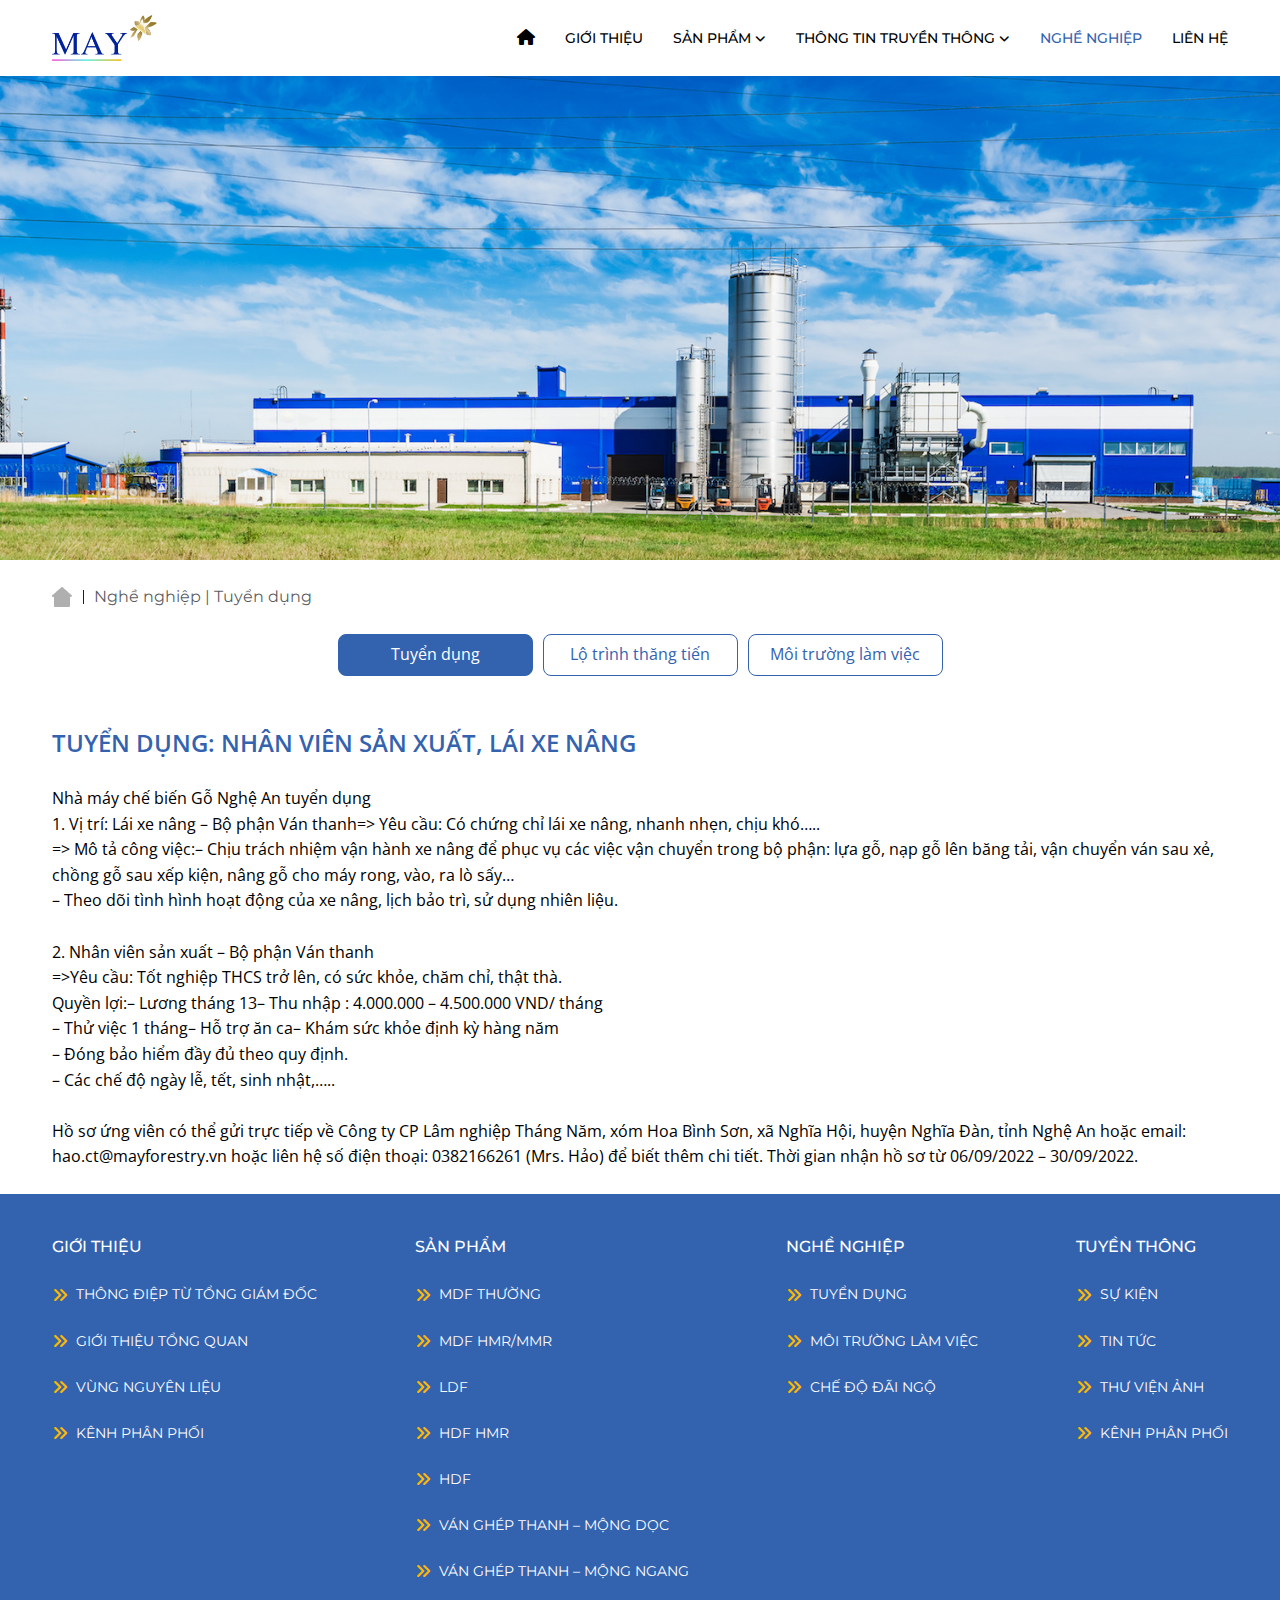
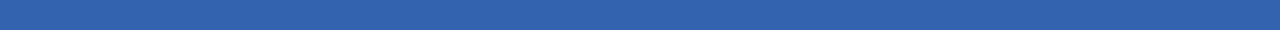
<file: src/recruitment.html>
<!DOCTYPE html>
<html lang="en">

<head>
    <meta charset="UTF-8">
    <meta name="viewport" content="width=device-width, initial-scale=1.0">
    <!-- bootstrap -->
    <link href="https://cdn.jsdelivr.net/npm/bootstrap@5.3.3/dist/css/bootstrap.min.css" rel="stylesheet"
        integrity="sha384-QWTKZyjpPEjISv5WaRU9OFeRpok6YctnYmDr5pNlyT2bRjXh0JMhjY6hW+ALEwIH" crossorigin="anonymous">
    <!-- font awesome -->
    <link rel="stylesheet" href="https://cdnjs.cloudflare.com/ajax/libs/font-awesome/6.4.0/css/all.min.css">
    <!-- slick carousel -->
    <link rel="stylesheet" href="../slick/slick.css">
    <link rel="stylesheet" href="../slick/slick-theme.css">

    <!-- font chữ -->
    <link rel="preconnect" href="https://fonts.googleapis.com">
    <link rel="preconnect" href="https://fonts.gstatic.com" crossorigin>
    <link href="https://fonts.googleapis.com/css2?family=Montserrat:ital,wght@0,100..900;1,100..900&display=swap"
        rel="stylesheet">
    <link rel="preconnect" href="https://fonts.googleapis.com">
    <link rel="preconnect" href="https://fonts.gstatic.com" crossorigin>
    <link href="https://fonts.googleapis.com/css2?family=Open+Sans:ital,wght@0,300..800;1,300..800&display=swap"
        rel="stylesheet">
    <!-- jquery -->
    <script src="https://code.jquery.com/jquery-3.7.1.min.js"
        integrity="sha256-/JqT3SQfawRcv/BIHPThkBvs0OEvtFFmqPF/lYI/Cxo=" crossorigin="anonymous"></script>
    <!-- custom css -->
    <link rel="stylesheet" href="../public/css/owlnav.css">
    <link rel="stylesheet" href="../public/css/styles.css">
    <link rel="stylesheet" href="../public/css/page.css">
    <link rel="stylesheet" href="../public/css/reponsive.css">
    <title>Tuyển dụng</title>
</head>

<body data-bs-spy="scroll" data-target="#navbar">
    <header>
        <nav class="fixed-top sticky" id="navbar">
            <div class="container d-flex justify-content-between align-items-center nav__content">
                <div class="nav-logo">
                    <img src="../public/img/Group 47.png" style="width: 105px;" alt="">
                </div>
                <div class="nav-menu hide">
                    <div class="exit me-5">
                        <i class="exit-icon fa-solid fa-xmark"></i>
                    </div>
                    <ul class="menu-items d-flex justify-content-between align-items-center">
                        <li><a class="text-uppercase" href="/src/index.html">
                                <i class="fa-solid fa-house"></i>
                                <span>Trang Chủ</span>
                            </a></li>
                        <li><a class="text-uppercase" href="/src/Introduce.html">Giới thiệu</a></li>
                        <li><a class="text-uppercase" href="/src/pageProduct.html">Sản phẩm <i
                                    class="fa-solid fa-angle-down"></i>
                            </a></li>
                        <li><a class="text-uppercase" href="/src/event.html">thông tin truyền thông <i
                                    class="fa-solid fa-angle-down"></i>
                            </a></li>
                        <li class="active"><a class="text-uppercase" href="/src/recruitment.html">Nghề Nghiệp</a></li>
                        <li><a class="text-uppercase" href="/src/connect.html">liên hệ</a></li>
                        <li class="search-input">
                            <div class="group">
                                <svg viewBox="0 0 24 24" aria-hidden="true" class="icon">
                                    <g>
                                        <path
                                            d="M21.53 20.47l-3.66-3.66C19.195 15.24 20 13.214 20 11c0-4.97-4.03-9-9-9s-9 4.03-9 9 4.03 9 9 9c2.215 0 4.24-.804 5.808-2.13l3.66 3.66c.147.146.34.22.53.22s.385-.073.53-.22c.295-.293.295-.767.002-1.06zM3.5 11c0-4.135 3.365-7.5 7.5-7.5s7.5 3.365 7.5 7.5-3.365 7.5-7.5 7.5-7.5-3.365-7.5-7.5z">
                                        </path>
                                    </g>
                                </svg>
                                <input class="input" type="search" placeholder="Search" />
                            </div>
                        </li>
                    </ul>
                </div>
                <div class="nav-mobile">
                    <i class="menu-icon fa-solid fa-bars"></i>
                </div>
                <!-- Search Box -->
                <!-- <div id="search-box" class="search-box hide">
                    <input type="text" placeholder="Search..." />
                    <button type="submit"><i class="fa-solid fa-search"></i></button>
                </div> -->
            </div>
        </nav>
    </header>
    <main>
        <section class="banner">
            <div class="banner__img">
                <img src="../public/img/banner.jpg" alt="">
            </div>
        </section>
        <!-- phần recruitment -->
        <section class="recruitment py-4">
            <div class="container">
                <div class="page__breadcrumb d-flex align-items-center">
                    <img src="../public/img/home.png" alt="">
                    <img src="../public/img/Rectangle 50.png" alt="">
                    <div class="text-muted">Nghề nghiệp | Tuyển dụng</div>
                </div>
                <div class="page__bar small-font mt-4 text-center d-flex justify-content-center flex-wrap">
                    <div class="d-flex align-items-center justify-content-center active"><a
                            href="/src/recruitment.html">Tuyển dụng</a>
                    </div>
                    <div class="d-flex align-items-center justify-content-center"><a href="/src/route.html">Lộ trình
                            thăng tiến</a>
                    </div>
                    <div class="d-flex align-items-center justify-content-center"><a
                            href="/src/workEnvironment.html">Môi trường làm việc</a>
                    </div>
                </div>
                <div class="recruitment__content mt-5">
                    <div class="medium-font">
                        TUYỂN DỤNG: NHÂN VIÊN SẢN XUẤT, LÁI XE NÂNG
                    </div>
                    <div class="small-font mt-4">
                        Nhà máy chế biến Gỗ Nghệ An tuyển dụng <br>

                        1. Vị trí: Lái xe nâng – Bộ phận Ván thanh=> Yêu cầu: Có chứng chỉ lái xe nâng, nhanh nhẹn, chịu
                        khó….. <br>
                        => Mô tả công việc:– Chịu trách nhiệm vận hành xe nâng để phục vụ các việc vận chuyển trong bộ
                        phận: lựa gỗ, nạp gỗ lên băng tải, vận chuyển ván sau xẻ, chồng gỗ sau xếp kiện, nâng gỗ cho máy
                        rong, vào, ra lò sấy… <br>
                        – Theo dõi tình hình hoạt động của xe nâng, lịch bảo trì, sử dụng nhiên liệu.
                        <br>
                        <br>
                        2. Nhân viên sản xuất
                        – Bộ phận Ván thanh <br>
                        =>Yêu cầu: Tốt nghiệp THCS trở lên, có sức khỏe, chăm chỉ, thật thà. <br>
                        Quyền lợi:– Lương tháng 13– Thu nhập : 4.000.000 – 4.500.000 VND/ tháng <br>
                        – Thử việc 1 tháng– Hỗ trợ ăn ca– Khám sức khỏe định kỳ hàng năm <br>
                        – Đóng bảo hiểm đầy đủ theo quy định. <br>
                        – Các chế độ ngày lễ, tết, sinh nhật,….. <br>
                        <br>
                        Hồ sơ ứng viên có thể gửi trực tiếp về Công ty CP Lâm nghiệp Tháng Năm, xóm Hoa Bình Sơn, xã
                        Nghĩa Hội, huyện Nghĩa Đàn, tỉnh Nghệ An hoặc email: hao.ct@mayforestry.vn hoặc liên hệ số điện
                        thoại: 0382166261 (Mrs. Hảo) để biết thêm chi tiết. Thời gian nhận hồ sơ từ 06/09/2022 –
                        30/09/2022.

                    </div>
                </div>
            </div>
        </section>
    </main>
    <!-- phần footer -->
    <footer>
        <div class="container">
            <div class="footer__content d-flex justify-content-between">
                <div>
                    <span class="text-uppercase">Giới thiệu</span>
                    <ul class="mt-3">
                        <li class="mt-2 text-uppercase d-flex align-items-center">
                            <i style="color: #FFB800;" class="fa-solid fa-angles-right me-2"></i>
                            <a href="#">THÔNG ĐIỆP TỪ TỔNG GIÁM ĐỐC</a>
                        </li>
                        <li class="mt-2 text-uppercase d-flex align-items-center">
                            <i style="color: #FFB800;" class="fa-solid fa-angles-right me-2"></i>
                            <a href="#">GIỚI THIỆU TỔNG QUAN</a>

                        </li>
                        <li class="mt-2 text-uppercase d-flex align-items-center">
                            <i style="color: #FFB800;" class="fa-solid fa-angles-right me-2"></i>
                            <a href="#">VÙNG NGUYÊN LIỆU</a>

                        </li>
                        <li class="mt-2 text-uppercase d-flex align-items-center">
                            <i style="color: #FFB800;" class="fa-solid fa-angles-right me-2"></i>
                            <a href="#">KÊNH PHÂN PHỐI</a>
                        </li>
                    </ul>
                </div>
                <div>
                    <span class="text-uppercase">SẢN PHẨM</span>
                    <ul class="mt-3">
                        <li class="mt-2 text-uppercase d-flex align-items-center">
                            <i style="color: #FFB800;" class="fa-solid fa-angles-right me-2"></i>
                            <a href="#">MDF THƯỜNG</a>
                        </li>
                        <li class="mt-2 text-uppercase d-flex align-items-center">
                            <i style="color: #FFB800;" class="fa-solid fa-angles-right me-2"></i>
                            <a href="#">MDF HMR/MMR</a>
                        </li>
                        <li class="mt-2 text-uppercase d-flex align-items-center">
                            <i style="color: #FFB800;" class="fa-solid fa-angles-right me-2"></i>
                            <a href="#">LDF</a>

                        </li>
                        <li class="mt-2 text-uppercase d-flex align-items-center">
                            <i style="color: #FFB800;" class="fa-solid fa-angles-right me-2"></i>

                            <a href="#">HDF HMR</a>
                        </li>
                        <li class="mt-2 text-uppercase d-flex align-items-center">
                            <i style="color: #FFB800;" class="fa-solid fa-angles-right me-2"></i>

                            <a href="#">HDF</a>
                        </li>
                        <li class="mt-2 text-uppercase d-flex align-items-center">
                            <i style="color: #FFB800;" class="fa-solid fa-angles-right me-2"></i>

                            <a href="#">VÁN GHÉP THANH – MỘNG DỌC</a>
                        </li>
                        <li class="mt-2 text-uppercase d-flex align-items-center">
                            <i style="color: #FFB800;" class="fa-solid fa-angles-right me-2"></i>

                            <a href="#">VÁN GHÉP THANH – MỘNG ngang</a>
                        </li>

                    </ul>
                </div>
                <div>
                    <span class="text-uppercase">Nghề nghiệp</span>
                    <ul class="mt-3">
                        <li class="mt-2 text-uppercase d-flex align-items-center">
                            <i style="color: #FFB800;" class="fa-solid fa-angles-right me-2"></i>
                            <a href="#">TUYỂN DỤNG</a>
                        </li>
                        <li class="mt-2 text-uppercase d-flex align-items-center">
                            <i style="color: #FFB800;" class="fa-solid fa-angles-right me-2"></i>
                            <a href="#">MÔI TRƯỜNG LÀM VIỆC</a>
                        </li>
                        <li class="mt-2 text-uppercase d-flex align-items-center">
                            <i style="color: #FFB800;" class="fa-solid fa-angles-right me-2"></i>
                            <a href="#">CHẾ ĐỘ ĐÃI NGỘ</a>
                        </li>
                    </ul>
                </div>
                <div>
                    <span class="text-uppercase">Tuyền thông</span>
                    <ul class="mt-3">
                        <li class="mt-2 text-uppercase d-flex align-items-center">
                            <i style="color: #FFB800;" class="fa-solid fa-angles-right me-2"></i>
                            <a href="#">Sự kiện</a>
                        </li>
                        <li class="mt-2 text-uppercase d-flex align-items-center">
                            <i style="color: #FFB800;" class="fa-solid fa-angles-right me-2"></i>
                            <a href="#">Tin tức</a>

                        </li>
                        <li class="mt-2 text-uppercase d-flex align-items-center">
                            <i style="color: #FFB800;" class="fa-solid fa-angles-right me-2"></i>
                            <a href="#"> Thư viện ảnh</a>

                        </li>
                        <li class="mt-2 text-uppercase d-flex align-items-center">
                            <i style="color: #FFB800;" class="fa-solid fa-angles-right me-2"></i>
                            <a href="#">KÊNH PHÂN PHỐI</a>
                        </li>
                    </ul>
                </div>
            </div>
        </div>
    </footer>

    <!-- footer-bot -->
    <div class="footer-bot py-4">
        <div class="container">
            <div class="row">
                <div class="col-md-4 mt-4">
                    <div class="footer-bot__title text-uppercase">Công ty Cổ Lâm nghiệp tháng Năm</div>
                    <div class="d-flex align-items-start">
                        <img src="../public/img/addr.png" class="me-2" alt="">
                        <div class="small-font">Nhà máy chế biến gỗ Nghệ An, xã Nghĩa Hội, huyện Nghĩa Đàn,tỉnh Nghệ An,
                            Việt Nam</div>
                    </div>
                    <div class="d-flex align-items-start mt-1">
                        <img src="../public/img/phone.png" class="me-2" alt="">

                        <span class="small-font">Điện thoại: +84 (04) 3938 768</span>
                    </div>
                </div>
                <div class="col-md-4 mt-4">
                    <div class="footer-bot__title text-uppercase">Liên kết nhanh</div>
                    <a href="#" class="small-font d-block">Sản phẩm</a>
                    <a href="#" class="small-font d-block">Giới thiệu</a>
                    <a href="#" class="small-font d-block">Thông tin truyền thông</a>
                    <a href="#" class="small-font d-block">Nghề nghiệp</a>
                    <a href="#" class="small-font d-block">Liên hệ</a>
                </div>
                <div class="col-md-4 mt-4">
                    <div class="footer-bot__title text-uppercase">Mạng Xã hội</div>
                    <div class="footer-bot__icon">
                        <i class="fa-brands fa-facebook-f me-2"></i>
                        <i class="fa-brands fa-youtube me-2"></i>
                        <i class="fa-brands fa-twitter me-2"></i>
                        <i class="fa-brands fa-telegram me-2"></i>
                    </div>
                </div>
            </div>
            <div class="mt-4" style="width: 100%;
                border: 1px solid #D9D9D9;">
            </div>
            <div class="mt-3" style="font-family: Montserrat;
                font-size: 12px;
                font-weight: 400;
                line-height: 14.63px;
                text-align: left;
                color: #D9D9D9;
                ">THIẾT KẾ WEB BỞI MAIATECH</div>
        </div>
    </div>
</body>
<!-- bootstrap js -->
<script src="https://cdn.jsdelivr.net/npm/bootstrap@5.3.3/dist/js/bootstrap.bundle.min.js"
    integrity="sha384-YvpcrYf0tY3lHB60NNkmXc5s9fDVZLESaAA55NDzOxhy9GkcIdslK1eN7N6jIeHz"
    crossorigin="anonymous"></script>

<script src="./main.js"></script>


</html>
</file>
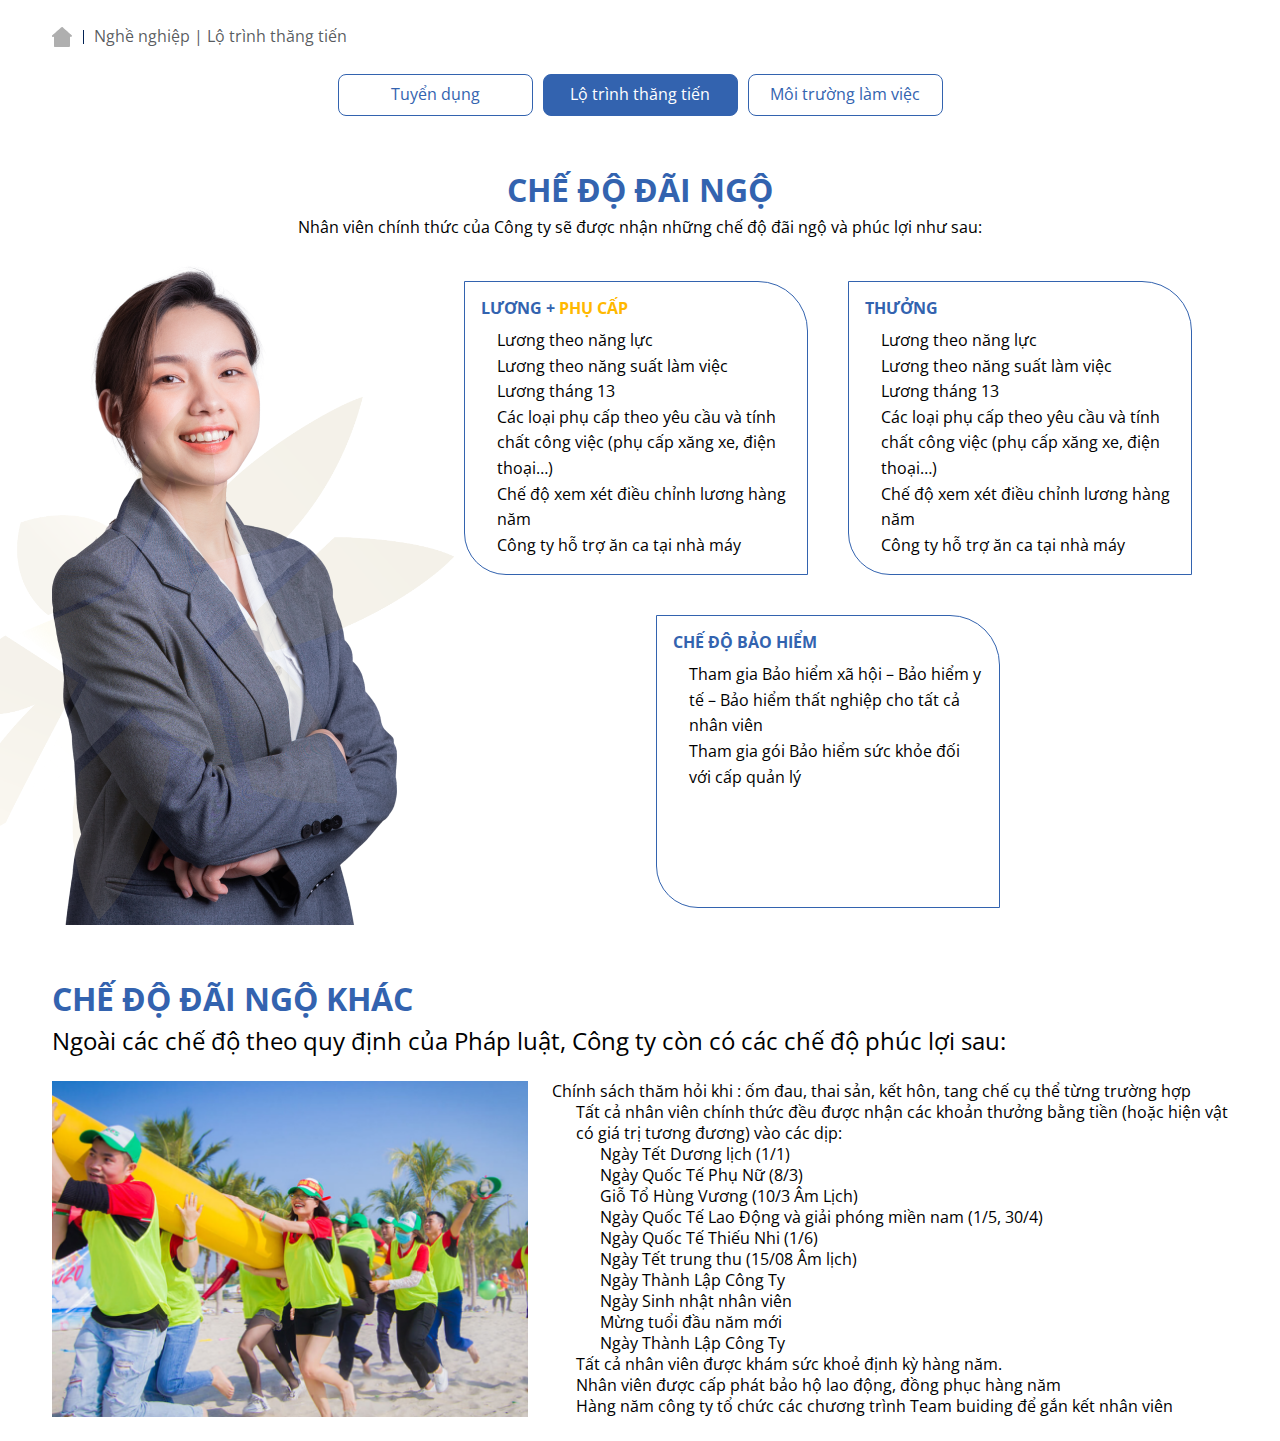
<file: src/route.html>
<!DOCTYPE html>
<html lang="en">

<head>
    <meta charset="UTF-8">
    <meta name="viewport" content="width=device-width, initial-scale=1.0">
    <!-- bootstrap -->
    <link href="https://cdn.jsdelivr.net/npm/bootstrap@5.3.3/dist/css/bootstrap.min.css" rel="stylesheet"
        integrity="sha384-QWTKZyjpPEjISv5WaRU9OFeRpok6YctnYmDr5pNlyT2bRjXh0JMhjY6hW+ALEwIH" crossorigin="anonymous">
    <!-- font awesome -->
    <link rel="stylesheet" href="https://cdnjs.cloudflare.com/ajax/libs/font-awesome/6.4.0/css/all.min.css">
    <!-- slick carousel -->
    <link rel="stylesheet" href="../slick/slick.css">
    <link rel="stylesheet" href="../slick/slick-theme.css">

    <!-- font chữ -->
    <link rel="preconnect" href="https://fonts.googleapis.com">
    <link rel="preconnect" href="https://fonts.gstatic.com" crossorigin>
    <link href="https://fonts.googleapis.com/css2?family=Montserrat:ital,wght@0,100..900;1,100..900&display=swap"
        rel="stylesheet">
    <link rel="preconnect" href="https://fonts.googleapis.com">
    <link rel="preconnect" href="https://fonts.gstatic.com" crossorigin>
    <link href="https://fonts.googleapis.com/css2?family=Open+Sans:ital,wght@0,300..800;1,300..800&display=swap"
        rel="stylesheet">
    <!-- jquery -->
    <script src="https://code.jquery.com/jquery-3.7.1.min.js"
        integrity="sha256-/JqT3SQfawRcv/BIHPThkBvs0OEvtFFmqPF/lYI/Cxo=" crossorigin="anonymous"></script>
    <!-- custom css -->
    <link rel="stylesheet" href="../public/css/owlnav.css">
    <link rel="stylesheet" href="../public/css/styles.css">
    <link rel="stylesheet" href="../public/css/page.css">
    <link rel="stylesheet" href="../public/css/route.css">
    <link rel="stylesheet" href="../public/css/reponsive.css">
    <title>Tuyển dụng</title>
</head>

<body>
    <main>
        <!-- phần route -->
        <section class="route py-4">
            <div class="container">
                <div class="page__breadcrumb d-flex align-items-center">
                    <img src="../public/img/home.png" alt="">
                    <img src="../public/img/Rectangle 50.png" alt="">
                    <div class="text-muted">Nghề nghiệp | Lộ trình thăng tiến</div>
                </div>
                <div class="page__bar small-font mt-4 text-center d-flex justify-content-center flex-wrap">
                    <div class="d-flex align-items-center justify-content-center"><a href="#">Tuyển dụng</a>
                    </div>
                    <div class="d-flex align-items-center justify-content-center active"><a href="#">Lộ trình thăng
                            tiến</a>
                    </div>
                    <div class="d-flex align-items-center justify-content-center"><a href="#">Môi trường làm việc</a>
                    </div>
                </div>
                <div class="route__content">
                    <div class="route__title mt-5">
                        <div class="xs-font text-uppercase text-center">
                            Chế độ đãi ngộ
                        </div>
                        <div class="small-font text-center">
                            Nhân viên chính thức của Công ty sẽ được nhận những chế độ đãi ngộ và phúc lợi như sau:
                        </div>
                        <div class="mt-4 route__list d-flex justify-content-around align-items-center">
                            <div class="route__item-1 position-relative">
                                <img class="position-absolute route__list__img" src="../public/img/hoa.png" alt="">
                                <img style="z-index: 1;" class="route__list__img-2" src="../public/img/Layer 0 2.png"
                                    alt="">
                            </div>
                            <div class="route__item-2 d-flex route__content__list justify-content-center flex-wrap">
                                <div class="route__content__item">
                                    <div class="p-3">
                                        <div class="route__content__title text-uppercase">
                                            Lương + <span class="text-orange">Phụ cấp</span>
                                        </div>

                                        <ul class="mt-2 ms-3 small-font">
                                            <li>Lương theo năng lực</li>
                                            <li>Lương theo năng suất làm việc</li>
                                            <li>Lương tháng 13</li>
                                            <li>Các loại phụ cấp theo yêu cầu và tính chất công việc (phụ cấp xăng xe,
                                                điện thoại…)</li>
                                            <li>Chế độ xem xét điều chỉnh lương hàng năm</li>
                                            <li>Công ty hỗ trợ ăn ca tại nhà máy</li>
                                        </ul>
                                    </div>
                                </div>
                                <div class="route__content__item">
                                    <div class="p-3">
                                        <div class="route__content__title text-uppercase">
                                            Thưởng
                                        </div>
                                        <ul class="mt-2 ms-3 small-font">
                                            <li>Lương theo năng lực</li>
                                            <li>Lương theo năng suất làm việc</li>
                                            <li>Lương tháng 13</li>
                                            <li>Các loại phụ cấp theo yêu cầu và tính chất công việc (phụ cấp xăng xe,
                                                điện thoại…)</li>
                                            <li>Chế độ xem xét điều chỉnh lương hàng năm</li>
                                            <li>Công ty hỗ trợ ăn ca tại nhà máy</li>
                                        </ul>
                                    </div>
                                </div>
                                <div class="route__content__item">
                                    <div class="p-3">
                                        <div class="route__content__title text-uppercase">
                                            Chế độ bảo hiểm
                                        </div>

                                        <ul class="mt-2 ms-3 small-font">
                                            <li>Tham gia Bảo hiểm xã hội – Bảo hiểm y tế – Bảo hiểm thất nghiệp cho tất
                                                cả nhân viên</li>
                                            <li>Tham gia gói Bảo hiểm sức khỏe đối với cấp quản lý</li>
                                        </ul>
                                    </div>
                                </div>
                            </div>
                        </div>
                    </div>
                    <div class="mt-5">
                        <div class="xs-font text-uppercase">
                            Chế độ đãi ngộ khác
                        </div>
                        <div class="medium-font" style="color: black; font-weight: 400; line-height: 32px;">
                            Ngoài các chế độ theo quy định của Pháp luật, Công ty còn có các chế độ phúc lợi sau:
                        </div>
                        <div class="row">
                            <div class="col-md-5 mt-4">
                                <img style="object-fit: cover;" src="../public/img/image 18.png" class="w-100 h-100" alt="">
                            </div>
                            <div class="col-md-7 mt-4 small-font" style="line-height: 21px;">
                                Chính sách thăm hỏi khi : ốm đau, thai sản, kết hôn, tang chế cụ thể từng trường hợp
                                <ul class="ms-4">
                                    <li>Tất cả nhân viên chính thức đều được nhận các khoản thưởng bằng tiền (hoặc hiện
                                        vật có giá trị tương đương) vào các dịp:
                                        <br>
                                        <ul class="ms-4">
                                            <li>Ngày Tết Dương lịch (1/1)</li>
                                            <li>Ngày Quốc Tế Phụ Nữ (8/3)</li>
                                            <li>Giỗ Tổ Hùng Vương (10/3 Âm Lịch)</li>
                                            <li>Ngày Quốc Tế Lao Động và giải phóng miền nam (1/5, 30/4)</li>
                                            <li>Ngày Quốc Tế Thiếu Nhi (1/6)</li>
                                            <li>Ngày Tết trung thu (15/08 Âm lịch)</li>
                                            <li>Ngày Thành Lập Công Ty</li>
                                            <li>Ngày Sinh nhật nhân viên</li>
                                            <li>Mừng tuổi đầu năm mới</li>
                                            <li>Ngày Thành Lập Công Ty</li>
                                        </ul>
                                    </li>
                                    <li>Tất cả nhân viên được khám sức khoẻ định kỳ hàng năm.</li>
                                    <li>Nhân viên được cấp phát bảo hộ lao động, đồng phục hàng năm</li>
                                    <li>Hàng năm công ty tổ chức các chương trình Team buiding để gắn kết nhân viên</li>
                                </ul>
                            </div>
                        </div>
                    </div>
                </div>
            </div>
        </section>
    </main>
</body>
<!-- bootstrap js -->
<script src="https://cdn.jsdelivr.net/npm/bootstrap@5.3.3/dist/js/bootstrap.bundle.min.js"
    integrity="sha384-YvpcrYf0tY3lHB60NNkmXc5s9fDVZLESaAA55NDzOxhy9GkcIdslK1eN7N6jIeHz"
    crossorigin="anonymous"></script>

</html>
</file>
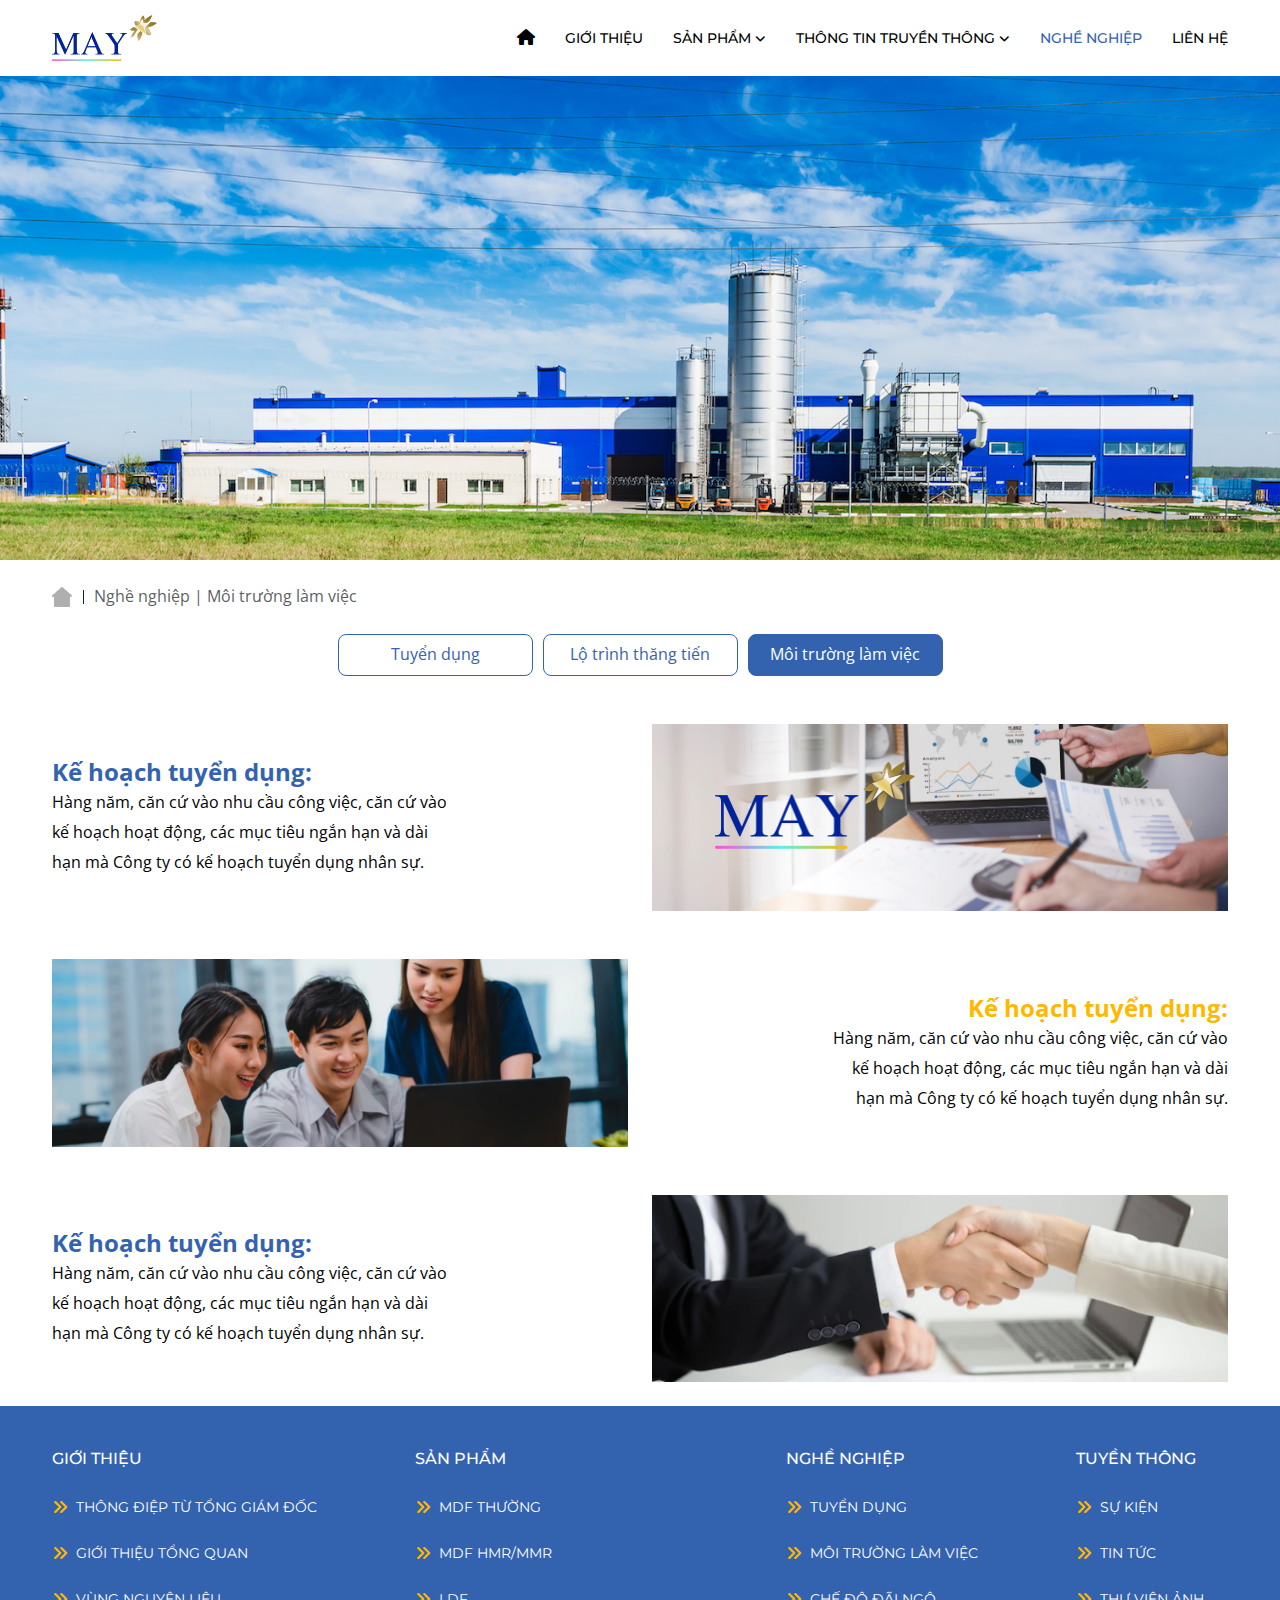
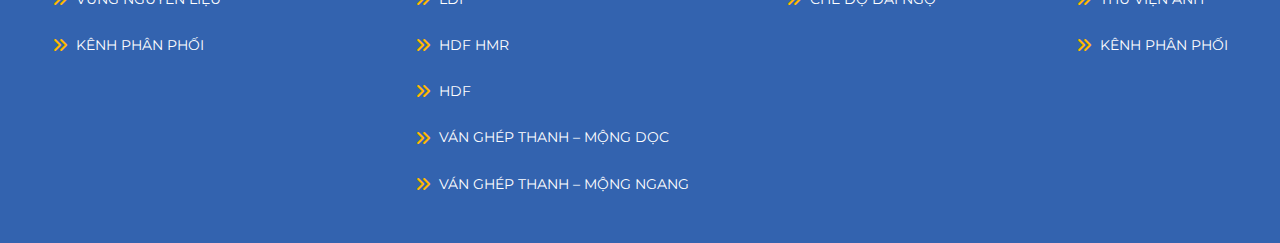
<file: src/workEnvironment.html>
<!DOCTYPE html>
<html lang="en">

<head>
    <meta charset="UTF-8">
    <meta name="viewport" content="width=device-width, initial-scale=1.0">
    <!-- bootstrap -->
    <link href="https://cdn.jsdelivr.net/npm/bootstrap@5.3.3/dist/css/bootstrap.min.css" rel="stylesheet"
        integrity="sha384-QWTKZyjpPEjISv5WaRU9OFeRpok6YctnYmDr5pNlyT2bRjXh0JMhjY6hW+ALEwIH" crossorigin="anonymous">
    <!-- font awesome -->
    <link rel="stylesheet" href="https://cdnjs.cloudflare.com/ajax/libs/font-awesome/6.4.0/css/all.min.css">
    <!-- slick carousel -->
    <link rel="stylesheet" href="../slick/slick.css">
    <link rel="stylesheet" href="../slick/slick-theme.css">

    <!-- font chữ -->
    <link rel="preconnect" href="https://fonts.googleapis.com">
    <link rel="preconnect" href="https://fonts.gstatic.com" crossorigin>
    <link href="https://fonts.googleapis.com/css2?family=Montserrat:ital,wght@0,100..900;1,100..900&display=swap"
        rel="stylesheet">
    <link rel="preconnect" href="https://fonts.googleapis.com">
    <link rel="preconnect" href="https://fonts.gstatic.com" crossorigin>
    <link href="https://fonts.googleapis.com/css2?family=Open+Sans:ital,wght@0,300..800;1,300..800&display=swap"
        rel="stylesheet">
    <!-- jquery -->
    <script src="https://code.jquery.com/jquery-3.7.1.min.js"
        integrity="sha256-/JqT3SQfawRcv/BIHPThkBvs0OEvtFFmqPF/lYI/Cxo=" crossorigin="anonymous"></script>
    <!-- custom css -->
    <link rel="stylesheet" href="../public/css/owlnav.css">
    <link rel="stylesheet" href="../public/css/styles.css">
    <link rel="stylesheet" href="../public/css/page.css">
    <link rel="stylesheet" href="../public/css/environment.css">
    <link rel="stylesheet" href="../public/css/reponsive.css">
    <title>Tuyển dụng</title>
</head>

<body data-bs-spy="scroll" data-target="#navbar">
    <header>
        <nav class="fixed-top sticky" id="navbar">
            <div class="container d-flex justify-content-between align-items-center nav__content">
                <div class="nav-logo">
                    <img src="../public/img/Group 47.png" style="width: 105px;" alt="">
                </div>
                <div class="nav-menu hide">
                    <div class="exit me-5">
                        <i class="exit-icon fa-solid fa-xmark"></i>
                    </div>
                    <ul class="menu-items d-flex justify-content-between align-items-center">
                        <li><a class="text-uppercase" href="/src/index.html">
                                <i class="fa-solid fa-house"></i>
                                <span>Trang Chủ</span>
                            </a></li>
                        <li class=""><a class="text-uppercase" href="/src/Introduce.html">Giới thiệu</a></li>
                        <li><a class="text-uppercase" href="/src/pageProduct.html">Sản phẩm <i
                                    class="fa-solid fa-angle-down"></i>
                            </a></li>
                        <li><a class="text-uppercase" href="/src/event.html">thông tin truyền thông <i
                                    class="fa-solid fa-angle-down"></i>
                            </a></li>
                        <li class="active"><a class="text-uppercase" href="/src/recruitment.html">Nghề Nghiệp</a></li>
                        <li><a class="text-uppercase" href="/src/connect.html">liên hệ</a></li>
                        <li class="search-input">
                            <div class="group">
                                <svg viewBox="0 0 24 24" aria-hidden="true" class="icon">
                                    <g>
                                        <path
                                            d="M21.53 20.47l-3.66-3.66C19.195 15.24 20 13.214 20 11c0-4.97-4.03-9-9-9s-9 4.03-9 9 4.03 9 9 9c2.215 0 4.24-.804 5.808-2.13l3.66 3.66c.147.146.34.22.53.22s.385-.073.53-.22c.295-.293.295-.767.002-1.06zM3.5 11c0-4.135 3.365-7.5 7.5-7.5s7.5 3.365 7.5 7.5-3.365 7.5-7.5 7.5-7.5-3.365-7.5-7.5z">
                                        </path>
                                    </g>
                                </svg>
                                <input class="input" type="search" placeholder="Search" />
                            </div>
                        </li>
                    </ul>
                </div>
                <div class="nav-mobile">
                    <i class="menu-icon fa-solid fa-bars"></i>
                </div>
                <!-- Search Box -->
                <!-- <div id="search-box" class="search-box hide">
                    <input type="text" placeholder="Search..." />
                    <button type="submit"><i class="fa-solid fa-search"></i></button>
                </div> -->
            </div>
        </nav>
    </header>
    <main>
        <section class="banner">
            <div class="banner__img">
                <img src="../public/img/banner.jpg" alt="">
            </div>
        </section>
        <!-- phần environment -->
        <section class="environment py-4">
            <div class="container">
                <div class="page__breadcrumb d-flex align-items-center">
                    <img src="../public/img/home.png" alt="">
                    <img src="../public/img/Rectangle 50.png" alt="">
                    <div class="text-muted">Nghề nghiệp | Môi trường làm việc</div>
                </div>
                <div class="page__bar small-font mt-4 text-center d-flex justify-content-center flex-wrap">
                    <div class="d-flex align-items-center justify-content-center"><a href="/src/recruitment.html">Tuyển
                            dụng</a>
                    </div>
                    <div class="d-flex align-items-center justify-content-center"><a href="/src/route.html">Lộ trình
                            thăng
                            tiến</a>
                    </div>
                    <div class="d-flex align-items-center justify-content-center active"><a
                            href="/src/workEnvironment.html">Môi trường làm
                            việc</a>
                    </div>
                </div>
                <div class="environment__content d-flex align-items-center justify-content-between mt-5">
                    <div class="environment__item">
                        <div class="environment__title">Kế hoạch tuyển dụng:</div>
                        <div class="environment__text">
                            Hàng năm, căn cứ vào nhu cầu công việc, căn cứ vào <br> kế hoạch hoạt động, các mục tiêu
                            ngắn
                            hạn và dài <br> hạn mà Công ty có kế hoạch tuyển dụng nhân sự.
                        </div>
                    </div>
                    <div class="environment__item w-100 position-relative">
                        <img src="../public/img/Rectangle 70.png" class="w-100" alt="">
                        <img style="
                        width: 200px;
                        height: auto;
                        top:20%;
                        left:63px;" src="../public/img/Group 47.png" alt="" class="position-absolute">
                    </div>
                </div>
                <div
                    class="environment__content environment__content-2 d-flex align-items-center flex-row-reverse justify-content-between mt-5">
                    <div class="environment__item  text-end">
                        <div class="environment__title text-orange text-end">Kế hoạch tuyển dụng:</div>
                        <div class="environment__text text-end">
                            Hàng năm, căn cứ vào nhu cầu công việc, căn cứ vào <br> kế hoạch hoạt động, các mục tiêu
                            ngắn
                            hạn và dài <br> hạn mà Công ty có kế hoạch tuyển dụng nhân sự.
                        </div>
                    </div>
                    <div class="environment__item w-100">
                        <img src="../public/img/Rectangle 71.png" class="w-100" alt="">
                    </div>
                </div>
                <div class="environment__content d-flex align-items-center justify-content-between mt-5">
                    <div class="environment__item">
                        <div class="environment__title">Kế hoạch tuyển dụng:</div>
                        <div class="environment__text">
                            Hàng năm, căn cứ vào nhu cầu công việc, căn cứ vào <br> kế hoạch hoạt động, các mục tiêu
                            ngắn
                            hạn và dài <br> hạn mà Công ty có kế hoạch tuyển dụng nhân sự.
                        </div>
                    </div>
                    <div class="environment__item w-100">
                        <img src="../public/img/Rectangle 72.png" class="w-100" alt="">
                    </div>
                </div>
            </div>
        </section>
    </main>
    <!-- phần footer -->
    <footer>
        <div class="container">
            <div class="footer__content d-flex justify-content-between">
                <div>
                    <span class="text-uppercase">Giới thiệu</span>
                    <ul class="mt-3">
                        <li class="mt-2 text-uppercase d-flex align-items-center">
                            <i style="color: #FFB800;" class="fa-solid fa-angles-right me-2"></i>
                            <a href="#">THÔNG ĐIỆP TỪ TỔNG GIÁM ĐỐC</a>
                        </li>
                        <li class="mt-2 text-uppercase d-flex align-items-center">
                            <i style="color: #FFB800;" class="fa-solid fa-angles-right me-2"></i>
                            <a href="#">GIỚI THIỆU TỔNG QUAN</a>

                        </li>
                        <li class="mt-2 text-uppercase d-flex align-items-center">
                            <i style="color: #FFB800;" class="fa-solid fa-angles-right me-2"></i>
                            <a href="#">VÙNG NGUYÊN LIỆU</a>

                        </li>
                        <li class="mt-2 text-uppercase d-flex align-items-center">
                            <i style="color: #FFB800;" class="fa-solid fa-angles-right me-2"></i>
                            <a href="#">KÊNH PHÂN PHỐI</a>
                        </li>
                    </ul>
                </div>
                <div>
                    <span class="text-uppercase">SẢN PHẨM</span>
                    <ul class="mt-3">
                        <li class="mt-2 text-uppercase d-flex align-items-center">
                            <i style="color: #FFB800;" class="fa-solid fa-angles-right me-2"></i>
                            <a href="#">MDF THƯỜNG</a>
                        </li>
                        <li class="mt-2 text-uppercase d-flex align-items-center">
                            <i style="color: #FFB800;" class="fa-solid fa-angles-right me-2"></i>
                            <a href="#">MDF HMR/MMR</a>
                        </li>
                        <li class="mt-2 text-uppercase d-flex align-items-center">
                            <i style="color: #FFB800;" class="fa-solid fa-angles-right me-2"></i>
                            <a href="#">LDF</a>

                        </li>
                        <li class="mt-2 text-uppercase d-flex align-items-center">
                            <i style="color: #FFB800;" class="fa-solid fa-angles-right me-2"></i>

                            <a href="#">HDF HMR</a>
                        </li>
                        <li class="mt-2 text-uppercase d-flex align-items-center">
                            <i style="color: #FFB800;" class="fa-solid fa-angles-right me-2"></i>

                            <a href="#">HDF</a>
                        </li>
                        <li class="mt-2 text-uppercase d-flex align-items-center">
                            <i style="color: #FFB800;" class="fa-solid fa-angles-right me-2"></i>

                            <a href="#">VÁN GHÉP THANH – MỘNG DỌC</a>
                        </li>
                        <li class="mt-2 text-uppercase d-flex align-items-center">
                            <i style="color: #FFB800;" class="fa-solid fa-angles-right me-2"></i>

                            <a href="#">VÁN GHÉP THANH – MỘNG ngang</a>
                        </li>

                    </ul>
                </div>
                <div>
                    <span class="text-uppercase">Nghề nghiệp</span>
                    <ul class="mt-3">
                        <li class="mt-2 text-uppercase d-flex align-items-center">
                            <i style="color: #FFB800;" class="fa-solid fa-angles-right me-2"></i>
                            <a href="#">TUYỂN DỤNG</a>
                        </li>
                        <li class="mt-2 text-uppercase d-flex align-items-center">
                            <i style="color: #FFB800;" class="fa-solid fa-angles-right me-2"></i>
                            <a href="#">MÔI TRƯỜNG LÀM VIỆC</a>
                        </li>
                        <li class="mt-2 text-uppercase d-flex align-items-center">
                            <i style="color: #FFB800;" class="fa-solid fa-angles-right me-2"></i>
                            <a href="#">CHẾ ĐỘ ĐÃI NGỘ</a>
                        </li>
                    </ul>
                </div>
                <div>
                    <span class="text-uppercase">Tuyền thông</span>
                    <ul class="mt-3">
                        <li class="mt-2 text-uppercase d-flex align-items-center">
                            <i style="color: #FFB800;" class="fa-solid fa-angles-right me-2"></i>
                            <a href="#">Sự kiện</a>
                        </li>
                        <li class="mt-2 text-uppercase d-flex align-items-center">
                            <i style="color: #FFB800;" class="fa-solid fa-angles-right me-2"></i>
                            <a href="#">Tin tức</a>

                        </li>
                        <li class="mt-2 text-uppercase d-flex align-items-center">
                            <i style="color: #FFB800;" class="fa-solid fa-angles-right me-2"></i>
                            <a href="#"> Thư viện ảnh</a>

                        </li>
                        <li class="mt-2 text-uppercase d-flex align-items-center">
                            <i style="color: #FFB800;" class="fa-solid fa-angles-right me-2"></i>
                            <a href="#">KÊNH PHÂN PHỐI</a>
                        </li>
                    </ul>
                </div>
            </div>
        </div>
    </footer>

    <!-- footer-bot -->
    <div class="footer-bot py-4">
        <div class="container">
            <div class="row">
                <div class="col-md-4 mt-4">
                    <div class="footer-bot__title text-uppercase">Công ty Cổ Lâm nghiệp tháng Năm</div>
                    <div class="d-flex align-items-start">
                        <img src="../public/img/addr.png" class="me-2" alt="">
                        <div class="small-font">Nhà máy chế biến gỗ Nghệ An, xã Nghĩa Hội, huyện Nghĩa Đàn,tỉnh Nghệ An,
                            Việt Nam</div>
                    </div>
                    <div class="d-flex align-items-start mt-1">
                        <img src="../public/img/phone.png" class="me-2" alt="">

                        <span class="small-font">Điện thoại: +84 (04) 3938 768</span>
                    </div>
                </div>
                <div class="col-md-4 mt-4">
                    <div class="footer-bot__title text-uppercase">Liên kết nhanh</div>
                    <a href="#" class="small-font d-block">Sản phẩm</a>
                    <a href="#" class="small-font d-block">Giới thiệu</a>
                    <a href="#" class="small-font d-block">Thông tin truyền thông</a>
                    <a href="#" class="small-font d-block">Nghề nghiệp</a>
                    <a href="#" class="small-font d-block">Liên hệ</a>
                </div>
                <div class="col-md-4 mt-4">
                    <div class="footer-bot__title text-uppercase">Mạng Xã hội</div>
                    <div class="footer-bot__icon">
                        <i class="fa-brands fa-facebook-f me-2"></i>
                        <i class="fa-brands fa-youtube me-2"></i>
                        <i class="fa-brands fa-twitter me-2"></i>
                        <i class="fa-brands fa-telegram me-2"></i>
                    </div>
                </div>
            </div>
            <div class="mt-4" style="width: 100%;
                border: 1px solid #D9D9D9;">
            </div>
            <div class="mt-3" style="font-family: Montserrat;
                font-size: 12px;
                font-weight: 400;
                line-height: 14.63px;
                text-align: left;
                color: #D9D9D9;
                ">THIẾT KẾ WEB BỞI MAIATECH</div>
        </div>
    </div>
</body>
<!-- bootstrap js -->
<script src="https://cdn.jsdelivr.net/npm/bootstrap@5.3.3/dist/js/bootstrap.bundle.min.js"
    integrity="sha384-YvpcrYf0tY3lHB60NNkmXc5s9fDVZLESaAA55NDzOxhy9GkcIdslK1eN7N6jIeHz"
    crossorigin="anonymous"></script>

<script src="./main.js"></script>

</html>
</file>
<file: public/css/styles.css>
* {
    margin: 0;
    padding: 0;
    box-sizing: border-box;
}

body {
    font-family: 'Montserrat';
    background-color: #ffff;
    color: #000000;
    line-height: 1.6;
}

li {
    list-style: none;
}

ul {
    padding: 0;
    margin: 0;
}

a {
    text-decoration: none;
    color: #333;
}

.medium-font {
    font-size: 24px;
    font-weight: 600;
    color: #3363AF;
}

.small-font {
    font-size: 16px;
    font-weight: 400;
    color: #000000;
}

.xs-font {
    font-size: 32px;
    font-weight: 700;
    color: #3363AF;
}

.text-orange {
    color: #FFB800 !important;
}

/* phần header */

nav {
    height: 76px;
    background-color: white;
}

/* .container {
    padding: 0 !important;
} */

.nav__content {
    height: 100%;
    /* position: relative; */
}

.nav-menu {
    /* transition: transform 0.5s ease-in-out; */
    transform: translateX(0);

    .exit {
        display: none;
    }
}

.nav-mobile {
    padding: 0 10px;
}

.menu-items {
    margin: 0;
    padding: 10px 0px 10px 0px;
    gap: 30px;

    .active {
        a {
            color: #3363AF;
        }
    }

    li:first-child a>i {
        font-size: 16px;
    }

    li:first-child a>span {
        display: none;
    }

    a {
        font-size: 14px;
        font-weight: 500;
        line-height: 17.07px;
        color: #000000;
        transition: all 0.3s ease-in-out;

        &:hover {
            color: #3363AF;

        }

        i {
            font-size: 12px;
        }
    }
}

.nav-faded {
    background-color: rgba(255, 255, 255, 0.8);
    /* Change this to the color of your navbar */
    transition: background-color 0.5s ease;
    /* This will animate the fading effect */
}

.nav-mobile {
    display: none;
}

.rectangle {
    position: absolute;
    width: 70px;
    height: 1.57px;
    bottom: -5px;
    background: linear-gradient(90deg, #FF4FD8 0%, #5DEFE6 49.47%, #FFB800 101.64%);
}

/* phần main */

.banner {
    position: relative;
    padding-top: 76px;
}

.banner__img img {
    width: 100%;
    height: 484px;
    object-fit: cover;

}

.banner__human {
    position: absolute;
    width: 487px;
    bottom: 0;
    left: 10%;
    transform: scaleX(-1);

    img {
        width: 100%;
        height: 100%;
    }
}

.product {
    padding: 50px 0;

    .product__content {
        margin: 0 auto;

        .product__title {
            font-size: 44px;
            font-weight: 700;
            line-height: 64.42px;
            color: #3363AF;
        }

        .product__text {
            font-size: 16px;
            font-weight: 300;
            line-height: 23.42px;
            color: #000000;

            strong {
                font-weight: 700;
            }
        }
    }
}

.product__items {
    width: 150px !important;
    height: 150px;
    border-radius: 50%;
    border: 4px solid #8D8D8D;
    overflow: hidden;

    img {
        width: 100% !important;

    }
}

.text-hdf {
    width: 40%;
    margin: 0 auto;
}

.product__img {
    position: absolute;
    top: 0;
    right: 0;
    width: 673px;
    height: 647px;
    opacity: 0.1;
}

.product__btn {
    margin: 0 auto;
    border-radius: 11px;
    color: #3363AF;
    font-size: 16px;
    font-weight: 600;
    border: 2px solid #3363AF;
    padding: 15px 25px;
}

/* Phần contact */

.contact {
    background-image: url('/public/img/lienlac.jpg');
    width: 100%;
    /* height: 433px; */
    background-size: cover;
    position: relative;
}

.contact__title {
    gap: 13px;
    margin-left: 20%;
}

.contact .contact__button {
    margin-left: 45%;

}

.contact__button {
    /* position: absolute;
    left: 55%; */
    /* text-align: end!important; */
    /* margin-left: 45%; */

    button {
        width: 331px;
        height: 91px;
        border-radius: 20px;
        /* gap: 20px; */
        border: none;
        color: white;

        span {
            font-size: 28px;
            font-weight: 500;
        }
    }
}

.btn-blue {
    background-color: #3363AF;
}

.btn-orange {
    background-color: #FFB800;
}

.contact-2 {
    display: none;
}

/* phần partner */

/* .partner__content {
    padding: 60px 0;
} */


/* phần prize  */

.prize {
    background-image: url('/public/img/plant.jpg');
    height: 569px;
    width: 100%;
    background-size: cover;
    background-position: center center;
    background-repeat: no-repeat;
}

.prize__color {
    background-color: rgba(255, 255, 255, 0.8);
    height: 100%;
}

/* phần evaluate */

.evaluate {
    background: linear-gradient(180deg, rgba(195, 205, 226, 0.5) 0%, rgba(234, 235, 237, 0.5) 100%);
}

/* .evaluate__title {
    padding-top: 40px;
} */

.card__items {
    background-color: #3363AF;
    border-radius: 10px;
    font-family: Inter;
    font-size: 16px;
    font-weight: 500;
    font-family: Inter;
    position: relative;
}

/* .evaluate__card {
    padding: 120px 0 65px 0;
} */

.card__title {
    color: #fff;
    padding-top:45px ;
}

.card__content {
    line-height: 19.36px;
    text-align: center;
    color: #AFCEFF;
    padding: 18px 10px 0 10px;
}

.card__img>img {
    width: 112px;
    height: 112px;
    border-radius: 50%;
    border: 1.5px solid #3363AF;
}

.card__img {
    top: -60px;
    left: 50%;
    transform: translate(-50%, 0);
}

.other-1,
.other-2 {
    position: absolute;
}

.other-1 {
    top: 0;
    left: -25px;
}

.other-2 {
    top: 0;
    right: -25px;
}

/* phần new  */

.news__content {
    padding: 100px 0;
}

.news .page__card img {
    object-fit: cover;
    width: 100%;
}


/* phần info */

.info__content {
    padding: 50px 0;
}

.info__right {
    .info__img-2 {
        width: 410px;
        height: 410px;
        border-radius: 50%;
        transition: transform 0.3s;
    }
}

.info__img {
    position: relative;
}

.info__img-1 {
    position: absolute;
    width: 233px;
    height: 233px;
    border-radius: 50%;
    top: 194px;
    right: 264px;
}

/* phần footer */

footer {
    background-color: #3363AF;
}

.footer__content {
    padding: 40px 0;
    color: #fff;

    span {
        font-size: 16px;
        font-weight: 500;
        line-height: 19.5px;
        text-align: left;

    }

    ul li a {
        font-size: 14px;
        font-weight: 400;
        line-height: 38.14px;
        color: #fff;

        &:hover {
            color: #FFB800;
            transition: all 0.3s ease-in-out;
        }
    }
}

.footer-bot {
    background-color: #F5F5F5;
    display: none;
}

.footer-bot__title {
    font-size: 14px;
    font-weight: 700;
    line-height: 17.5px;
    text-align: left;
    color: #3363AF;
    height: 45px !important;
}

.footer-bot__icon i {
    color: #3363AF;
    border: 1px solid #D9D9D9;
    padding: 10px;
    border-radius: 50%;
    font-size: 14px;
}

.footer-bot__icon .fa-facebook-f {
    padding: 10px 13px;
}

/* dùng chung */

.introduce__breadcrumb,
.page__breadcrumb {
    gap: 10px;
}

.gradient {
    background: linear-gradient(180deg, rgba(0, 0, 0, 0) 15.2%, rgba(0, 0, 0, 0.8) 100%);
    top: 0;
    left: 0;
    width: 100%;
    height: 100%;
}

.page__content__text {
    left: 5%;
    right: 5%;
    bottom: 40px;
    color: white;
    font-size: 16px;
    font-weight: 600;
    line-height: 21px;
    font-family: Open Sans;
}

.pagination-item {
    gap: 10px;

    li {
        width: 30px;
        height: 30px;
        border-radius: 50%;
        border: 1px solid #3363AF;
        font-family: Open Sans;
        font-size: 16px;
        font-weight: 600;
        line-height: 19px;
    }

    li.active {
        background-color: #3363AF;

        a {
            color: white;
        }
    }

    li.next {
        background-color: rgba(51, 99, 175, 0.3);

        a {
            color: rgba(158, 158, 158, 1);
        }
    }

    li.double-right {
        background-color: rgba(51, 99, 175, 0.1);

        a {
            color: #262626;
        }

        ;
    }
}

.more {
    display: none !important;
    border: 2px solid #3363AF;
    border-radius: 11px;
    width: 223px;
    height: 65px;

    a {
        font-size: 16px;
        font-weight: 700;
        line-height: 19.5px;
        text-align: left;
        color: #3363AF;
    }
}

.pageProduct__content .more,
.product .more {
    display: flex !important;
}

.recruitment__content {
    font-family: Open Sans;
}

.parameter {
    overflow: scroll;
    position: relative;
}

.parameter img {
    width: 100%;
    height: 100%;
    object-fit: cover;
    object-position: center;
}

/* phần search */

.search-input {
    display: none;
}

.group {
    display: flex;
    line-height: 28px;
    align-items: center;
    position: relative;
    max-width: 300px;
}

.search-input .input {
    width: 100%;
    height: 40px;
    line-height: 28px;
    padding: 0 1rem;
    padding-left: 2.5rem;
    border: 2px solid transparent;
    border-radius: 8px;
    outline: none;
    background-color: #f3f3f4;
    color: #3363AF;
    transition: 0.3s ease;
}

.input::placeholder {
    color: #9e9ea7;
}

.input:focus, .search-input input:hover {
    outline: none;
    border-color: #3363AF;
    background-color: #fff;
}

.search-input .icon {
    position: absolute;
    left: 1rem;
    fill: #9e9ea7;
    width: 1rem;
    height: 1rem;
}
</file>
<file: public/css/page.css>
.page__bar {
    gap: 10px;
    font-family: Open Sans;
    text-align: left;
}

.page__bar div {
    min-width: 195px;
    min-height: 42px;
    border: 1px solid #3363AF;
    border-radius: 8px;

    a {
        color: #3363AF !important;
    }
}

.page__bar div.active {
    background-color: #3363AF;

    a {
        color: white !important;
    }
}

.page__card .page__card__content {
    background-color: #3363AF1A;
    padding: 22px 15px;
    gap: 15px;
}

.page__content .col-md-6,
.col-md-3 {
    padding: 12px !important;
}

/* .gradient {
    background: linear-gradient(180deg, rgba(0, 0, 0, 0) 15.2%, rgba(0, 0, 0, 0.8) 100%);  
    top: 0;
    left: 0;
    width: 100%;
    height: 100%;
} */

/* .page__content__text {
    left: 5%;
    right: 5%;
    bottom: 40px;
    color: white;
    font-size: 16px;
    font-weight: 600;
    line-height: 21px;
    font-family: Open Sans;
} */

/* phần pagination */

/* .pagination-item {
    gap: 10px;

    li {
        width: 30px;
        height: 30px;
        border-radius: 50%;
        border: 1px solid #3363AF;
        font-family: Open Sans;
        font-size: 16px;
        font-weight: 600;
        line-height: 19px;
    }

    li.active {
        background-color: #3363AF;

        a {
            color: white;
        }
    }

    li.next {
        background-color: rgba(51, 99, 175, 0.3);

        a {
            color: rgba(158, 158, 158, 1);
        }
    }

    li.double-right {
        background-color: rgba(51, 99, 175, 0.1);

        a {
            color: #262626;
        }

        ;
    }
}

.more {
    display: none!important;
    border: 2px solid #3363AF;
    border-radius: 11px;
    width: 223px;
    height: 65px;
    a {
        font-size: 16px;
        font-weight: 700;
        line-height: 19.5px;
        text-align: left;
        color: #3363AF;
    }
} */
</file>
<file: public/css/connect.css>
.connect__content .col-md-6 {
    padding: 0!important;
}

.connect__form {
    width: 75%;
    margin: 0 auto;
    .col-md-6, .col-md-12 {
        padding: 8px!important;
        input {
            border: 1px solid #DCDCDC;
            border-radius: 7px;
            padding: 2px 10px;
        }
    }
}

.connect__form textarea {
    border: 1px solid #DCDCDC;
    padding: 2px 10px;
}

.connect__form label {
    border: 1px solid #DCDCDC;
    border-radius: 7px;
    overflow: hidden;
}

.connect__form button {
    padding: 10px 60px;
    background-color: #3363AF;
    border: none;
    border-radius: 7px;
    color: white;
}
</file>
<file: public/css/reponsive.css>
@media (min-width: 1400px) {
    .container {
        max-width: 1200px !important;
    }
}

@media (min-width: 1200px) {
    .container {
        max-width: 1200px !important;
    }
}

@media all and (min-width: 768px) and (max-width: 1199px) {
    .info__img-2 {
        width: 300px !important;
        height: 300px !important;
    }

    .info__img-1 {
        width: 120px !important;
        height: 120px !important;
        right: 200px !important;
    }

    .contact__title {
        margin-left: 27%;
    }
}

@media all and (min-width: 320px) and (max-width: 991px) {
    footer {
        display: none;
    }

    .contact__title {
        margin-left: 35%;

        .medium-font {
            font-size: 20px !important;
        }

        .small-font {
            font-size: 14px !important;
        }
    }

    .contact .contact__button {
        display: none;
    }

    .contact-2 {
        display: block;
    }

    .footer-bot {
        display: block;
    }

    .nav-mobile {
        display: block;

        i {
            font-size: 24px;
            color: #3363AF;
        }

        i:last-child {
            color: white;
            padding: 8px 10px;
            border-radius: 5px;
            background-color: #3363AF;
        }
    }

    .nav-menu.show {
        transform: translateX(0);
        transition: transform 0.5s ease-in-out;
    }

    .nav-menu.hide {
        transform: translateX(100%);
        /* transition: transform 0.5s ease-in-out; */
    }


    .nav-menu {
        /* transition: transform 0.5s ease-in-out; */
        /* transform: translateX(100%); */
        position: fixed;
        top: 0;
        right: 0;
        width: 70%;
        height: 100vh !important;
        background-color: white;

        .exit {
            display: flex;
            justify-content: end;
            align-items: center;
            height: 76px;
            cursor: pointer;

            i {
                font-size: 24px;
                color: #3363AF;
            }
        }

        .menu-items {
            flex-direction: column;
            justify-content: start !important;
            align-items: start !important;
            gap: 0;

            .active {
                background-color: #3363AF;

                a {
                    color: white;
                }
            }

            li {
                width: 100%;
                padding: 12px 10px;

                .active {
                    background-color: #3363AF;
                    color: white;
                }

                a {
                    i {
                        display: none;
                    }

                    span {
                        display: block;
                    }
                }
            }
        }
    }

    .col-md-6,
    .col-md-5,
    .col-md-7 {
        width: 100% !important;
    }

    .col-md-3 {
        width: 50% !important;
    }

    .introduce__content__item {
        flex-basis: 100%;
    }

    .introduce__content__item,
    .manager__content__item>div {
        text-align: center;
    }

    .location .introduce__title {
        text-align: center;
    }

    .manager__content {
        flex-direction: column;
        text-align: center;
    }

    .manager__img {
        top: 50%;
        right: 10%;

    }

    .introduce-img .col-md-6 {
        width: 50% !important;
    }

    .distribution {
        padding: 100px 50px;
    }

    .pagination-item {
        display: none !important;
    }

    .pagination .more {
        display: flex !important;
    }

    .environment__item {
        max-width: 100% !important;
    }

    .environment__content {
        flex-direction: column !important;
        align-items: start !important;
    }

    .environment__content-2 {
        align-items: end !important;

    }

    .connect__form {
        width: 100% !important;
    }
    .search-input {
        display: block;
    }
}

@media all and (min-width: 320px) and (max-width: 767px) {
    .footer-bot .col-md-4 {
        flex: 0 0 auto;
        width: 50% !important;
    }

    .route__list {
        flex-direction: column-reverse;
    }

    .route__content__item {
        max-width: 100%;
        min-height: auto;
    }

    .text-hdf {
        width: 100% !important;
    }

    .contact__button {

        button {
            width: 200px;
            height: 53px;
            span {
                font-size: 16px;
            }
        }
    }

    .info__right {
        position: absolute;
        top: 0;
        right: 0;
        .info__img-2 {
            width: 120px!important;
            height: 120px!important;
        }
    }
    
    .info__img-1 {
        width: 68px!important;
        height: 68px!important;
        top: 63px;
        right: 80px;
    }

    .info__content {
        position: relative;
    }

    .card__content {
        font-size: 12px;
        line-height: 15px;
        padding: 10px 5px 0 5px;
    }

    .banner__human {
        width: 50%;
    }

    .banner__img img {
        height: 350px;
    }

    /* .card__img {
        left: 25%;
    } */
}

@media (max-width: 575px) {
    .banner__img img {
        height: 250px;
    }

    .contact__title .medium-font {
        font-size: 18px!important;
    }

    .contact__button {
        & button {
            span {
                font-size: 14px;
            }
        }
    }
    
    .main__menu-list li a {
        font-size: 14px;
    }

    /* .card__img {
        left: 25%;
    } */
}
</file>
<file: public/css/news.css>
.detail {
    max-width: 958px;
    margin: 0 auto;
    padding: 50px 10px;
}
.detail__title {
    font-family: Open Sans;
    font-size: 24px;
    font-weight: 600;
    line-height: 32.68px;
    text-align: left;
}
</file>
<file: public/css/environment.css>
.environment {
    font-family: Open Sans;
}

.environment__title {
    color: #3363AF;
    font-size: 24px;
    font-weight: 700;
    line-height: 30px;
    text-align: left;
    padding: auto 0;
}

.environment__text {
    font-size: 16px;
    font-weight: 400;
    line-height: 30px;
    text-align: left;
    color: black;
}

.environment__content {
    gap: 20px;
}

.environment__item {
    max-width: 49%;
}
</file>
<file: public/css/route.css>
.route {
    font-family: Open Sans;
}

.route__content__item {
    border: 1px solid #3363AF;
    max-width: 344px;
    min-height: 293px;
    border-radius: 0 50px 0 42px;
}

.route__content__list {
    gap: 40px;
}

route__content__item li {
    list-style-type: disc;
}

.route__content__title {
    font-family: Open Sans;
    font-size: 16px;
    font-weight: 700;
    line-height: 21.79px;
    text-align: left;
    color: #3363AF;
}

.route__list {
 gap: 30px;
}

.route__item-1 {
    flex-basis: 40%;
}

.route__list__img {
    top: 20%;
    left: -35%;
    opacity: 0.1;
    width: 523px;
    height: 523px;
    z-index: 1;
}
</file>
<file: public/css/owlnav.css>
.detail .slick-slide {
    padding: 10px 5px;
}


.slick-prev:before, .slick-next:before {
    font-size: 30px;
    color: #3363AF;
}

.slick-prev {
    left: -40px;
}

.partner-slide div>feImage {
    object-fit: cover;
}

.evaluate__card .slick-slide {
    padding: 60px 20px 10px 20px ;
}

.evaluate__card .slick-slide img {
    display:unset;
}

.zoning-slide .slick-slide {
    padding: 10px 20px;
}

.zoning-slide .slick-slide div {
    height: 100px;
    display: flex;
    align-items: center;
}

.slick-prev:before {
    content: "\f104";
    font-family: "FontAwesome"; 
    font-size: 28px!important;
    line-height: 1;
    color: #3363AF !important; 
    border: 1px solid #3363AF;
    border-radius: 50%;
    padding: 2px 8px;
}

.slick-next:before {
    content: "\f105";
    font-family: "FontAwesome";
    font-size: 28px!important;
    line-height: 1;
    color: #3363AF !important; 
    border: 1px solid #3363AF;
    border-radius: 50%;
    padding: 2px 8px;
}

.product .slick-slide {
    div {
        display: flex;
        justify-content: center;
    }
}

.product .slick-next {
    bottom: -40px!important;
    top: auto !important;
    right: 40%;
    transform: translate(-40%, 0);

}

.product .slick-next:before {
    content: "\f105";
    font-family: "FontAwesome";
    font-size: 28px!important;
    line-height: 1;
    color: #3363AF !important; 
    border: none;
    border-radius: none;
    padding: 2px 8px;
}

.product .slick-prev {
    bottom: -40px!important;
    top: auto !important;
    left:  40%;
    transform: translate(-40%, 0);
}

.product .slick-prev:before {
    content: "\f104";
    font-family: "FontAwesome"; 
    font-size: 28px!important;
    line-height: 1;
    color: #3363AF !important; 
    border: none;
    border-radius: none;
    padding: 2px 8px;
}
</file>
